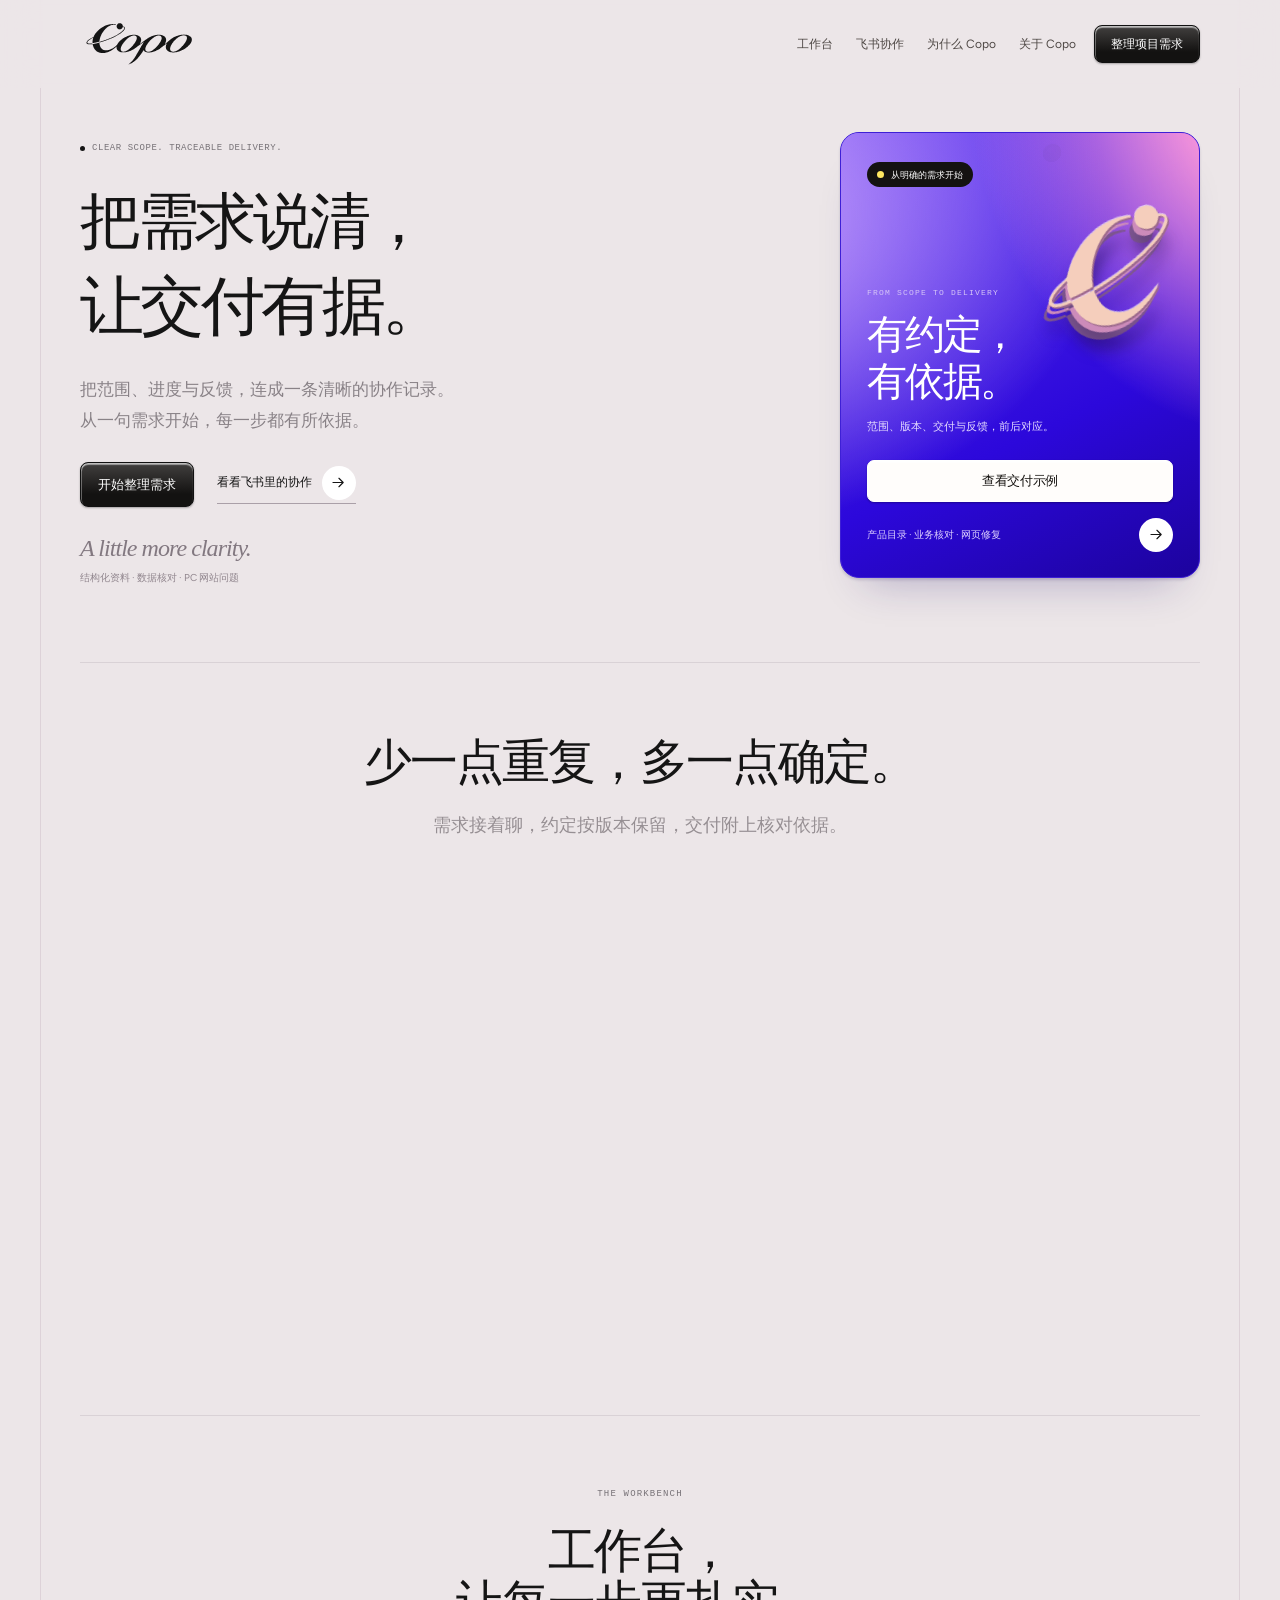
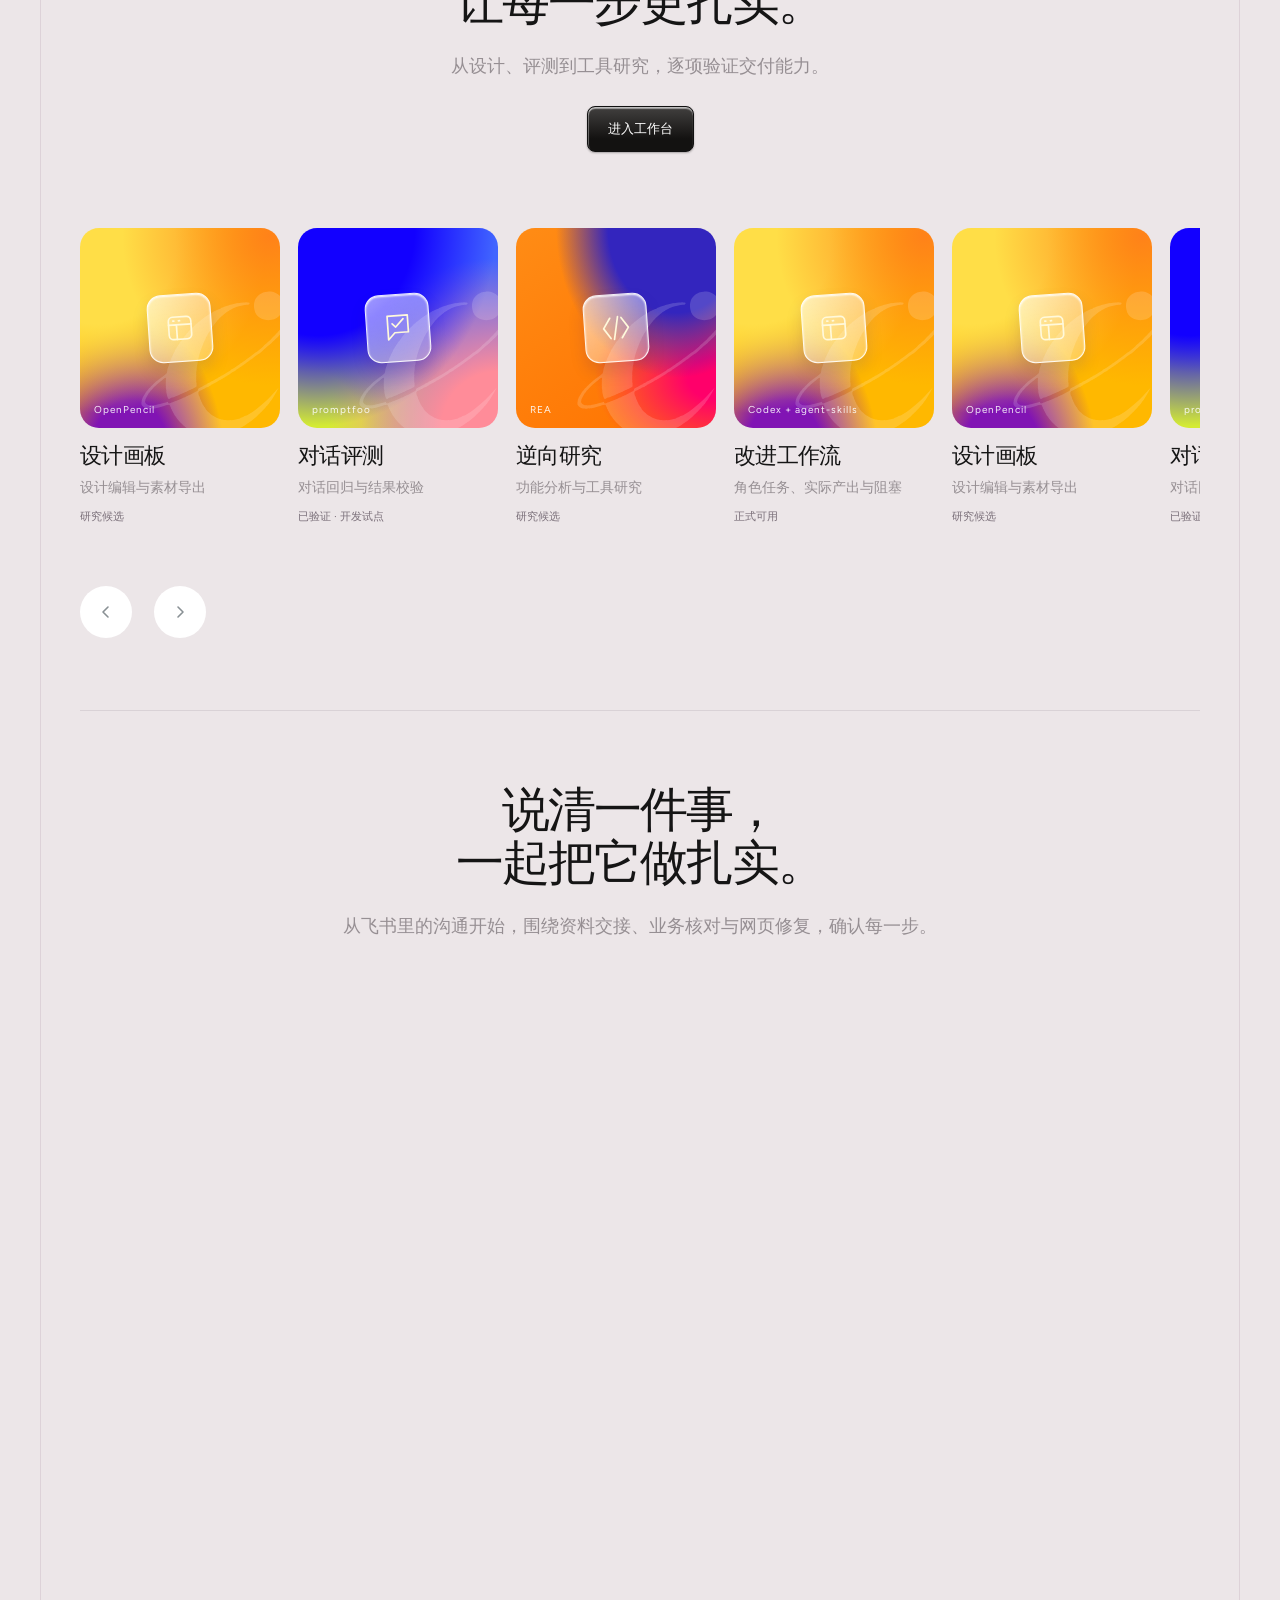
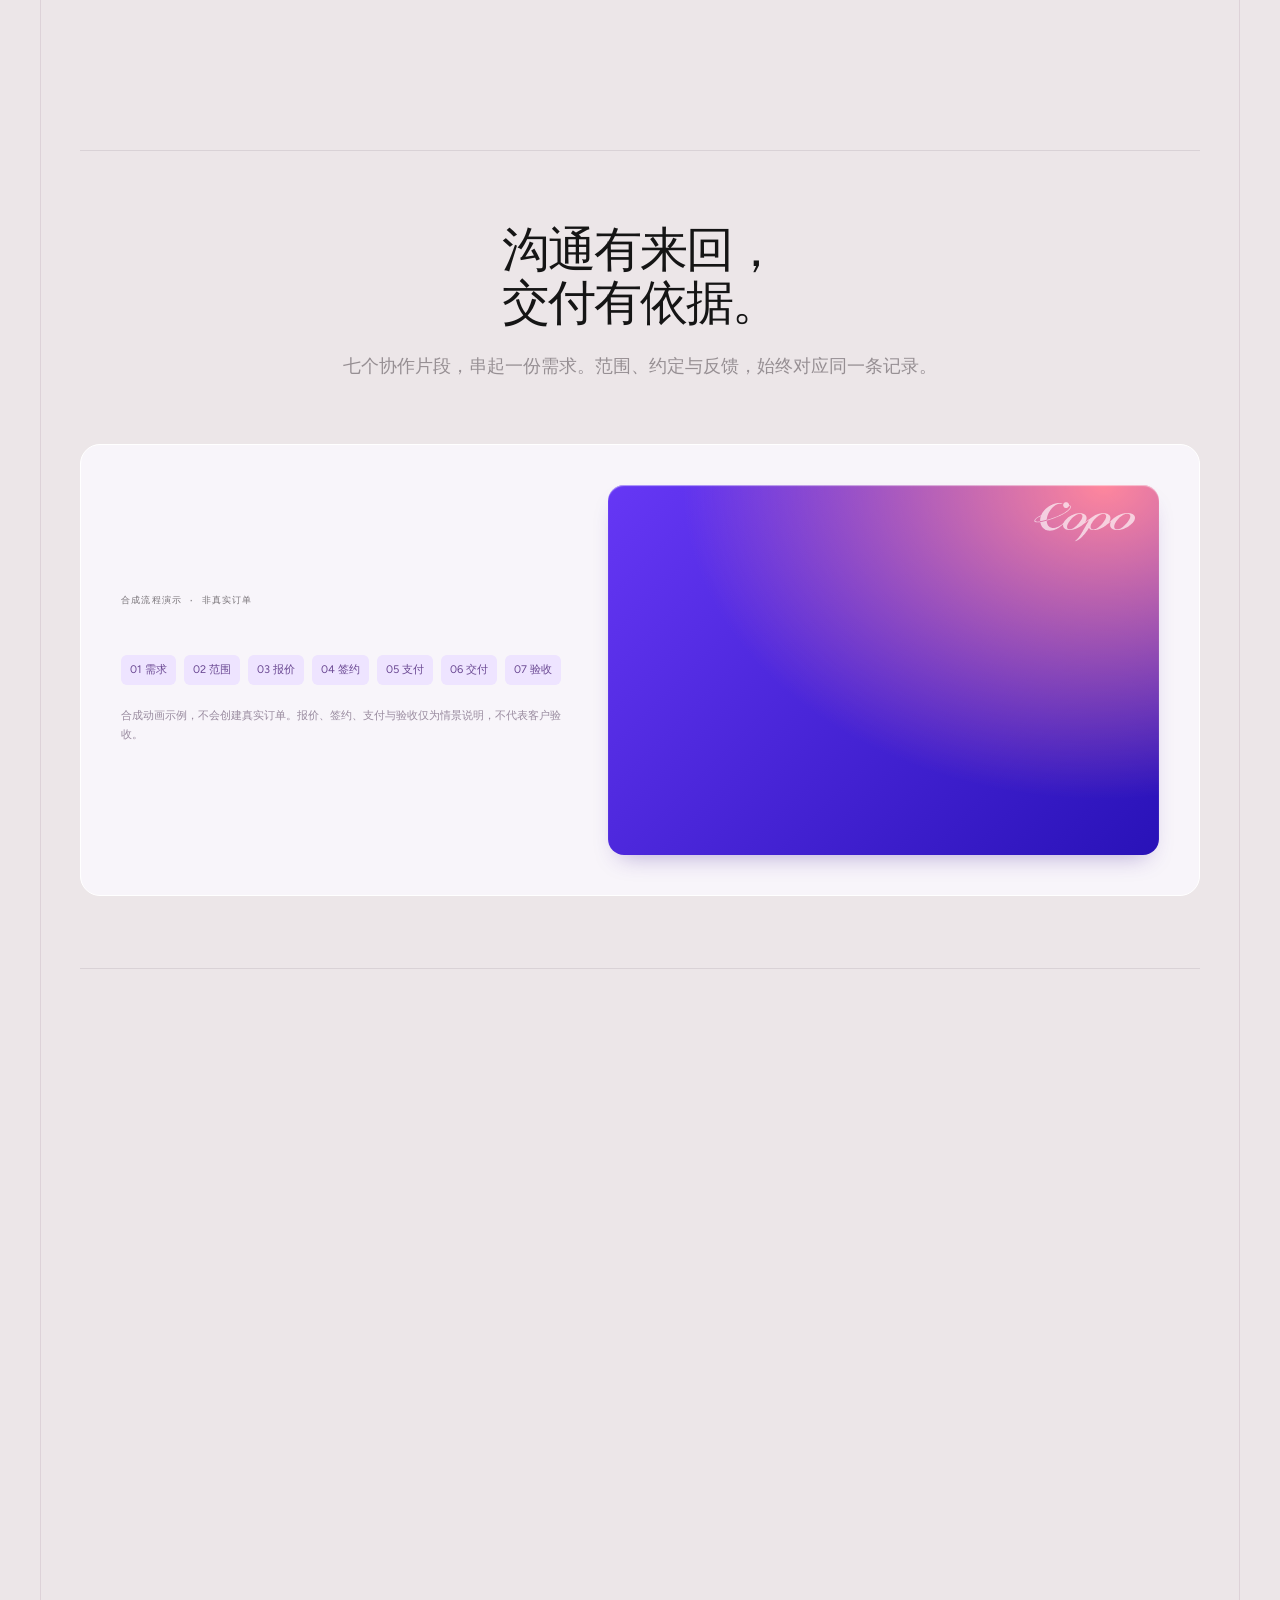
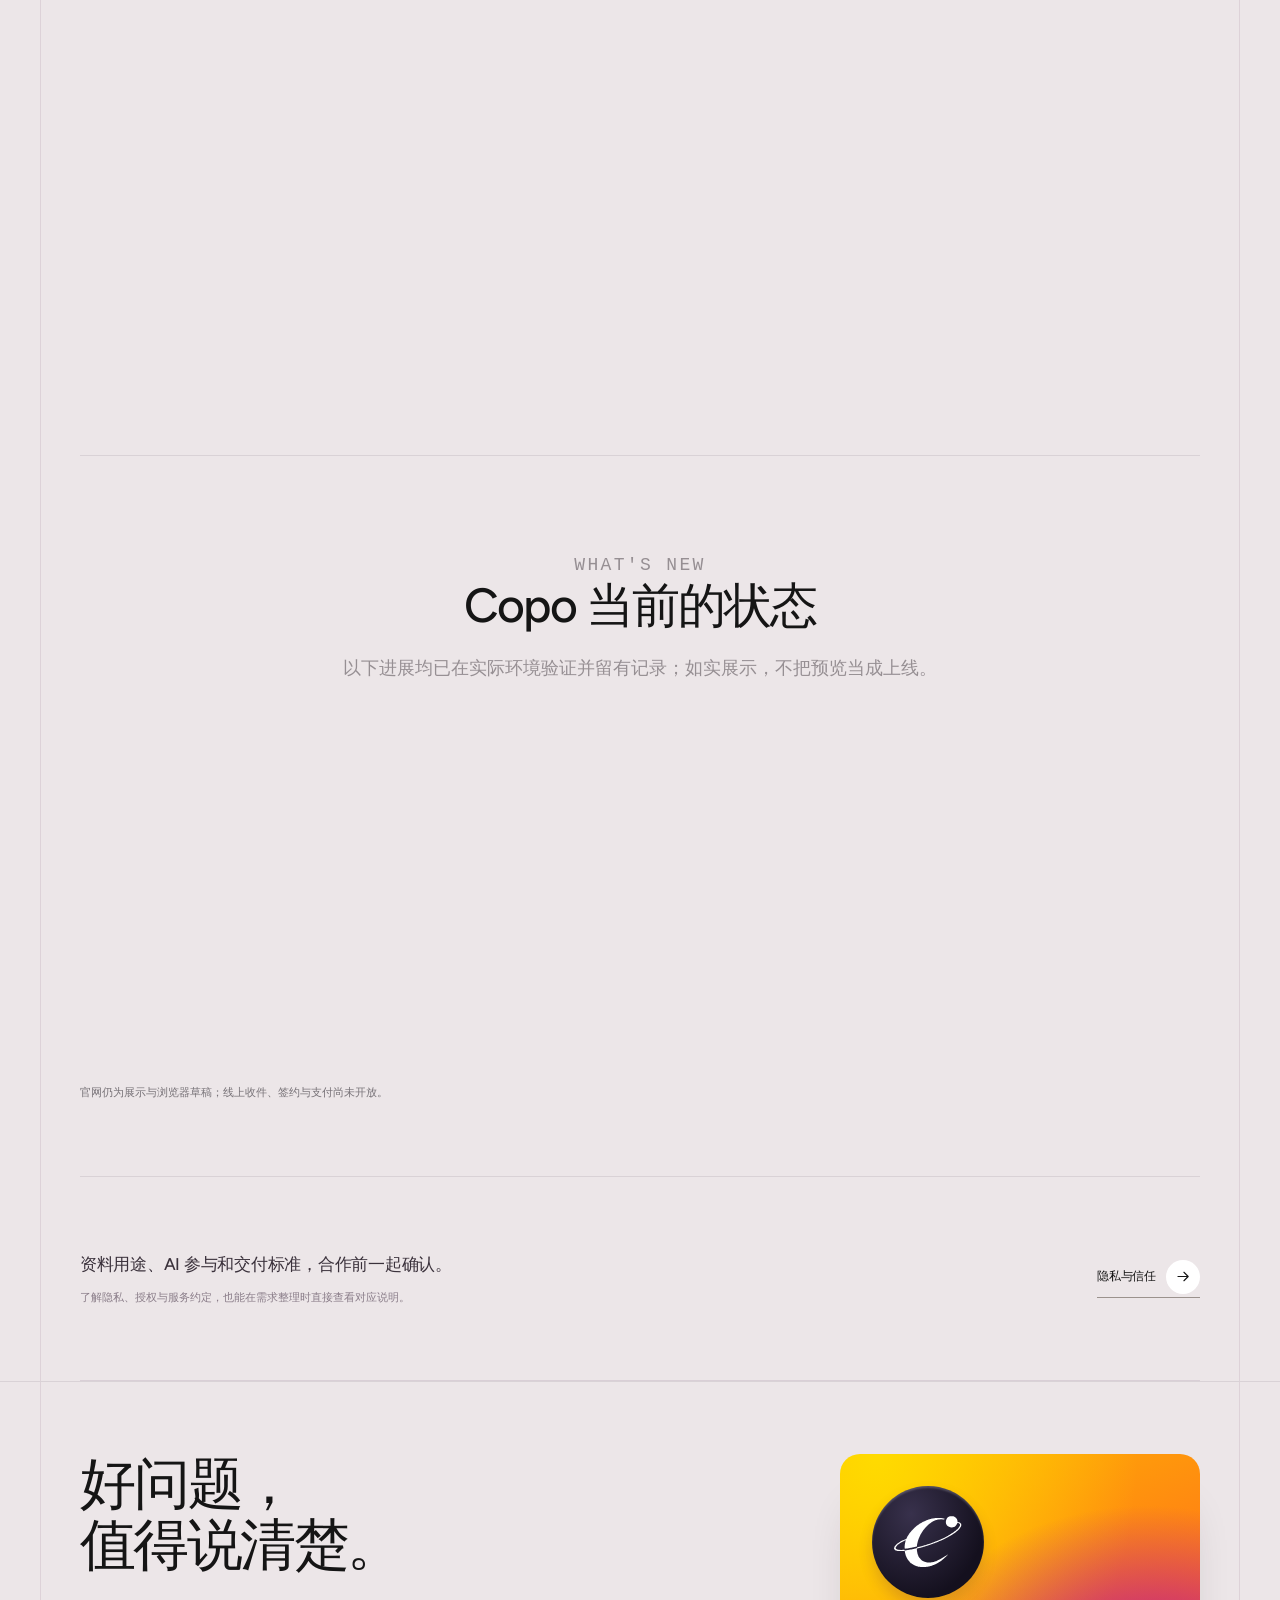
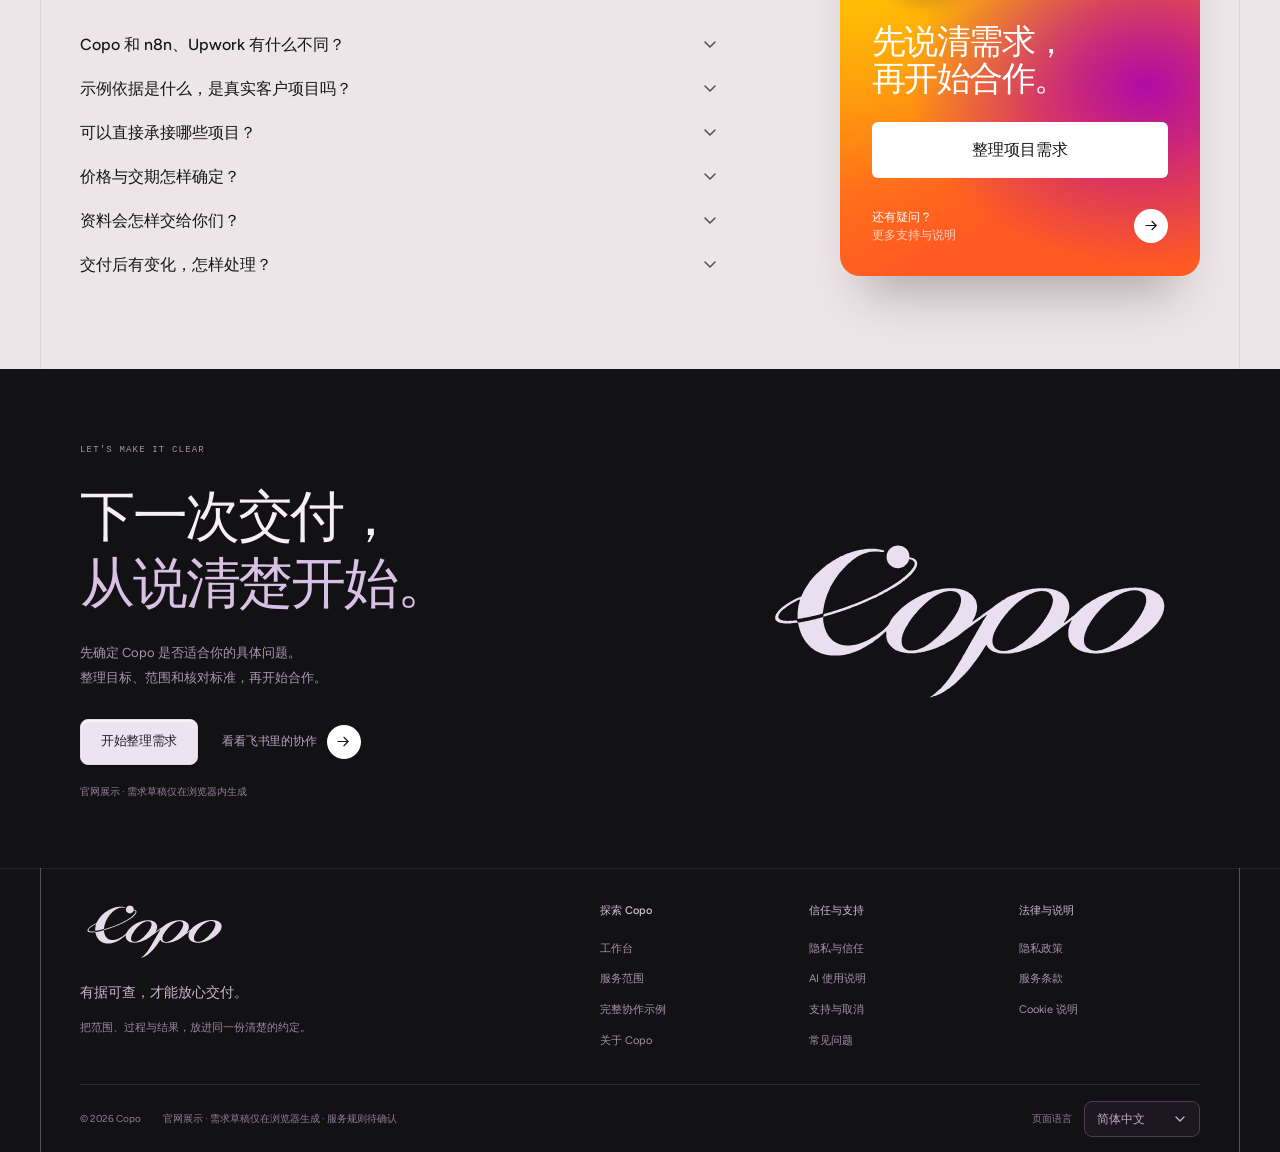
<file: index.html>
<!doctype html>
<html lang="zh-CN">
<head>
  <meta charset="utf-8">
  <meta name="viewport" content="width=device-width, initial-scale=1">
  <meta name="description" content="在飞书里澄清需求、确认范围、跟进交付与反馈。了解 Copo 的基本功能、协作优势与专业交接示例。">
  <meta name="referrer" content="no-referrer">
  <meta name="robots" content="noindex, nofollow">
  <meta name="theme-color" content="#ece6e8">
  <meta http-equiv="Content-Security-Policy" content="default-src 'none'; script-src 'self'; style-src 'self'; font-src data:; img-src 'self'; connect-src 'self'; form-action 'none'; base-uri 'none'; object-src 'none'">
  <title>Copo · 从需求，到可核对的交付</title>
  <link rel="icon" href="favicon.svg?v=lunar-20261014" type="image/svg+xml">
  <link rel="stylesheet" href="tokens.css">
  <link rel="stylesheet" href="website.css">
  <script src="website-copy.js" defer></script>
  <script src="workbench-catalog.js" defer></script>
  <script src="website.js" defer></script>
  <script src="robot.js" defer></script>
  <link rel="stylesheet" href="robot-motion.css">
  <script src="robot-motion.js?v=journey60-8" defer></script>
  <script src="website-robot.js?v=journey60-8" defer></script>
</head>
<body data-surface="public" data-page="home">
  <a class="skip-link" href="#main">跳到主要内容</a>
  <header id="site-header"></header>
  <main id="main" tabindex="-1"></main>
  <footer id="site-footer"></footer>
  <noscript><p>请启用 JavaScript 查看交互预览。此页面不会上传资料。</p></noscript>
</body>
</html>
</file>
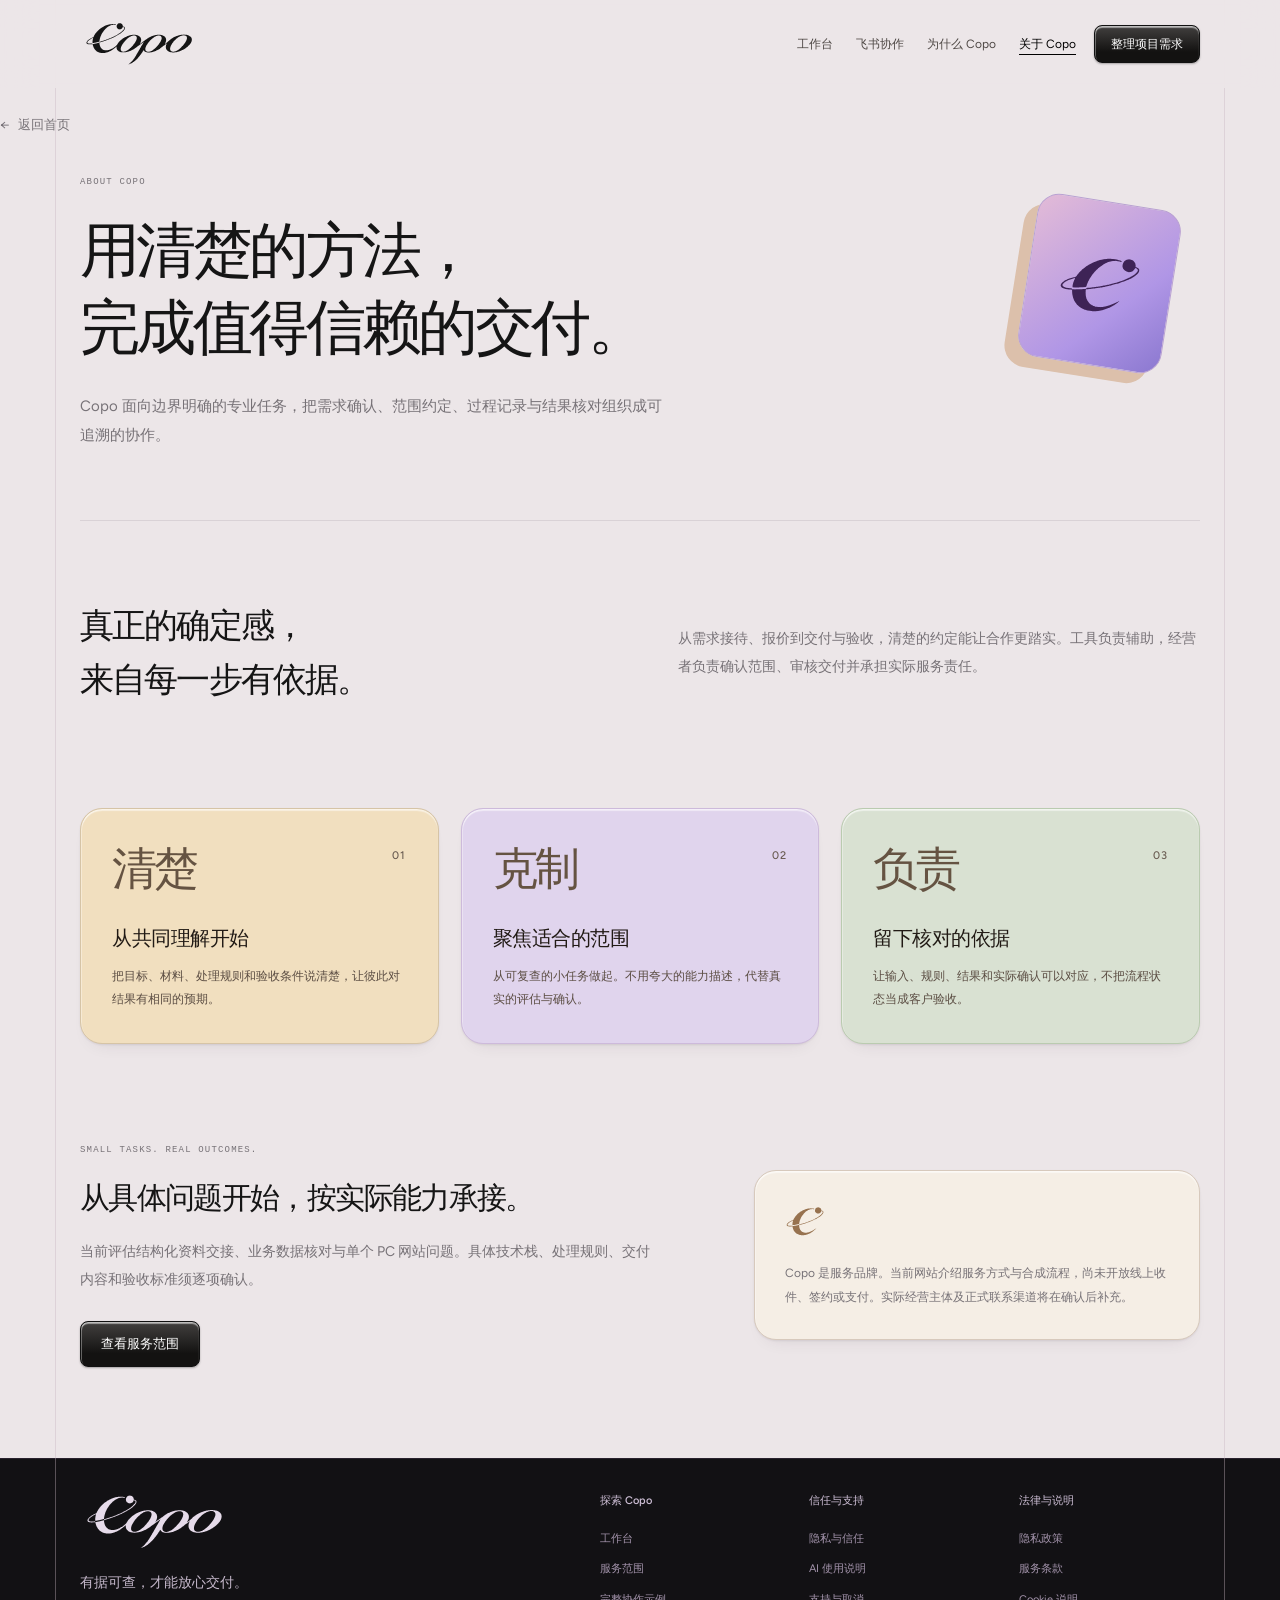
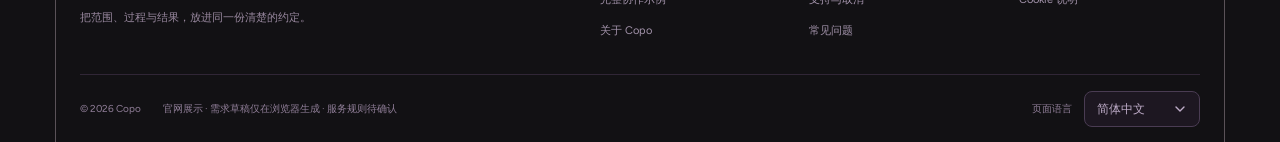
<file: about.html>
<!doctype html>
<html lang="zh-CN">
<head>
  <meta charset="utf-8">
  <meta name="viewport" content="width=device-width, initial-scale=1">
  <meta name="description" content="了解 Copo 的服务理念、当前服务范围与工作方式。">
  <meta name="referrer" content="no-referrer">
  <meta name="robots" content="noindex, nofollow">
  <meta name="theme-color" content="#ece6e8">
  <meta http-equiv="Content-Security-Policy" content="default-src 'none'; script-src 'self'; style-src 'self'; font-src data:; img-src 'self'; connect-src 'self'; form-action 'none'; base-uri 'none'; object-src 'none'">
  <title>关于 Copo · 让专业交付有据可查</title>
  <link rel="icon" href="favicon.svg?v=lunar-20261014" type="image/svg+xml">
  <link rel="stylesheet" href="tokens.css">
  <link rel="stylesheet" href="website.css">
  <script src="website-copy.js" defer></script>
  <script src="website.js" defer></script>
</head>
<body data-surface="public" data-page="about">
  <a class="skip-link" href="#main">跳到主要内容</a>
  <header id="site-header"></header>
  <main id="main" tabindex="-1"></main>
  <footer id="site-footer"></footer>
  <noscript><p>请启用 JavaScript 查看交互预览。此页面不会上传资料。</p></noscript>
</body>
</html>
</file>
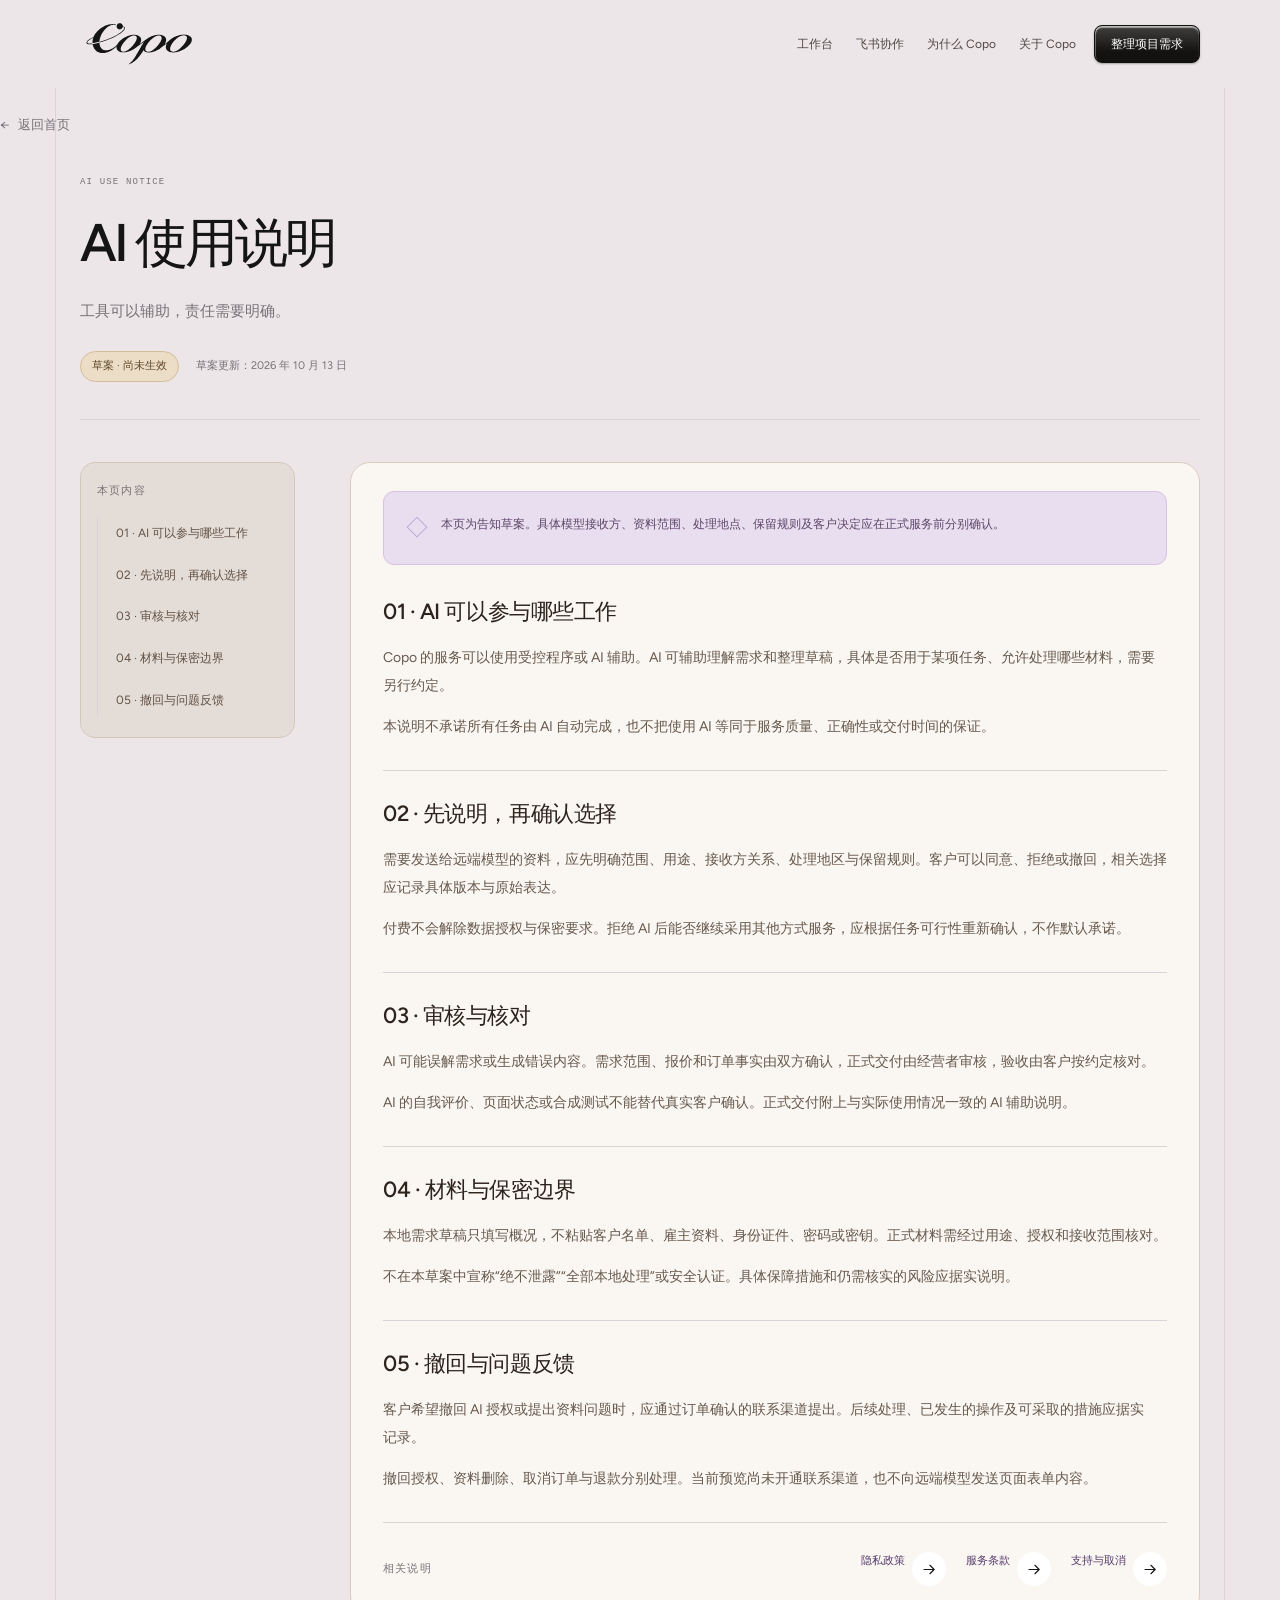
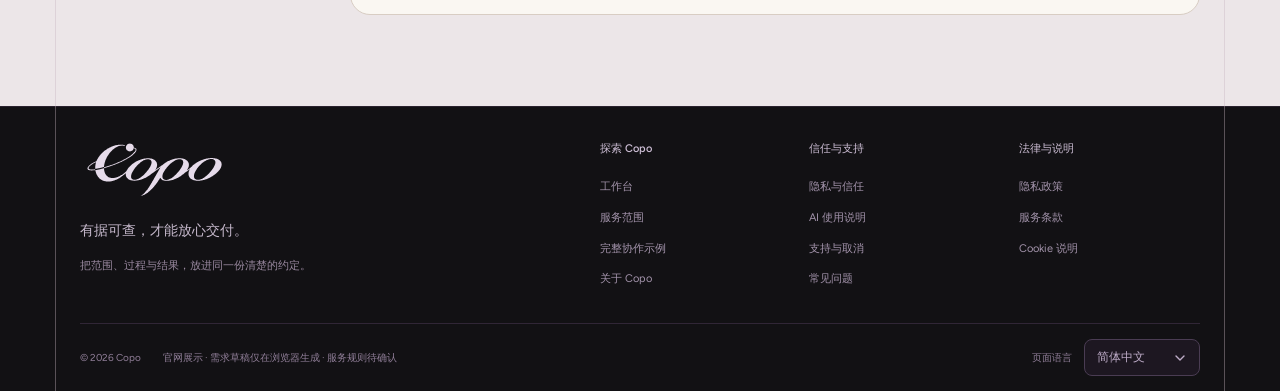
<file: ai.html>
<!doctype html>
<html lang="zh-CN">
<head>
  <meta charset="utf-8">
  <meta name="viewport" content="width=device-width, initial-scale=1">
  <meta name="description" content="了解 AI 辅助的适用范围、授权与审核方式。">
  <meta name="referrer" content="no-referrer">
  <meta name="robots" content="noindex, nofollow">
  <meta name="theme-color" content="#ece6e8">
  <meta http-equiv="Content-Security-Policy" content="default-src 'none'; script-src 'self'; style-src 'self'; font-src data:; img-src 'self'; connect-src 'self'; form-action 'none'; base-uri 'none'; object-src 'none'">
  <title>AI 使用说明草案 · Copo</title>
  <link rel="icon" href="favicon.svg?v=lunar-20261014" type="image/svg+xml">
  <link rel="stylesheet" href="tokens.css">
  <link rel="stylesheet" href="website.css">
  <script src="website-copy.js" defer></script>
  <script src="website.js" defer></script>
</head>
<body data-surface="public" data-page="ai">
  <a class="skip-link" href="#main">跳到主要内容</a>
  <header id="site-header"></header>
  <main id="main" tabindex="-1"></main>
  <footer id="site-footer"></footer>
  <noscript><p>请启用 JavaScript 查看交互预览。此页面不会上传资料。</p></noscript>
</body>
</html>
</file>
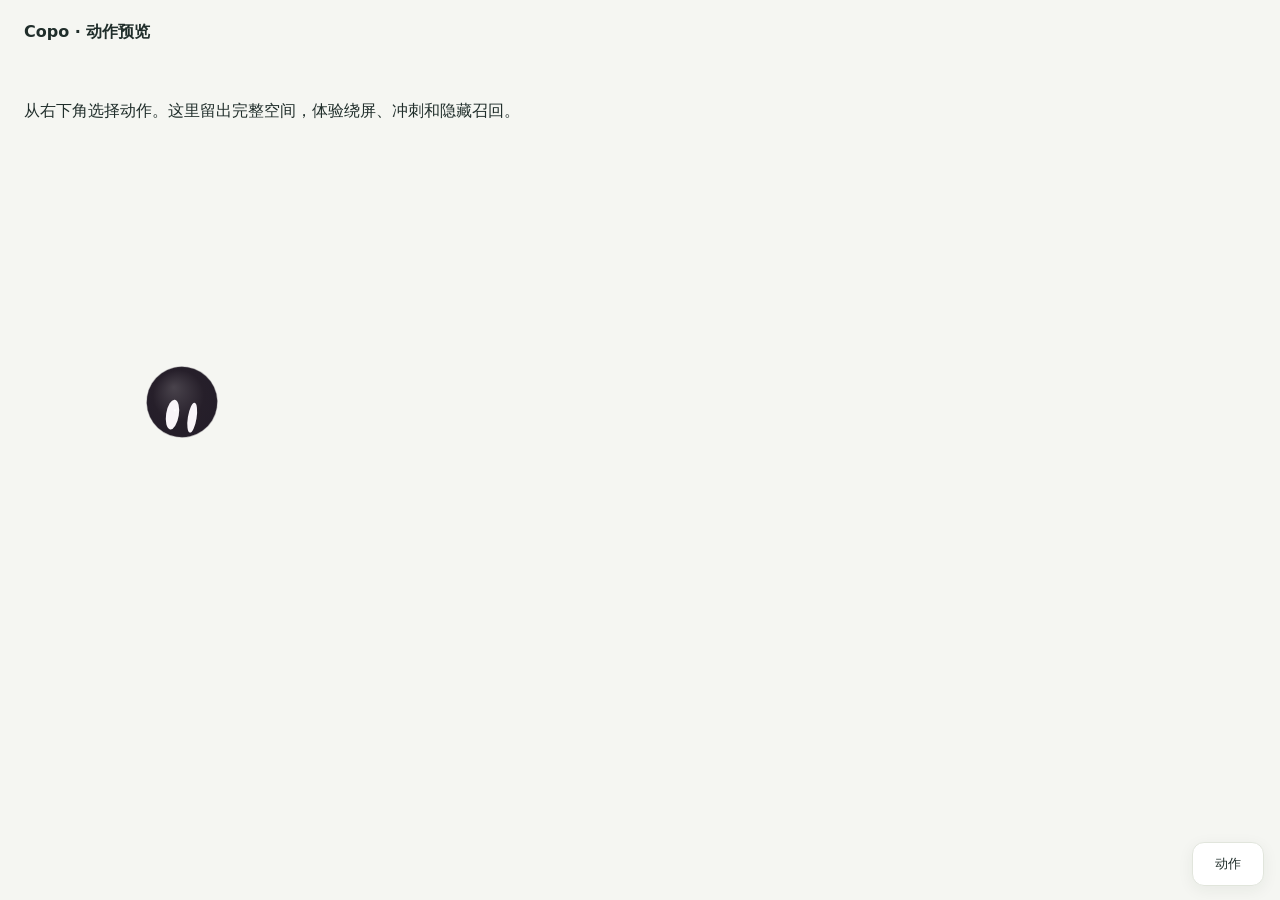
<file: motion-preview.html>
<!doctype html><html lang="zh-CN"><head><meta charset="utf-8"><meta name="viewport" content="width=device-width,initial-scale=1"><title>Copo · 机器人动作预览</title><link rel="stylesheet" href="tokens.css"><link rel="stylesheet" href="robot-motion.css"><script src="robot.js" defer></script><script src="robot-motion.js" defer></script><script src="motion-preview.js" defer></script></head><body class="copo-motion-preview"><header><strong>Copo · 动作预览</strong></header><main><p id="preview-copy"></p></main><div id="preview-robot"><div id="preview-body"></div></div></body></html>
</file>
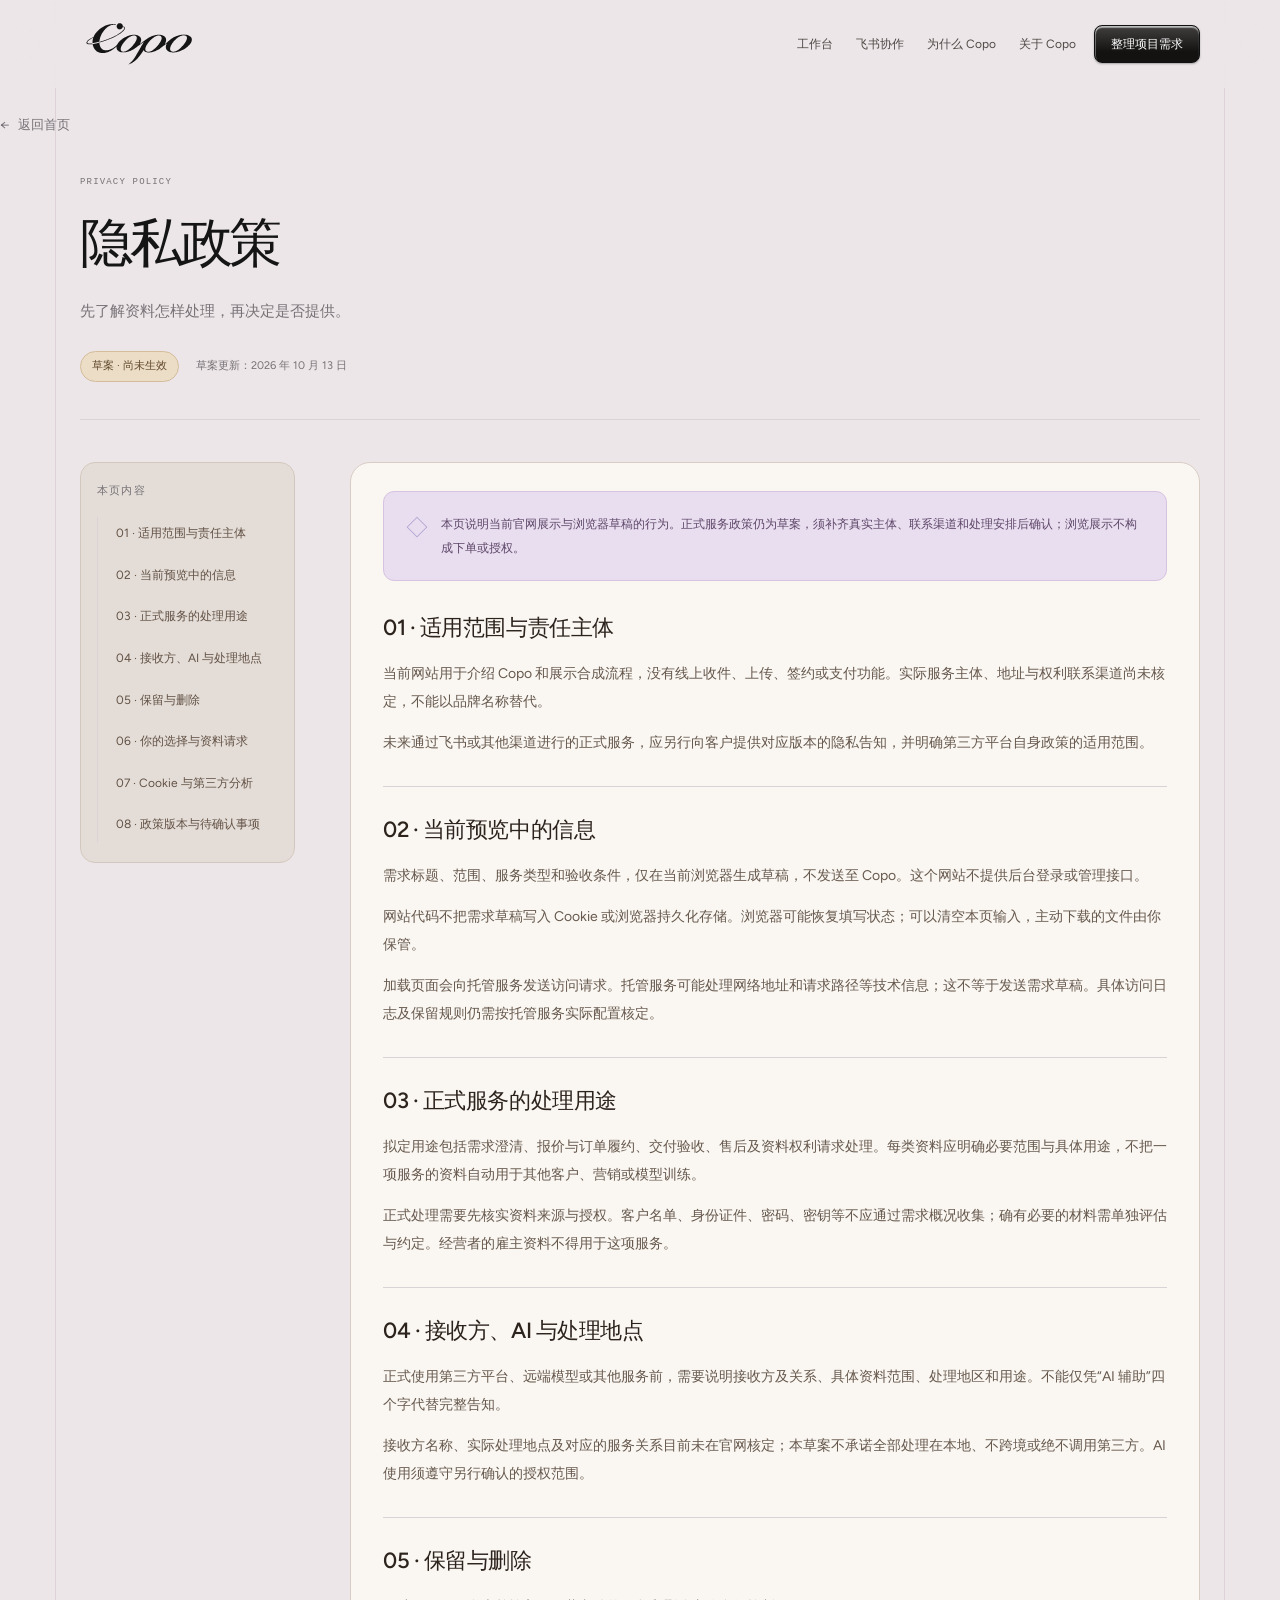
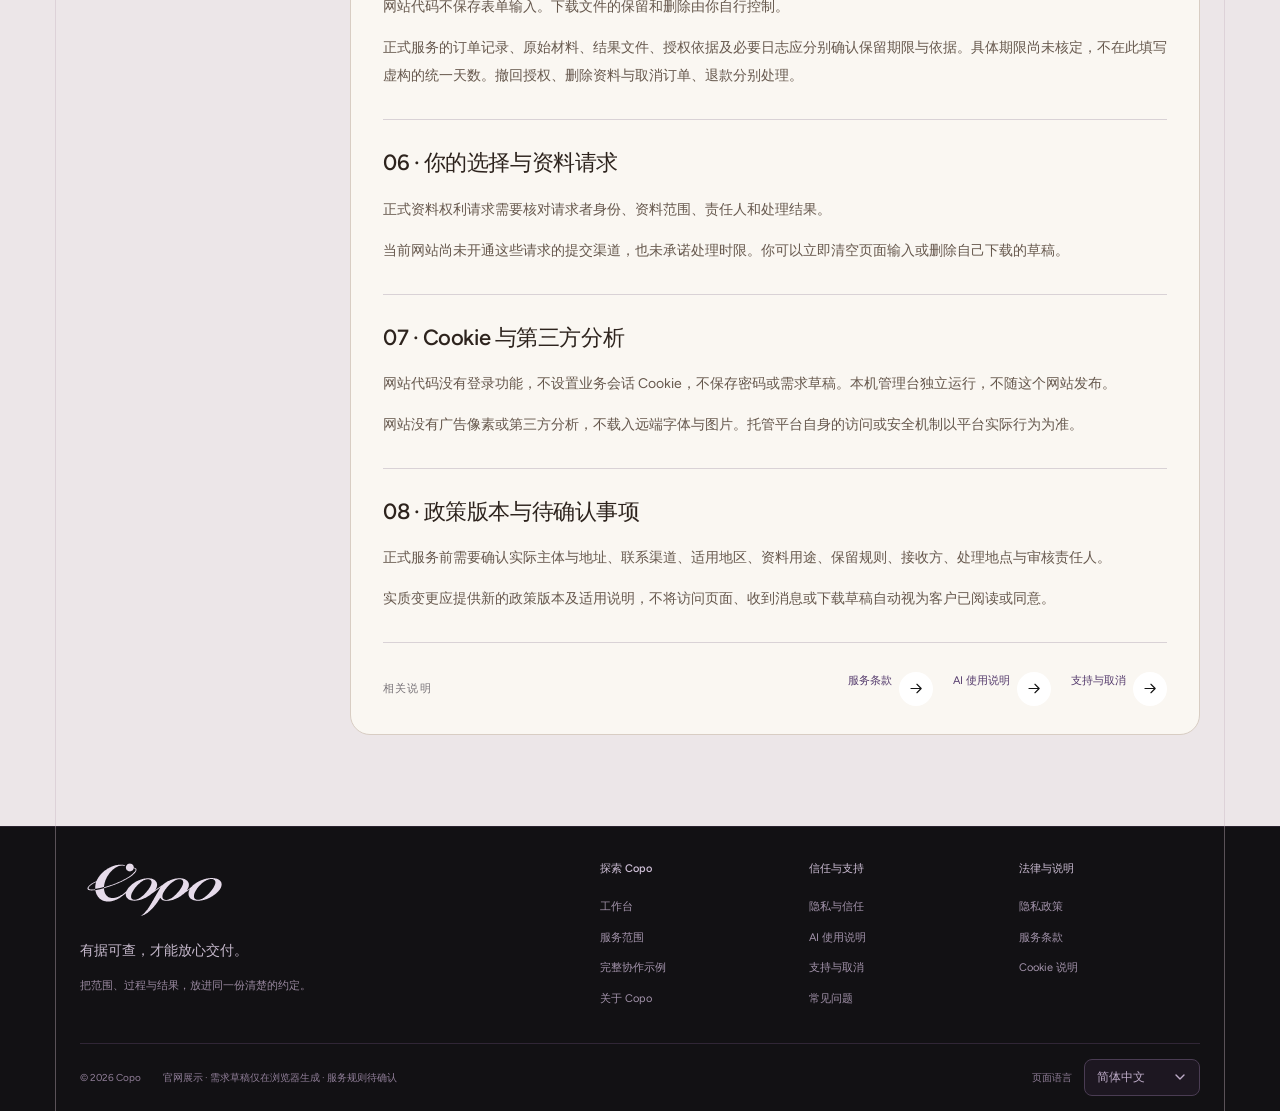
<file: privacy.html>
<!doctype html>
<html lang="zh-CN">
<head>
  <meta charset="utf-8">
  <meta name="viewport" content="width=device-width, initial-scale=1">
  <meta name="description" content="Copo 官网本地预览的隐私说明及正式服务政策待确认事项。">
  <meta name="referrer" content="no-referrer">
  <meta name="robots" content="noindex, nofollow">
  <meta name="theme-color" content="#ece6e8">
  <meta http-equiv="Content-Security-Policy" content="default-src 'none'; script-src 'self'; style-src 'self'; font-src data:; img-src 'self'; connect-src 'self'; form-action 'none'; base-uri 'none'; object-src 'none'">
  <title>隐私政策草案 · Copo</title>
  <link rel="icon" href="favicon.svg?v=lunar-20261014" type="image/svg+xml">
  <link rel="stylesheet" href="tokens.css">
  <link rel="stylesheet" href="website.css">
  <script src="website-copy.js" defer></script>
  <script src="website.js" defer></script>
</head>
<body data-surface="public" data-page="privacy">
  <a class="skip-link" href="#main">跳到主要内容</a>
  <header id="site-header"></header>
  <main id="main" tabindex="-1"></main>
  <footer id="site-footer"></footer>
  <noscript><p>请启用 JavaScript 查看交互预览。此页面不会上传资料。</p></noscript>
</body>
</html>
</file>
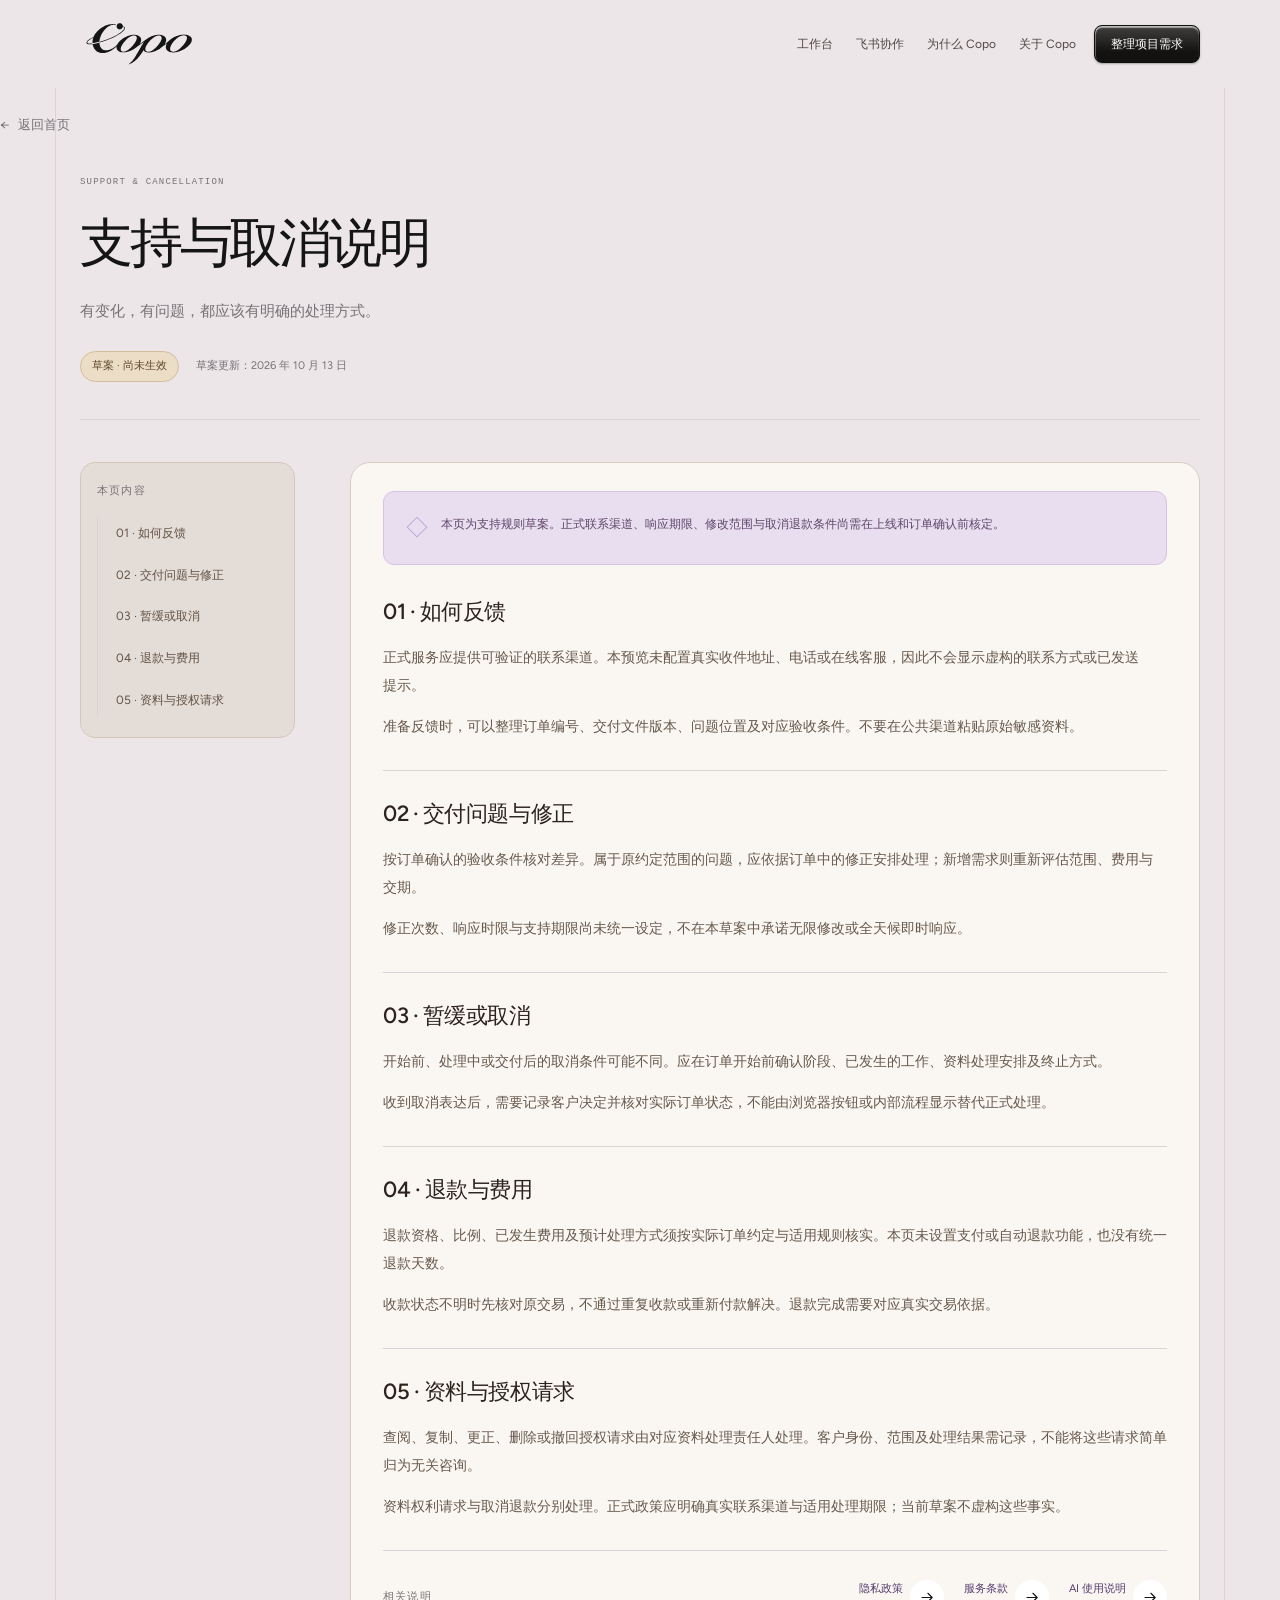
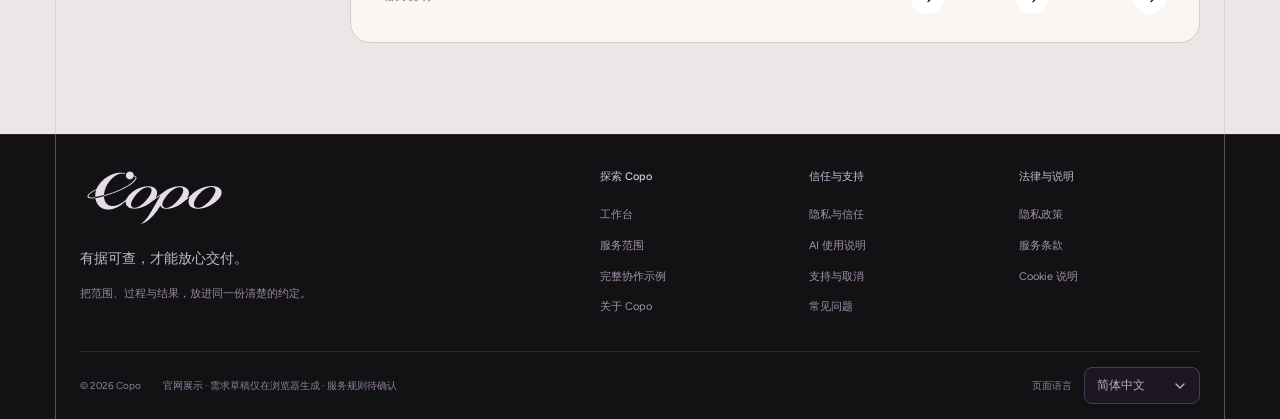
<file: support.html>
<!doctype html>
<html lang="zh-CN">
<head>
  <meta charset="utf-8">
  <meta name="viewport" content="width=device-width, initial-scale=1">
  <meta name="description" content="了解需求变更、交付问题反馈、取消和退款的拟定处理方式。">
  <meta name="referrer" content="no-referrer">
  <meta name="robots" content="noindex, nofollow">
  <meta name="theme-color" content="#ece6e8">
  <meta http-equiv="Content-Security-Policy" content="default-src 'none'; script-src 'self'; style-src 'self'; font-src data:; img-src 'self'; connect-src 'self'; form-action 'none'; base-uri 'none'; object-src 'none'">
  <title>支持与取消说明草案 · Copo</title>
  <link rel="icon" href="favicon.svg?v=lunar-20261014" type="image/svg+xml">
  <link rel="stylesheet" href="tokens.css">
  <link rel="stylesheet" href="website.css">
  <script src="website-copy.js" defer></script>
  <script src="website.js" defer></script>
</head>
<body data-surface="public" data-page="support">
  <a class="skip-link" href="#main">跳到主要内容</a>
  <header id="site-header"></header>
  <main id="main" tabindex="-1"></main>
  <footer id="site-footer"></footer>
  <noscript><p>请启用 JavaScript 查看交互预览。此页面不会上传资料。</p></noscript>
</body>
</html>
</file>
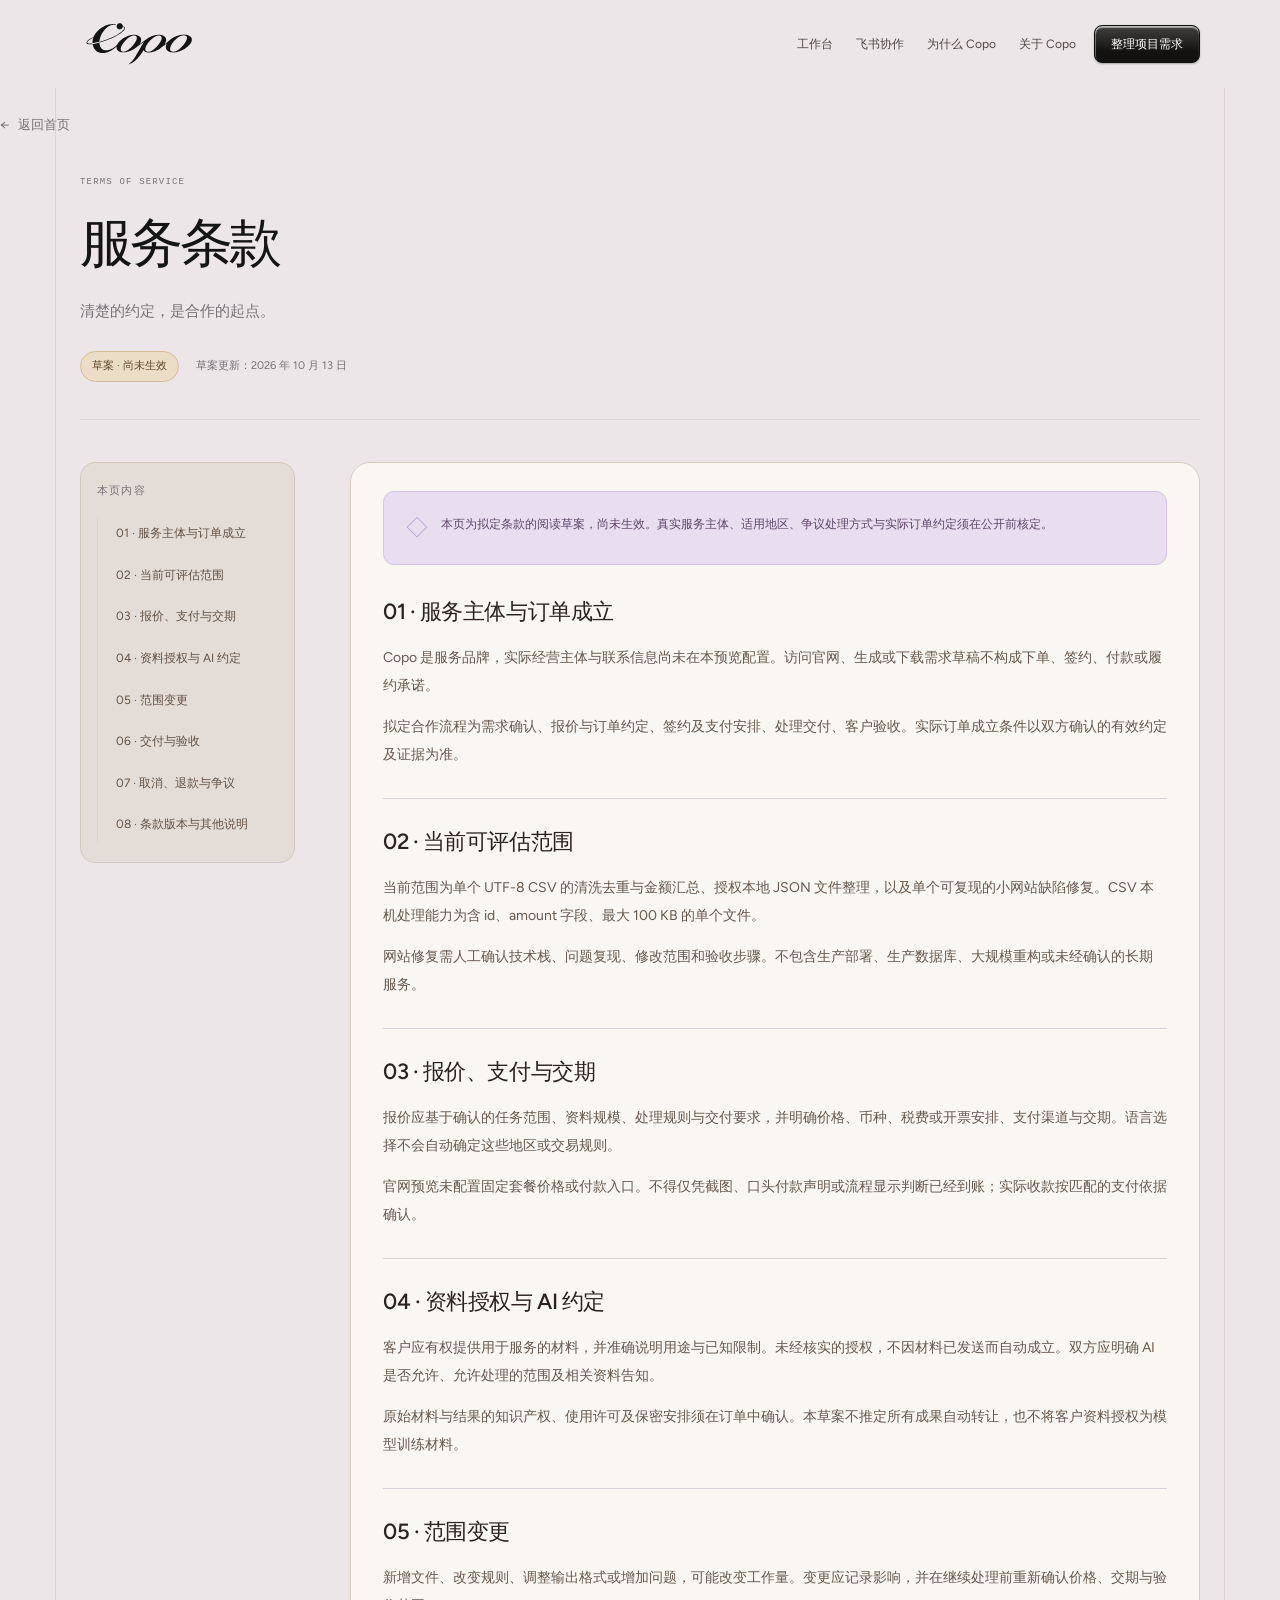
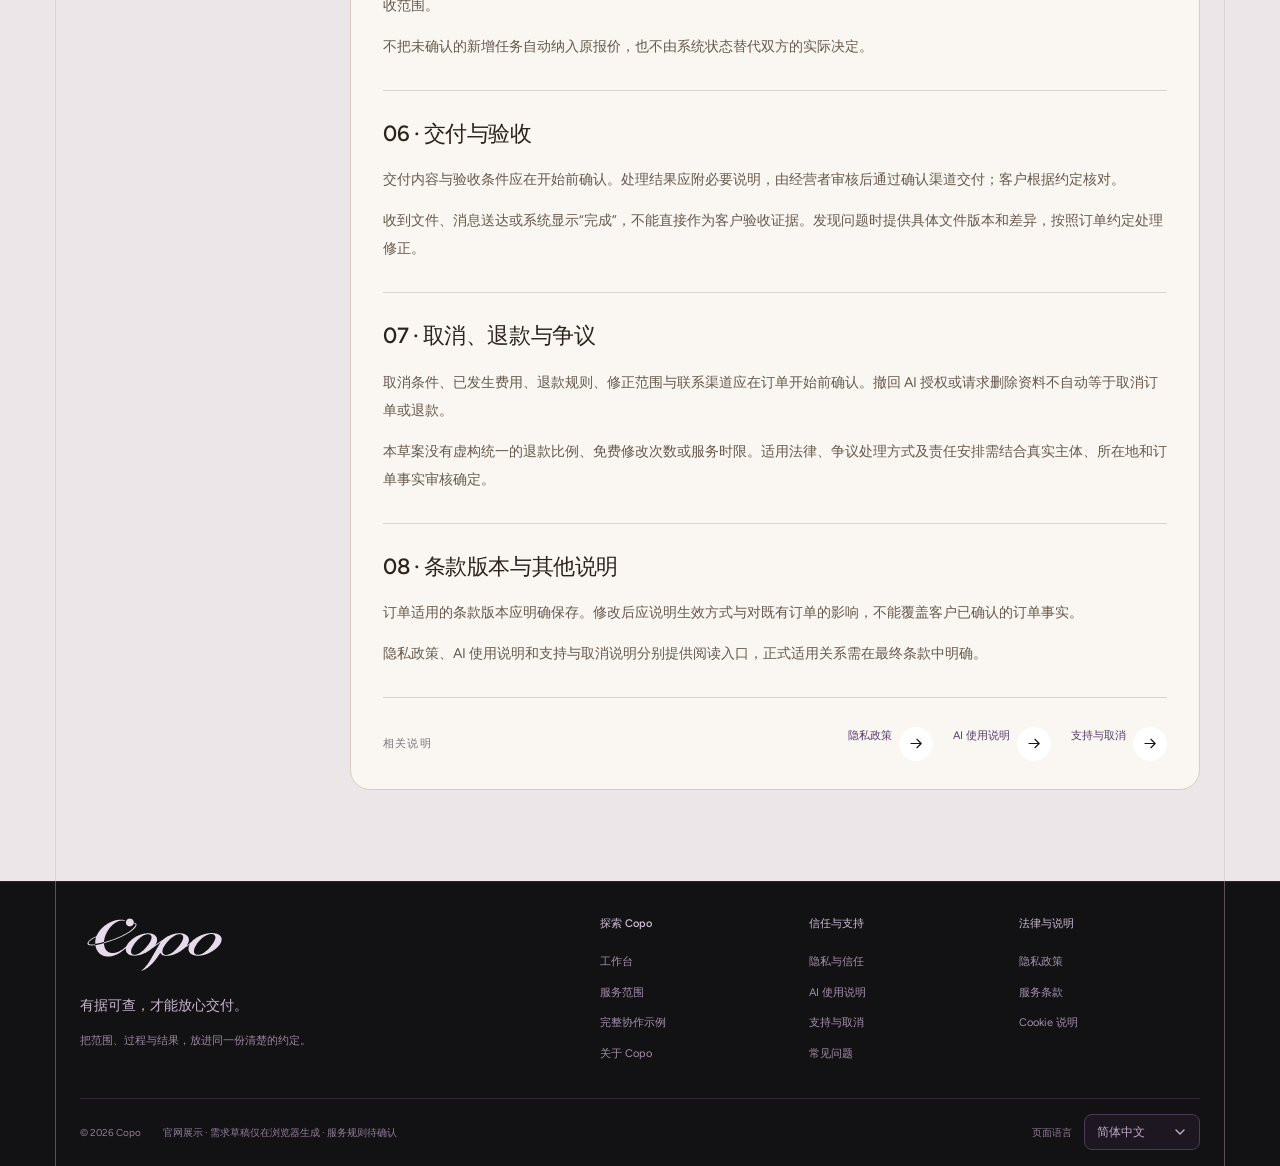
<file: terms.html>
<!doctype html>
<html lang="zh-CN">
<head>
  <meta charset="utf-8">
  <meta name="viewport" content="width=device-width, initial-scale=1">
  <meta name="description" content="了解需求、报价、范围变更、交付与验收的拟定约定。">
  <meta name="referrer" content="no-referrer">
  <meta name="robots" content="noindex, nofollow">
  <meta name="theme-color" content="#ece6e8">
  <meta http-equiv="Content-Security-Policy" content="default-src 'none'; script-src 'self'; style-src 'self'; font-src data:; img-src 'self'; connect-src 'self'; form-action 'none'; base-uri 'none'; object-src 'none'">
  <title>服务条款草案 · Copo</title>
  <link rel="icon" href="favicon.svg?v=lunar-20261014" type="image/svg+xml">
  <link rel="stylesheet" href="tokens.css">
  <link rel="stylesheet" href="website.css">
  <script src="website-copy.js" defer></script>
  <script src="website.js" defer></script>
</head>
<body data-surface="public" data-page="terms">
  <a class="skip-link" href="#main">跳到主要内容</a>
  <header id="site-header"></header>
  <main id="main" tabindex="-1"></main>
  <footer id="site-footer"></footer>
  <noscript><p>请启用 JavaScript 查看交互预览。此页面不会上传资料。</p></noscript>
</body>
</html>
</file>
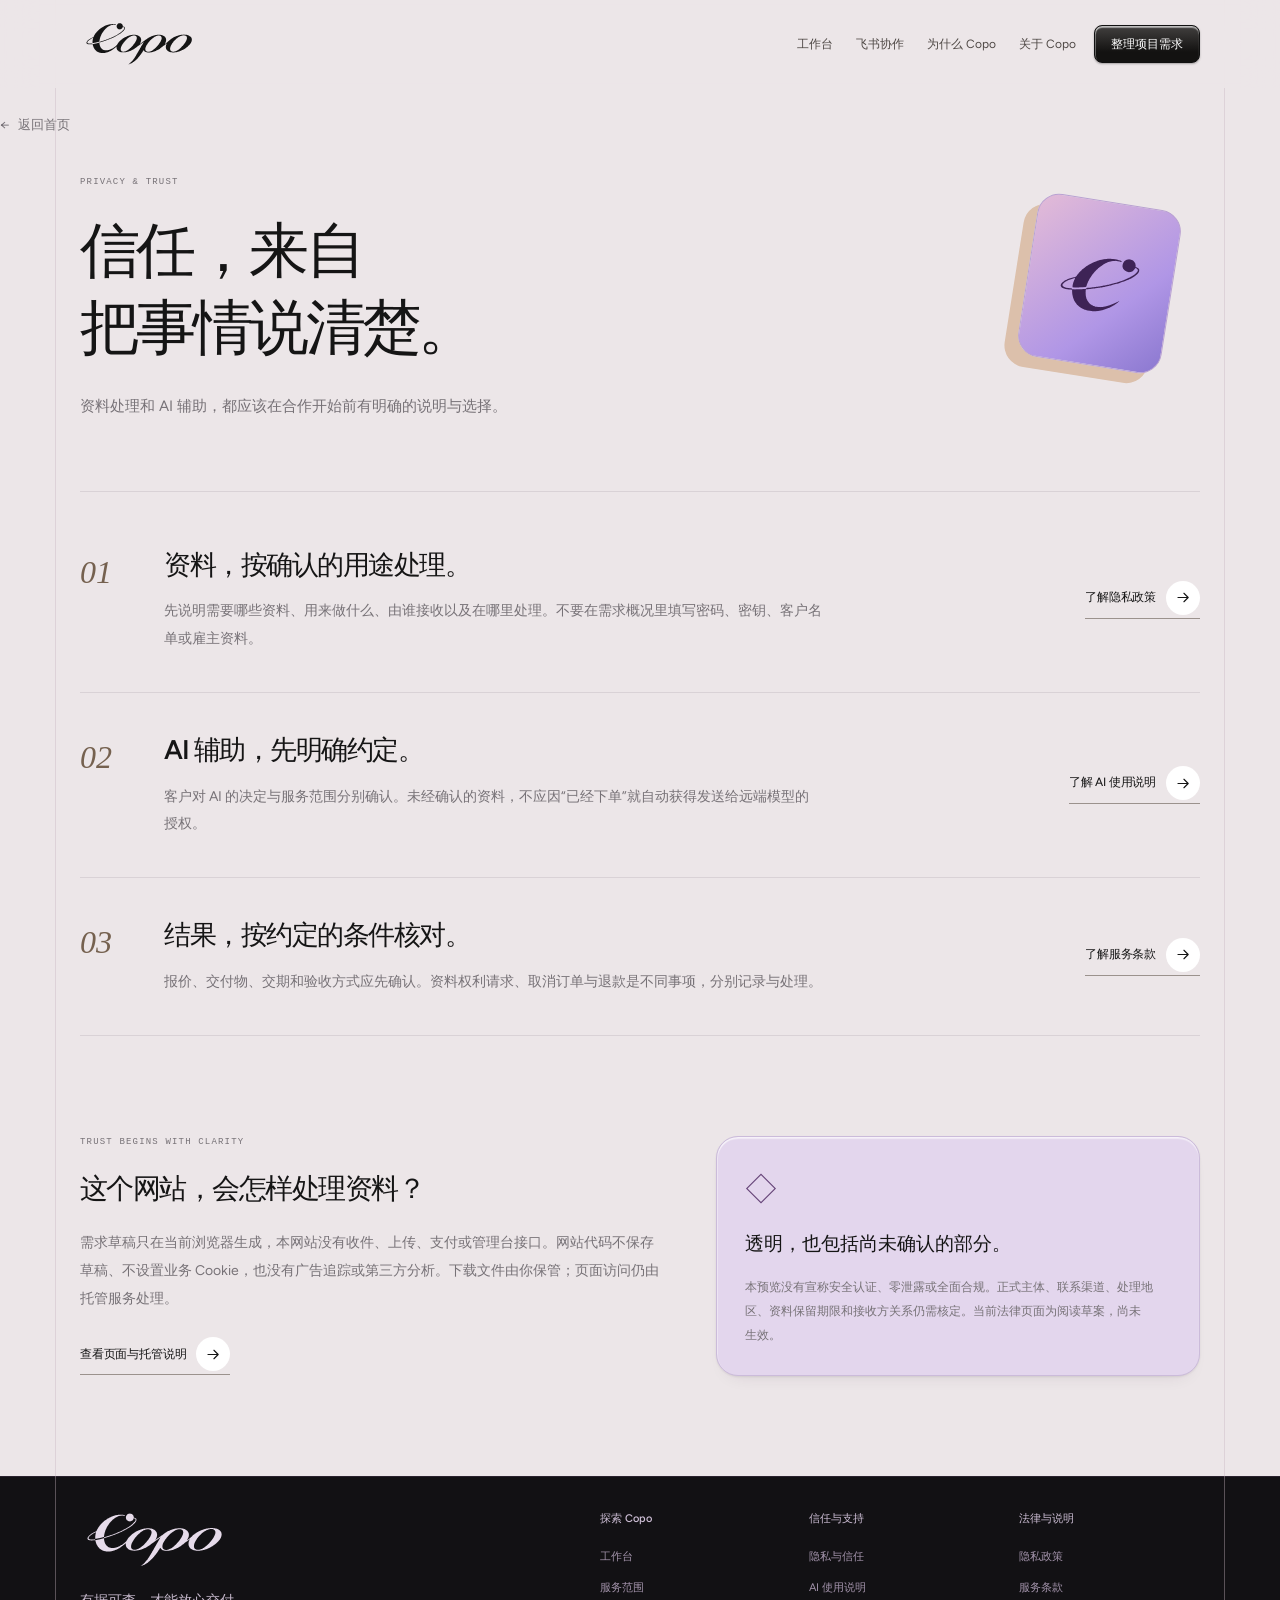
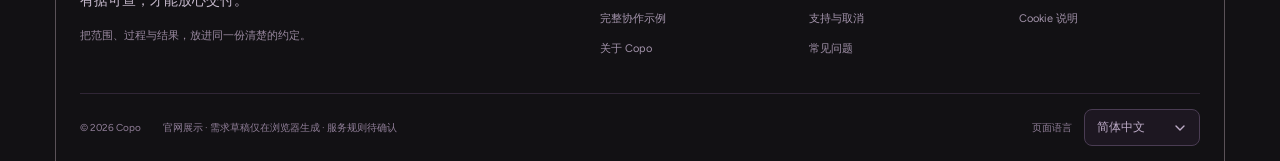
<file: trust.html>
<!doctype html>
<html lang="zh-CN">
<head>
  <meta charset="utf-8">
  <meta name="viewport" content="width=device-width, initial-scale=1">
  <meta name="description" content="了解 Copo 的资料处理、AI 辅助使用与交付核对方式。">
  <meta name="referrer" content="no-referrer">
  <meta name="robots" content="noindex, nofollow">
  <meta name="theme-color" content="#ece6e8">
  <meta http-equiv="Content-Security-Policy" content="default-src 'none'; script-src 'self'; style-src 'self'; font-src data:; img-src 'self'; connect-src 'self'; form-action 'none'; base-uri 'none'; object-src 'none'">
  <title>隐私与信任 · Copo</title>
  <link rel="icon" href="favicon.svg?v=lunar-20261014" type="image/svg+xml">
  <link rel="stylesheet" href="tokens.css">
  <link rel="stylesheet" href="website.css">
  <script src="website-copy.js" defer></script>
  <script src="website.js" defer></script>
</head>
<body data-surface="public" data-page="trust">
  <a class="skip-link" href="#main">跳到主要内容</a>
  <header id="site-header"></header>
  <main id="main" tabindex="-1"></main>
  <footer id="site-footer"></footer>
  <noscript><p>请启用 JavaScript 查看交互预览。此页面不会上传资料。</p></noscript>
</body>
</html>
</file>
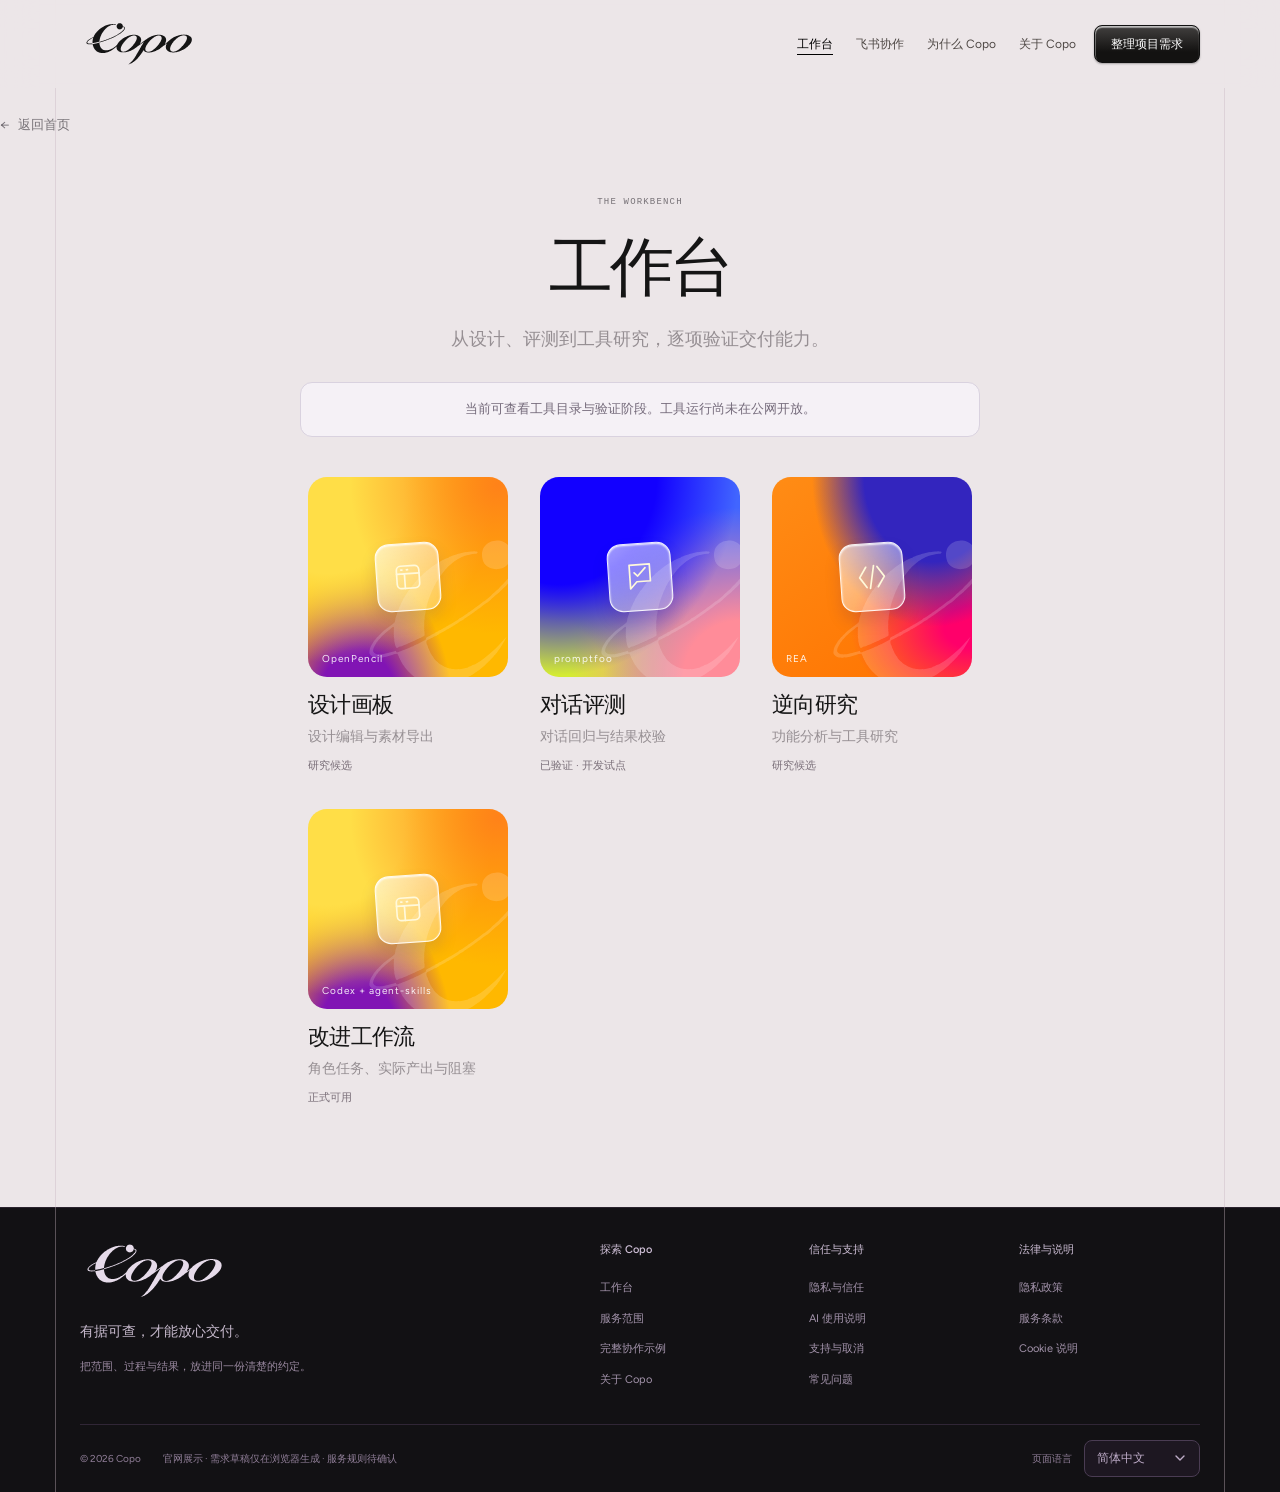
<file: workbench.html>
<!doctype html>
<html lang="zh-CN">
<head>
  <meta charset="utf-8">
  <meta name="viewport" content="width=device-width, initial-scale=1">
  <meta name="description" content="在飞书里澄清需求、确认范围、跟进交付与反馈。了解 Copo 的基本功能、协作优势与专业交接示例。">
  <meta name="referrer" content="no-referrer">
  <meta name="robots" content="noindex, nofollow">
  <meta name="theme-color" content="#ece6e8">
  <meta http-equiv="Content-Security-Policy" content="default-src 'none'; script-src 'self'; style-src 'self'; font-src data:; img-src 'self'; connect-src 'self'; form-action 'none'; base-uri 'none'; object-src 'none'">
  <title>工作台 · Copo</title>
  <link rel="icon" href="favicon.svg?v=lunar-20261014" type="image/svg+xml">
  <link rel="stylesheet" href="website.css">
  <script src="website-copy.js" defer></script>
  <script src="workbench-catalog.js" defer></script>
  <script src="website.js" defer></script>
</head>
<body data-surface="public" data-page="workbench">
  <a class="skip-link" href="#main">跳到主要内容</a>
  <header id="site-header"></header>
  <main id="main" tabindex="-1"></main>
  <footer id="site-footer"></footer>
  <noscript><p>请启用 JavaScript 查看交互预览。此页面不会上传资料。</p></noscript>
</body>
</html>
</file>
<file: tokens.css>
/* Copo 共享设计令牌 · 唯一源文件（界面重设计方案 §5.1）
 *
 * 语义变量只定义名称与回退值；站点主题赋值由各站点主题文件完成：
 *   - 管理台：life/web/console.css（绿色工具风，值迁移自 style.css）
 *   - 官网：life/website/website.css（paper/ink 编辑风）
 *   - 工作台：life/workbench/web/workbench.css（阶段 6 改引本文件）
 * 路由暴露：管理台 /assets/tokens.css、官网 /tokens.css（白名单）、工作台复用 /assets/tokens.css。
 * 旧变量名别名仅为兼容期保留；全部页面切换到新层后删除别名块（打磨计划阶段 6）。 */

:root {
  /* 形状与层次 */
  --copo-radius: 10px;
  --copo-radius-lg: 16px;
  --copo-shadow: 0 10px 32px rgba(32, 46, 43, 0.026);

  /* 字与间距（4/8/12/16/24/32） */
  --copo-font:
    -apple-system, BlinkMacSystemFont, "PingFang SC", "Segoe UI",
    "Microsoft YaHei", sans-serif;
  --copo-space-1: 4px;
  --copo-space-2: 8px;
  --copo-space-3: 12px;
  --copo-space-4: 16px;
  --copo-space-5: 24px;
  --copo-space-6: 32px;

  /* 语义色（回退值=管理台当前值；站点主题文件显式赋值覆盖） */
  --copo-bg: #f5f6f2;
  --copo-surface: #ffffff;
  --copo-ink: #202e2b;
  --copo-muted: #77807a;
  --copo-line: #e1e5dc;
  --copo-accent: #246b54;
  --copo-accent-soft: #e7f2e9;
  --copo-ok: #246b54;
  --copo-warn: #956b27;
  --copo-danger: #a34d41;

  /* 断点参考（CSS 变量不可用于媒体查询，仅供文档说明）：
     主断点 900px；管理台次级 560px、宽屏 1600px；官网保留 900/380。 */
}

/* 兼容别名：旧变量名 → 语义令牌。
 * 本文件先于旧样式层加载，旧层内同名声明会按原值生效；别名服务于
 * 只加载新层的改造页（打磨计划阶段 4 起逐页切换）。 */
:root {
  --bg: var(--copo-bg);
  --paper: var(--copo-surface);
  --ink: var(--copo-ink);
  --muted: var(--copo-muted);
  --line: var(--copo-line);
  --green: var(--copo-accent);
  --mint: var(--copo-accent-soft);
  --amber: var(--copo-warn);
  --red: var(--copo-danger);
  --shadow: var(--copo-shadow);
}
</file>
<file: website.css>
:root {
  --paper: #ece8e7;
  --ink: #131211;
  --muted: #65605e;
  --line: #d8d2cf;
  --surface: #e5e0de;
  --accent: #4821be;
  --accent-soft: #e9e0fb;
  --button: #141313;
  --radius: 22px;
  --display-serif: "Iowan Old Style", "Baskerville", "Songti SC", "STSong", Georgia, serif;
  font-family: "PingFang SC", "Microsoft YaHei", -apple-system, BlinkMacSystemFont, "Segoe UI", sans-serif;
  color: var(--ink);
  background: var(--paper);
  font-synthesis: none;
  line-height: 1.7;
  -webkit-font-smoothing: antialiased;
  scroll-behavior: smooth;
  scroll-padding-top: 104px;
}
* { box-sizing: border-box; }
body { margin: 0; min-width: 900px; }
button, input, textarea, select { font: inherit; }
button, a, input, textarea, select, summary { -webkit-tap-highlight-color: transparent; }
a { color: inherit; text-decoration: none; }
button, summary { cursor: pointer; }
button { color: inherit; }
button:disabled { cursor: default; }
p, h1, h2, h3, h4 { margin: 0; }
h1, h2, h3, h4 { font-weight: 600; }
p { text-wrap: pretty; }
svg { display: block; }
::selection { background: #e6e1ff; color: var(--ink); }
:focus-visible { outline: 3px solid #a99cff; outline-offset: 4px; }
[hidden] { display: none !important; }
.sr-only { position: absolute; width: 1px; height: 1px; padding: 0; margin: -1px; overflow: hidden; clip: rect(0, 0, 0, 0); white-space: nowrap; border: 0; }
.skip-link { position: fixed; left: 24px; top: -100px; z-index: 20; padding: 12px 20px; background: var(--button); color: white; }
.skip-link:focus { top: 10px; }
.container { width: calc(100% - 112px); max-width: 1240px; margin-inline: auto; }
.section-space { padding-block: 88px; }
.eyebrow, .small-label { font-size: 11px; font-weight: 500; letter-spacing: .11em; line-height: 1.5; }
.eyebrow { margin-bottom: 22px; color: var(--muted); }
h2 { font-size: clamp(31px, 2.8vw, 39px); line-height: 1.45; letter-spacing: -.035em; }
.fine { color: var(--muted); font-size: 12px; line-height: 1.8; }
.button { display: inline-flex; align-items: center; justify-content: center; gap: 24px; min-height: 46px; padding: 11px 20px; border: 1px solid var(--button); border-radius: 7px; color: white; background: var(--button); font-size: 14px; font-weight: 500; white-space: nowrap; transition: background .18s, border-color .18s; }
.button:hover { background: #11121a; border-color: #11121a; }
.button-outline { color: #464955; border-color: #dddfe7; background: #fff; }
.button-outline:hover { background: var(--surface); border-color: #c7c9d4; }
.button span[aria-hidden] { font-size: 18px; font-weight: 400; }
.text-link { display: inline-flex; align-items: center; gap: 16px; font-size: 14px; font-weight: 500; padding-bottom: 3px; border-bottom: 1px solid #d2d3de; transition: color .18s; }
.text-link:hover { color: var(--accent); border-color: var(--accent); }
.text-link span { font-size: 19px; }
.brand { display: inline-flex; align-items: center; gap: 8px; font-family: -apple-system, BlinkMacSystemFont, "Segoe UI", sans-serif; font-size: 28px; line-height: 1; font-weight: 650; letter-spacing: -1.2px; }
.brand svg { width: 33px; height: 33px; }
.site-console-link { display: inline-flex; align-items: center; gap: 6px; font-size: 13px; white-space: nowrap; }
.site-console-link:hover { color: var(--accent); }
.site-console-link[aria-current="page"] { color: var(--accent); }
.site-login-link { padding: 8px 4px; font-size: 12px; white-space: nowrap; }
.site-login-link:hover, .site-login-link[aria-current="page"] { color: var(--accent); text-decoration: underline; text-underline-offset: 5px; }
.site-login { display: grid; grid-template-columns: minmax(0, 1fr) 420px; gap: 64px; align-items: start; padding-block: 26px 88px; min-height: calc(100vh - 88px); }
/* 统一的二级页返回条：内容页由 website.js 注入，登录页写在静态标记里，样式一致。 */
.page-back { margin: 0; padding-top: 26px; font-size: 13px; }
.page-back a { display: inline-flex; align-items: center; gap: 8px; color: var(--muted); }
.page-back a::before { content: "←"; }
.page-back a:hover { color: var(--ink); }
.page-back + .inner-hero, .page-back + .legal-hero { padding-top: 40px; }
.site-login > .page-back { padding-top: 0; margin-bottom: 34px; }
.site-login-intro h1 { font-size: clamp(36px, 3.6vw, 52px); line-height: 1.4; letter-spacing: -.04em; white-space: pre-line; }
.site-login-description { max-width: 390px; margin-block: 24px 32px; color: var(--muted); font-size: 15px; line-height: 1.9; }
.site-login-card { padding: 32px; border: 1px solid var(--line); border-radius: var(--radius); background: #fff; box-shadow: 0 16px 48px #23242f06; }
.site-login-badge { display: inline-block; padding: 3px 8px; border-radius: 4px; background: var(--accent-soft); color: var(--accent); font-size: 12px; }
.site-login-card h2 { margin-block: 18px 8px; font-size: 24px; line-height: 1.5; }
.site-login-card .login-intro, .site-login-card .login-status { margin-bottom: 24px; color: var(--muted); font-size: 13px; line-height: 1.8; }
.site-login-card label { display: block; margin-bottom: 8px; font-size: 13px; font-weight: 500; }
.site-login-card input { display: block; width: 100%; min-height: 44px; margin-bottom: 20px; padding: 10px 12px; border: 1px solid #d9d9e2; border-radius: 7px; color: var(--ink); background: #fff; font: inherit; font-size: 14px; }
.site-login-card input:disabled { background: var(--surface); }
.site-login-card .login-button { width: 100%; min-height: 44px; padding: 10px 16px; border: 1px solid var(--button); border-radius: 7px; color: #fff; background: var(--button); font: inherit; font-size: 14px; cursor: pointer; }
.site-login-card .login-button:hover:not(:disabled) { background: #11121a; }
.site-login-card .login-button:disabled { opacity: .65; cursor: not-allowed; }
.site-login-card .login-button.secondary { color: var(--ink); background: #fff; border-color: var(--line); }
.site-login-card .login-button.secondary:hover:not(:disabled) { background: var(--surface); }
.site-login-card .login-setup { margin-top: 20px; }
.site-login-card .login-setup p { margin: 0; font-size: 12px; line-height: 1.8; color: #70666e; overflow-wrap: anywhere; }
.site-login-card .login-recheck { margin-top: 6px; padding: 0; border: 0; background: transparent; color: #4e4058; font: inherit; font-size: 12px; text-decoration: underline; text-underline-offset: 4px; cursor: pointer; }
.site-login-card .login-recheck:hover { color: #171219; }
.site-login-card .login-recheck:disabled { opacity: .6; cursor: wait; }
.site-login-card .login-error, .site-login-card .login-status.is-error { color: #a43e38; font-size: 13px; line-height: 1.8; margin-bottom: 16px; }
.site-login-card .login-footnote { margin-top: 24px; padding-top: 20px; border-top: 1px solid var(--line); font-size: 12px; color: var(--muted); }
#site-header { position: sticky; top: 0; z-index: 10; background: rgba(255, 255, 255, .95); backdrop-filter: blur(16px); border-bottom: 1px solid var(--line); }
.header-inner { height: 80px; display: flex; align-items: center; justify-content: space-between; gap: 24px; }
.header-inner nav { display: flex; align-items: center; gap: 27px; font-size: 13px; margin-left: 30px; }
.header-inner nav a { padding-block: 12px; color: var(--muted); }
.header-inner nav a:hover, .header-inner nav a[aria-current] { color: var(--ink); }
.header-actions { display: flex; gap: 21px; align-items: center; }
.header-actions .button { min-height: 39px; padding: 8px 15px; font-size: 12px; gap: 22px; }
.preview-pill { display: flex; align-items: center; gap: 6px; color: var(--muted); font-size: 11px; white-space: nowrap; }
.preview-pill i, .art-dot { display: inline-block; width: 5px; height: 5px; border-radius: 50%; background: var(--accent); }
.hero { display: grid; grid-template-columns: 1.18fr 1fr; gap: 56px; align-items: center; padding-block: 81px 68px; min-height: 586px; }
.hero .eyebrow { margin-bottom: 26px; }
.hero h1 { font-size: clamp(49px, 4.25vw, 63px); line-height: 1.4; letter-spacing: -.052em; font-weight: 610; white-space: nowrap; }
.hero h1 span { color: #5d6070; }
.hero-intro { margin-top: 25px; max-width: 450px; font-size: 15px; line-height: 1.95; color: var(--muted); }
.hero-actions { display: flex; gap: 12px; margin-top: 31px; }
.hero-foot { font-size: 11px; margin-top: 21px; color: var(--muted); }
.hero-preview { margin: 0; position: relative; min-width: 0; height: 410px; }
.hero-preview::before { content: ""; position: absolute; inset: 26px -12px 31px -20px; background: radial-gradient(ellipse at 70% 70%, #eeecfc, #f7f8fb 70%, #ffffff00); border-radius: 28px; }
.hero-window { position: absolute; top: 34px; left: 0; width: calc(100% - 26px); border: 1px solid #dedfe8; background: #fff; border-radius: var(--radius); box-shadow: 0 16px 45px -20px #29223c30, 0 2px 5px #20233106; overflow: hidden; }
.hero-window-bar { display: flex; align-items: center; gap: 15px; height: 47px; padding: 0 17px; border-bottom: 1px solid var(--line); background: #fcfcfe; font-size: 10px; color: var(--muted); }
.mini-brand { display: flex; align-items: center; gap: 4px; font: 600 16px/1 -apple-system, BlinkMacSystemFont, sans-serif; color: #525361; }
.mini-brand svg { width: 21px; height: 21px; }
.hero-window-bar > i { margin-left: auto; font-size: 19px; font-style: normal; letter-spacing: 2px; }
.hero-window-layout { display: grid; grid-template-columns: 48px 1fr; }
.hero-dock { padding: 17px 7px; border-right: 1px solid var(--line); background: #fafbfc; display: flex; flex-direction: column; gap: 12px; }
.hero-dock > span { display: grid; place-items: center; height: 32px; color: #a3a5b3; border-radius: 6px; }
.hero-dock > .active { background: var(--accent-soft); color: var(--accent); }
.hero-dock svg { width: 20px; height: 20px; }
.hero-window-main { padding: 23px 22px 42px; min-width: 0; }
.hero-task-heading { display: flex; align-items: center; gap: 10px; justify-content: space-between; }
.hero-task-heading .small-label { font-size: 8px; color: var(--muted); letter-spacing: .05em; }
.hero-status { background: var(--accent-soft); color: var(--muted); border: 1px solid #e7e2fb; font-size: 8px; padding: 3px 7px; border-radius: 4px; white-space: nowrap; }
.hero-window-main h2 { font-size: 20px; font-weight: 600; letter-spacing: -.035em; margin: 15px 0 20px; }
.hero-field-list { border: 1px solid var(--line); border-radius: 7px; overflow: hidden; }
.hero-field-list > div { display: grid; grid-template-columns: 69px 1fr; gap: 9px; padding: 10px 12px; border-bottom: 1px solid var(--line); font-size: 9px; line-height: 1.7; }
.hero-field-list > div:last-child { border: 0; }
.hero-field-list span { color: var(--muted); }
.hero-field-list strong { color: #696b7a; font-weight: 400; }
.hero-mini-progress { display: flex; gap: 0; margin-top: 22px; max-width: 160px; }
.hero-mini-progress > span { flex: 1; font-size: 8px; color: #c2c3cc; padding-bottom: 5px; border-bottom: 2px solid #eeeff3; }
.hero-mini-progress > .active { color: var(--accent); border-color: var(--accent); }
.hero-confirm-card { position: absolute; width: 223px; right: -9px; top: 227px; border: 1px solid #dadce7; border-radius: 9px; overflow: hidden; background: white; box-shadow: 0 14px 30px -13px #29223c30; }
.hero-confirm-bar { display: flex; align-items: center; gap: 6px; min-height: 35px; padding: 7px 12px; border-bottom: 1px solid #e4dffa; background: #efebfd; color: var(--muted); font-size: 9px; }
.app-icon { display: grid; place-items: center; width: 17px; height: 17px; padding: 2px; color: #fff; background: var(--accent); border-radius: 4px; }
.app-icon svg { width: 13px; height: 13px; }
.hero-confirm-bar > span:last-child { margin-left: auto; font-size: 13px; }
.hero-confirm-body { padding: 16px; }
.hero-confirm-body h3 { font-size: 13px; font-weight: 550; margin-bottom: 12px; }
.hero-confirm-body p { display: flex; gap: 7px; align-items: center; font-size: 9px; color: var(--muted); padding-block: 6px; }
.confirm-checkbox { width: 10px; height: 10px; border: 1px solid #dddce8; border-radius: 3px; }
.confirm-index { margin-left: auto; color: #c4c5ce; font-size: 8px; }
.hero-preview figcaption { position: absolute; left: 12px; bottom: 0; font-size: 9px; color: var(--muted); letter-spacing: .025em; }
.principle-ribbon { display: flex; align-items: center; gap: 45px; padding-block: 21px; border-block: 1px solid var(--line); font-size: 12px; color: var(--muted); }
.principle-ribbon > span { display: inline-flex; align-items: center; gap: 9px; }
.ribbon-icon { font-size: 20px; color: #999ba9; line-height: 1; }
.principle-ribbon .ribbon-last { margin-left: auto; font-size: 10px; color: var(--muted); }
.section-top { display: flex; justify-content: space-between; gap: 40px; align-items: flex-end; margin-bottom: 38px; }
.section-top > p { width: 370px; max-width: 37%; font-size: 14px; line-height: 1.95; color: var(--muted); padding-bottom: 4px; }
.showcase { padding-top: 81px; }
.showcase-board { display: flex; border: 1px solid #e1e3eb; border-radius: var(--radius); overflow: hidden; background: #fff; box-shadow: 0 18px 50px -30px #36334322; min-height: 411px; }
.board-rail { width: 182px; flex-shrink: 0; padding: 26px 18px; background: #fafbfc; border-right: 1px solid var(--line); display: flex; flex-direction: column; }
.board-wordmark { display: flex; align-items: center; gap: 5px; font: 600 21px/1 -apple-system, BlinkMacSystemFont, sans-serif; letter-spacing: -.8px; }
.board-wordmark svg { width: 26px; height: 26px; }
.board-rail-caption { font-size: 10px; color: var(--muted); margin: 22px 10px 14px; }
.board-navigation { display: grid; gap: 5px; }
.board-navigation > span { display: flex; align-items: center; gap: 12px; border-radius: 6px; font-size: 11px; padding: 9px 10px; color: var(--muted); }
.board-navigation .selected { background: var(--accent-soft); color: var(--accent); }
.board-navigation i { font-style: normal; font-size: 9px; opacity: .7; }
.rail-bottom { margin-top: auto; display: flex; gap: 7px; align-items: center; font-size: 10px; color: var(--muted); padding-left: 10px; }
.board-main { flex: 1; padding: 29px 32px 21px; min-width: 0; }
.board-heading { display: flex; justify-content: space-between; align-items: center; gap: 16px; margin-bottom: 25px; }
.board-heading small { font-size: 10px; color: var(--muted); }
.board-heading h3 { margin-top: 6px; font-size: 18px; font-weight: 550; letter-spacing: -.025em; }
.board-status { font-size: 9px; color: var(--muted); white-space: nowrap; }
.board-content { display: grid; grid-template-columns: 1.55fr 1fr; gap: 24px; align-items: start; }
.sample-document { border: 1px solid var(--line); border-radius: 8px; overflow: hidden; background: #fff; }
.document-header { padding: 15px 17px; display: flex; gap: 9px; align-items: center; }
.file-icon { background: #f5f4fc; color: #9485ce; padding: 6px; border-radius: 5px; }
.file-icon svg { width: 20px; height: 20px; }
.document-header strong { font-size: 12px; font-weight: 500; color: var(--muted); }
.sample-document table { width: 100%; border-collapse: collapse; font-size: 11px; }
.sample-document th { text-align: left; background: #fafbfc; color: var(--muted); font-size: 10px; font-weight: 400; }
.sample-document th, .sample-document td { padding: 10px 17px; border-top: 1px solid #edeef3; }
.sample-document td:first-child, .sample-document td:nth-child(2) { font-variant-numeric: tabular-nums; }
.sample-document td { color: var(--muted); }
.duplicate-row { background: #faf9ff; }
.sample-document .duplicate-row td { color: var(--muted); }
.document-summary { display: flex; justify-content: space-between; gap: 16px; padding: 15px 17px; border-top: 1px solid var(--line); }
.document-summary span { display: block; font-size: 10px; color: var(--muted); }
.document-summary strong { font-size: 13px; font-weight: 550; line-height: 1.7; }
.document-summary strong small { font-size: 10px; font-weight: 400; }
.checklist { padding: 6px 0; }
.checklist > p { color: var(--muted); margin-bottom: 15px; }
.checklist > div:not(.rule-note) { font-size: 12px; color: var(--muted); display: flex; align-items: center; gap: 9px; padding-block: 8px; }
.checklist > div span { color: #a398d1; font-size: 16px; }
.rule-note { border-top: 1px solid var(--line); margin-top: 14px; padding-top: 15px; font-size: 11px; line-height: 1.9; color: var(--muted); }
.board-bottom { display: flex; justify-content: space-between; border-top: 1px solid var(--line); padding-top: 14px; margin-top: 25px; font-size: 10px; color: var(--muted); }
.services-section, .faq-section { background: var(--surface); border-block: 1px solid var(--line); }
.service-grid { display: grid; grid-template-columns: repeat(3, 1fr); gap: 20px; }
.service-card { display: flex; flex-direction: column; background: white; padding: 28px; border: 1px solid var(--line); border-radius: var(--radius); }
.service-card-top { display: flex; justify-content: space-between; align-items: center; color: var(--muted); margin-bottom: 24px; }
.service-icon { display: grid; place-items: center; width: 42px; height: 42px; border: 1px solid #e9e6f8; background: #f8f7fe; border-radius: 9px; color: #9c8dd3; }
.service-icon svg { width: 24px; height: 24px; }
.service-card h3 { font-size: 22px; font-weight: 550; letter-spacing: -.035em; margin-bottom: 15px; }
.service-card > p { font-size: 13px; line-height: 1.95; color: var(--muted); min-height: 76px; }
.deliver { padding-block: 20px; margin-top: 18px; border-top: 1px solid var(--line); }
.deliver > span { color: var(--muted); font-size: 11px; }
.deliver p { color: var(--muted); font-size: 12px; line-height: 1.95; margin-top: 7px; }
.scope-details { font-size: 11px; border-top: 1px solid var(--line); margin-bottom: 21px; }
summary { list-style: none; }
summary::-webkit-details-marker { display: none; }
.scope-details summary, .faq-list summary { display: flex; justify-content: space-between; align-items: center; gap: 20px; }
.scope-details summary { padding-block: 12px; color: var(--muted); }
.scope-details summary > span { font-size: 17px; }
.scope-details p { line-height: 1.95; padding-bottom: 12px; color: var(--muted); }
.scope-details[open] > summary > span, .faq-list details[open] > summary > span { transform: rotate(45deg); }
.service-card .text-link { margin-top: auto; align-self: flex-start; font-size: 12px; }
.process-tabs { display: grid; grid-template-columns: repeat(4, 1fr); gap: 0; border: 1px solid var(--line); border-radius: 9px; overflow: hidden; background: #fafbfc; }
.process-tabs button { display: flex; align-items: center; gap: 12px; border: 0; border-right: 1px solid var(--line); background: transparent; padding: 18px 22px; font-size: 14px; color: var(--muted); }
.process-tabs button:last-child { border-right: 0; }
.process-tabs button[aria-selected="true"] { background: var(--accent-soft); color: var(--accent); }
.process-tabs button > span { font-size: 10px; opacity: .65; }
.process-tabs button > i { margin-left: auto; font-size: 17px; font-style: normal; }
.process-panel { display: grid; grid-template-columns: 1.12fr 1fr; gap: 60px; padding: 40px 0 0; }
.step-copy { padding: 24px 28px; }
.step-number { display: block; color: #b1b3bf; font-size: 11px; letter-spacing: .1em; margin-bottom: 15px; }
.step-copy h3 { font-size: 25px; line-height: 1.55; font-weight: 550; letter-spacing: -.035em; margin-bottom: 17px; }
.step-copy p { font-size: 14px; color: var(--muted); line-height: 1.95; }
.step-copy ul { margin: 19px 0 0; padding: 0; list-style: none; font-size: 12px; color: var(--muted); display: flex; flex-wrap: wrap; gap: 9px 21px; }
.step-copy li::before { content: "✓"; margin-right: 7px; color: #a096cb; }
.step-example { padding: 28px; border: 1px solid var(--line); border-radius: var(--radius); background: #fafbfc; }
.step-example-top { display: flex; justify-content: space-between; align-items: center; color: #a0a2ae; }
.step-example-top .small-label { font-size: 10px; letter-spacing: .02em; }
.step-example h4 { font-size: 19px; font-weight: 550; margin: 20px 0 13px; }
.step-example > p { font-size: 12px; line-height: 1.95; color: var(--muted); }
.step-track { display: flex; margin: 26px 0 13px; align-items: center; }
.step-track span { flex: 1; border-bottom: 1px solid #e4e5ec; padding-bottom: 10px; font-size: 10px; color: #b2b4bf; }
.step-track .current { color: var(--accent); border-color: var(--accent); font-weight: 600; }
.step-example > p.fine { font-size: 10px; }
.trust-section { background: #f8f9fb; border-block: 1px solid var(--line); }
.trust-inner { display: grid; grid-template-columns: 1.35fr 1fr; gap: 85px; padding-block: 70px; align-items: center; }
.trust-inner h2 { font-size: clamp(29px, 2.45vw, 35px); line-height: 1.6; font-weight: 550; }
.trust-inner > div:first-child > p:not(.eyebrow) { color: var(--muted); font-size: 13px; max-width: 460px; margin-top: 23px; line-height: 1.95; }
.trust-inner .text-link { margin-top: 27px; }
.trust-art { border: 1px solid var(--line); border-radius: var(--radius); background: white; padding: 25px 30px; }
.trust-symbol { width: 42px; height: 42px; border: 1px solid #e8e5f6; border-radius: 9px; background: #f7f5ff; color: #9b8bd7; display: grid; place-items: center; }
.trust-symbol svg { width: 28px; height: 28px; }
.trust-points { margin-top: 13px; }
.trust-points p { display: flex; align-items: center; gap: 12px; font-size: 12px; color: var(--muted); padding-block: 13px; border-bottom: 1px solid #eff0f4; }
.trust-points p:last-child { border: 0; padding-bottom: 0; }
.trust-points p > span { color: #a69cd1; }
.quote { display: grid; grid-template-columns: 1fr 1fr; gap: 90px; align-items: center; }
.quote > div:last-child > p { color: var(--muted); font-size: 14px; line-height: 2; }
.quote > div:last-child > p.fine { margin: 17px 0 25px; font-size: 11px; }
.faq-inner { display: grid; grid-template-columns: 1fr 1.36fr; gap: 85px; }
.faq-inner h2 { font-size: 32px; max-width: 320px; }
.faq-list details { border-bottom: 1px solid #e0e2e9; }
.faq-list details:first-child { border-top: 1px solid #e0e2e9; }
.faq-list summary { padding: 23px 0; font-size: 14px; color: #606473; }
.faq-list summary span { color: #a2a5b1; font-size: 22px; font-weight: 300; transition: transform .18s; }
.faq-list details p { padding: 0 30px 24px 0; color: var(--muted); font-size: 13px; line-height: 1.95; }
.inquiry-section { display: grid; grid-template-columns: 1fr 1.28fr; gap: 90px; padding-block: 96px; }
.inquiry-lead { font-size: 15px; line-height: 2; color: var(--muted); margin: 22px 0 38px; }
.inquiry-intro h3 { font-size: 16px; margin-bottom: 12px; }
.inquiry-intro > p:not(.inquiry-lead) { font-size: 12px; color: var(--muted); line-height: 1.95; }
.inquiry-state { display: flex; align-items: flex-start; gap: 8px; padding: 18px 0; margin-block: 16px 12px; border-block: 1px solid var(--line); }
.inquiry-state .art-dot { margin-top: 8px; flex-shrink: 0; }
.inquiry-intro > .text-link { font-size: 12px; }
#inquiry-form { padding: 31px; border: 1px solid var(--line); border-radius: var(--radius); background: white; box-shadow: 0 15px 40px -30px #25283820; }
#inquiry-form > label { display: block; font-size: 12px; color: var(--muted); margin-bottom: 19px; }
input:not([type="checkbox"]), textarea, select { display: block; width: 100%; color: var(--ink); background: #fcfcfd; border: 1px solid #e2e3eb; border-radius: 6px; padding: 10px 12px; margin-top: 8px; font-size: 12px; line-height: 1.8; }
input::placeholder, textarea::placeholder { color: #b0b2be; opacity: 1; }
textarea { resize: vertical; }
.field-required { float: right; color: var(--muted); font-size: 9px; }
#inquiry-form > label.consent { display: flex; gap: 10px; color: var(--muted); font-size: 11px; align-items: flex-start; }
.consent input { width: 13px; height: 13px; margin: 3px 0 0; accent-color: var(--accent); flex-shrink: 0; }
.form-actions { display: flex; gap: 9px; align-items: center; flex-wrap: wrap; }
.form-actions .button { padding: 10px 14px; min-height: 42px; font-size: 11px; gap: 15px; }
.reset-button { border: 0; background: transparent; margin-left: auto; font-size: 10px; color: var(--muted); padding: 8px; }
#inquiry-form > p.fine { font-size: 10px; margin-top: 16px; }
.form-result { color: var(--accent); font-size: 11px; line-height: 1.9; margin-top: 12px; }
#copy-area { margin-top: 20px; }
#inquiry-json { font-family: ui-monospace, "SFMono-Regular", Menlo, monospace; font-size: 11px; }
#site-footer { border-top: 1px solid var(--line); background: #fafbfc; padding-top: 51px; }
.footer-main { display: grid; grid-template-columns: 1.1fr 1.45fr; gap: 100px; padding-bottom: 47px; }
.footer-brand .brand { font-size: 27px; }
.footer-brand .brand svg { width: 31px; height: 31px; }
.footer-brand .footer-tagline { font-size: 15px; color: #767a89; margin-top: 22px; }
.footer-brand > p:last-child { font-size: 11px; line-height: 1.95; color: var(--muted); max-width: 270px; margin-top: 12px; }
.footer-nav { display: grid; grid-template-columns: repeat(3, 1fr); gap: 28px; }
.footer-nav h2 { font-size: 11px; font-weight: 550; color: #747887; letter-spacing: 0; margin-bottom: 16px; }
.footer-nav a { display: block; font-size: 11px; color: var(--muted); padding-block: 5px; }
.footer-nav a:hover { color: var(--accent); }
.footer-bottom { display: flex; gap: 22px; align-items: center; border-top: 1px solid var(--line); min-height: 68px; color: var(--muted); font-size: 9px; }
.locale-label { margin-left: auto; display: flex; align-items: center; gap: 12px; }
.locale-label select { width: auto; margin: 0; padding: 5px 22px 5px 8px; background: transparent; color: var(--muted); font-size: 10px; }
.inner-hero { position: relative; padding-block: 80px 71px; border-bottom: 1px solid var(--line); }
.inner-hero h1 { font-size: 61px; line-height: 1.4; letter-spacing: -.05em; font-weight: 550; }
.inner-hero > p:last-of-type { max-width: 520px; color: var(--muted); font-size: 15px; line-height: 1.95; margin-top: 26px; }
.inner-mark { position: absolute; right: 70px; top: 91px; width: 172px; height: 172px; border: 1px solid #e6e3f1; border-radius: 28px; display: grid; place-items: center; background: #faf9ff; color: #c9c2e7; }
.inner-mark svg { width: 110px; height: 110px; }
.about-statement { display: grid; grid-template-columns: 1fr 1fr; gap: 110px; padding-top: 78px; align-items: center; }
.about-statement h2 { font-size: 32px; line-height: 1.6; }
.about-statement p { color: var(--muted); font-size: 14px; line-height: 2; }
.values-grid { display: grid; grid-template-columns: repeat(3, 1fr); gap: 22px; }
.values-grid article { padding: 31px; border: 1px solid var(--line); background: #fafbfc; border-radius: var(--radius); position: relative; }
.value-word { display: block; font-size: 43px; color: #b9b4d2; margin-bottom: 28px; letter-spacing: -.06em; }
.values-grid .small-label { position: absolute; right: 31px; top: 39px; color: #b0b3bf; }
.values-grid h2 { font-size: 20px; letter-spacing: -.025em; margin-bottom: 13px; }
.values-grid p { font-size: 12px; line-height: 1.95; color: var(--muted); }
.about-scope { display: grid; grid-template-columns: 1.3fr 1fr; gap: 95px; padding-bottom: 91px; align-items: center; }
.about-scope h2 { font-size: 30px; }
.about-scope > div:first-child p:not(.eyebrow) { color: var(--muted); font-size: 14px; line-height: 2; margin-top: 20px; }
.about-scope .button { margin-top: 27px; }
.scope-note { padding: 30px; border: 1px solid var(--line); border-radius: var(--radius); background: #fafbfc; }
.scope-note svg { width: 41px; height: 41px; color: #b3a9d8; margin-bottom: 19px; }
.scope-note p { color: var(--muted); font-size: 12px; line-height: 2; }
.trust-rows { margin-top: 16px; }
.trust-rows article { display: grid; grid-template-columns: 80px 1fr 205px; gap: 22px; align-items: start; border-bottom: 1px solid var(--line); padding-block: 42px; }
.trust-number { font-size: 28px; color: #b5b0cc; font-weight: 300; line-height: 1.5; }
.trust-rows h2 { font-size: 26px; margin-bottom: 15px; }
.trust-rows article p { font-size: 14px; line-height: 1.95; color: var(--muted); max-width: 660px; }
.trust-rows .text-link { align-self: center; justify-self: end; font-size: 12px; }
.trust-local { display: grid; grid-template-columns: 1.2fr 1fr; gap: 85px; }
.trust-local h2 { font-size: 28px; }
.trust-local > div p:not(.eyebrow) { color: var(--muted); font-size: 14px; line-height: 2; margin: 22px 0 24px; }
.trust-local .text-link { font-size: 12px; }
.trust-local aside { background: #fafbfc; border-radius: var(--radius); border: 1px solid var(--line); padding: 28px; }
.trust-local aside > span { color: #b1a9d2; font-size: 32px; line-height: 1.5; }
.trust-local h3 { font-size: 19px; margin: 15px 0; }
.trust-local aside p { font-size: 12px; color: var(--muted); line-height: 2; }
.legal-hero { padding-block: 67px 36px; border-bottom: 1px solid var(--line); }
.legal-hero .eyebrow { margin-bottom: 15px; }
.legal-hero h1 { font-size: 45px; line-height: 1.45; letter-spacing: -.04em; font-weight: 550; }
.legal-summary { font-size: 15px; color: var(--muted); margin-top: 18px; }
.legal-meta { display: flex; align-items: center; gap: 17px; color: var(--muted); font-size: 10px; margin-top: 26px; }
.draft-pill { padding: 4px 9px; border: 1px solid #e5e1f4; background: #f6f4fd; border-radius: 5px; color: var(--muted); }
.legal-layout { display: grid; grid-template-columns: 240px 1fr; gap: 76px; align-items: start; padding-block: 42px 91px; }
.legal-sidebar { position: sticky; top: 116px; padding-bottom: 24px; }
.legal-sidebar > p { color: var(--muted); margin-bottom: 18px; }
.legal-sidebar nav { display: grid; gap: 8px; border-left: 1px solid var(--line); padding-left: 18px; }
.legal-sidebar nav a { color: var(--muted); font-size: 11px; padding-block: 6px; line-height: 1.8; }
.legal-sidebar nav a:hover { color: var(--accent); }
.legal-sidebar > a { margin-top: 30px; font-size: 11px; }
.legal-notice { display: flex; gap: 13px; align-items: flex-start; padding: 20px 22px; border: 1px solid var(--line); background: #fafbfc; border-radius: var(--radius); margin-bottom: 33px; }
.legal-notice > span { color: #aaa2cd; font-size: 22px; line-height: 1.45; }
.legal-notice p { color: var(--muted); font-size: 12px; line-height: 2; }
.legal-content > section { padding-bottom: 29px; margin-bottom: 29px; border-bottom: 1px solid var(--line); }
.legal-content h2 { font-size: 20px; letter-spacing: -.02em; margin-bottom: 18px; font-weight: 550; }
.legal-content section p { font-size: 13px; line-height: 2.1; color: var(--muted); margin-top: 13px; }
.legal-related { display: flex; gap: 20px; flex-wrap: wrap; align-items: center; }
.legal-related .small-label { color: var(--muted); margin-right: auto; }
.legal-related a { font-size: 11px; color: var(--muted); display: flex; gap: 7px; }
.legal-related a:hover { color: var(--accent); }
@media (prefers-reduced-motion: reduce) {
  :root { scroll-behavior: auto; }
  *, *::before, *::after { transition: none !important; animation: none !important; }
}

/* Homepage: one complete sample task and four connected capability modules. */
.hero-rich { grid-template-columns: 1.04fr 1fr; gap: 52px; padding-block: 70px 60px; min-height: 668px; }
.hero-rich h1 { font-size: clamp(36px, 3.8vw, 55px); line-height: 1.48; white-space: nowrap; }
.hero-rich h1 .hero-title-accent { color: var(--ink); background: linear-gradient(transparent 86%, #e6e1fd 86%); }
.hero-badge { display: inline-flex; align-items: center; gap: 7px; margin-bottom: 22px; padding: 5px 10px; border: 1px solid #e9e5f6; border-radius: 6px; color: #8374bd; background: #fbfaff; font-size: 11px; }
.hero-badge > span { width: 5px; height: 5px; border-radius: 50%; background: var(--accent); }
.hero-rich .hero-intro { max-width: 510px; margin-top: 21px; font-size: 14px; line-height: 2; }
.hero-rich .hero-actions { margin-top: 25px; }
.hero-values { display: grid; grid-template-columns: repeat(3, 1fr); gap: 15px; padding-top: 23px; margin-top: 27px; border-top: 1px solid var(--line); }
.hero-values > div { display: flex; gap: 9px; min-width: 0; }
.hero-values > div > span { font-size: 9px; color: #b4aec8; margin-top: 3px; }
.hero-values strong { display: block; font-size: 12px; font-weight: 550; color: #515564; }
.hero-values small { display: block; margin-top: 6px; font-size: 10px; line-height: 1.9; color: var(--muted); }
.hero-scope { margin-top: 21px; font-size: 11px; color: var(--muted); }
.hero-case-preview { min-width: 0; position: relative; }
.case-preview-heading { display: flex; justify-content: space-between; gap: 18px; padding: 0 8px 14px; font-size: 10px; color: #8b889b; }
.case-preview-heading > span:last-child { letter-spacing: .04em; font-size: 9px; }
.case-preview-shell { position: relative; background: white; border: 1px solid #e1deeb; border-radius: 13px; box-shadow: 0 18px 65px -27px #4840603d, 0 2px 5px #40345705; overflow: hidden; }
.case-preview-shell::before { content: ""; position: absolute; top: 0; left: 0; right: 0; height: 2px; background: linear-gradient(90deg, #cbbffc, #ece7fb 60%, #fff); }
.case-preview-top { display: flex; gap: 16px; align-items: center; justify-content: space-between; padding: 18px 19px; border-bottom: 1px solid var(--line); background: #fdfdff; }
.case-synthetic-label { display: inline-flex; color: var(--muted); font-size: 9px; line-height: 1.6; }
.case-mini-tabs { display: grid; grid-template-columns: repeat(7, 1fr); border-bottom: 1px solid var(--line); padding: 0 13px; background: #fbfbfd; }
.case-mini-tabs button { background: transparent; border: 0; padding: 13px 2px 11px; font-size: 11px; color: var(--muted); position: relative; }
.case-mini-tabs button[aria-selected="true"] { color: var(--accent); }
.case-mini-tabs button[aria-selected="true"]::after { content: ""; position: absolute; inset: auto 10px 0; height: 2px; background: var(--accent); }
.hero-case-panel { min-height: 306px; padding: 22px; }
.compact-stage { display: flex; gap: 15px; justify-content: space-between; color: #9a93af; font-size: 9px; line-height: 1.8; }
.compact-stage > span:last-child { color: var(--muted); }
.compact-demo-view h3 { font-size: 21px; font-weight: 550; line-height: 1.6; letter-spacing: -.025em; margin: 14px 0 15px; }
.demo-message { border: 1px solid #e9e7f0; border-radius: 8px; background: #faf9ff; padding: 16px; }
.demo-message small { display: block; font-size: 9px; color: #8c81b8; margin-bottom: 8px; }
.demo-message p { color: var(--muted); font-size: 12px; line-height: 1.9; }
.compact-next { margin-top: 19px; font-size: 10px; color: var(--muted); line-height: 1.9; }
.compact-next > span { display: block; font-size: 9px; color: #9a92ab; margin-bottom: 4px; }
.case-preview-bottom { display: flex; gap: 15px; justify-content: space-between; align-items: center; border-top: 1px solid var(--line); padding: 12px 19px; background: #fdfdff; font-size: 9px; color: var(--muted); }
.demo-play-link { display: inline-flex; align-items: center; gap: 9px; border: 0; padding: 4px 0; background: transparent; color: var(--accent); font-size: 11px; }
.modules-section { padding-bottom: 88px; }
.module-jump-nav { display: grid; grid-template-columns: repeat(4, minmax(0, 1fr)); margin: 40px 0 24px; border-block: 1px solid var(--line); }
.module-jump-nav > a { display: flex; gap: 12px; align-items: center; padding: 18px 20px; color: #545866; font-size: 13px; transition: background .18s, color .18s; }
.module-jump-nav > a + a { border-left: 1px solid var(--line); }
.module-jump-nav > a > span:first-child { color: #80828f; font: 11px ui-monospace, monospace; }
.module-jump-nav > a > span:last-child { margin-left: auto; color: #8c8e9a; }
.module-jump-nav > a:hover { color: var(--accent); background: var(--accent-soft); }
.feature-grid { display: grid; grid-template-columns: repeat(2, minmax(0, 1fr)); gap: 22px; }
.feature-module { min-width: 0; overflow: hidden; border: 1px solid #e3e5eb; border-radius: 16px; background: #fafbfc; scroll-margin-top: 105px; }
.feature-intake, .feature-acceptance { grid-column: 1 / -1; display: grid; grid-template-columns: minmax(260px, .8fr) minmax(0, 1.2fr); align-items: center; }
.module-copy { padding: 38px 36px 30px; min-width: 0; }
.module-kicker { display: flex; align-items: center; gap: 10px; margin-bottom: 20px; font-size: 12px; font-weight: 500; color: #535865; }
.module-kicker > span { display: grid; place-items: center; width: 25px; height: 25px; border: 1px solid #dcdfea; border-radius: 7px; background: white; color: #6a5bc1; font: 11px ui-monospace, monospace; }
.module-copy h3 { font-size: clamp(25px, 2.3vw, 32px); line-height: 1.48; letter-spacing: -.035em; font-weight: 600; text-wrap: balance; }
.module-copy > p:not(.module-kicker) { max-width: 440px; margin-top: 16px; font-size: 13px; line-height: 1.95; color: #606574; }
.module-copy ul { list-style: none; margin: 19px 0 21px; padding: 0; display: flex; flex-wrap: wrap; gap: 7px 15px; font-size: 11px; line-height: 1.8; color: #606574; }
.module-copy li::before { content: "✓"; margin-right: 6px; color: #7469a6; }
.module-copy .text-link { font-size: 12px; gap: 13px; border: 0; padding: 0; }
.module-copy .text-link:hover { text-decoration: underline; text-underline-offset: 5px; }
.module-preview { min-width: 0; margin: 0 22px 22px; border: 1px solid #e1e4ec; border-radius: 11px; background: #f1f3f7; overflow: hidden; }
.feature-intake .module-preview, .feature-acceptance .module-preview { margin: 24px 24px 24px 0; }
.module-preview-bar { display: flex; align-items: center; gap: 8px; padding: 13px 17px; border-bottom: 1px solid #e3e6ed; background: #f9fafc; }
.module-preview-bar > strong { font-size: 11px; color: #606574; font-weight: 500; }
.module-dot { width: 5px; height: 5px; flex: 0 0 auto; border-radius: 50%; background: #897aca; }
.module-sample { margin-left: auto; color: #707483; font-size: 10px; white-space: nowrap; }
.module-preview-body { padding: 22px 20px 14px; }
.module-preview-caption { margin-top: 14px; font-size: 10px; line-height: 1.7; color: #666b7a; text-align: center; }
.intake-composition { display: grid; grid-template-columns: minmax(0, 1.05fr) 24px minmax(0, 1fr); align-items: center; }
.module-chat { display: grid; gap: 12px; min-width: 0; }
.chat-bubble { border: 1px solid #e0e3eb; border-radius: 9px; padding: 13px; background: white; }
.chat-bubble.customer { margin-left: 12px; }
.chat-bubble.copo { border-color: #dfdaf1; background: #f9f7ff; margin-right: 3px; }
.chat-bubble small { display: flex; align-items: center; gap: 5px; font-size: 10px; color: #6d638d; margin-bottom: 8px; }
.chat-bubble p { font-size: 11px; color: #565b6b; line-height: 1.9; }
.chat-brand { display: grid; place-items: center; width: 18px; height: 18px; background: #7361bd; color: white; border-radius: 5px; font: 600 11px -apple-system, sans-serif; }
.intake-connector { text-align: center; color: #8c81ab; font-size: 19px; }
.intake-summary { min-width: 0; padding: 16px 14px; border: 1px solid #dcdfea; border-radius: 9px; background: white; box-shadow: 0 8px 18px #27335107; }
.summary-heading { display: flex; gap: 6px; align-items: center; color: #454956; font-size: 11px; font-weight: 500; }
.summary-heading > small { margin-left: auto; font-size: 9px; font-weight: 400; color: #767b87; }
.summary-icon { color: #7e72aa; flex-shrink: 0; }
.summary-icon svg { width: 17px; height: 17px; }
.intake-summary dl { margin: 11px 0 14px; }
.intake-summary dl > div { padding: 10px 0; border-bottom: 1px solid #eef0f4; }
.intake-summary dt { color: #767b89; font-size: 9px; margin-bottom: 3px; }
.intake-summary dd { margin: 0; font-size: 11px; color: #4a5061; line-height: 1.7; }
.summary-state { display: flex; align-items: center; gap: 6px; color: #7a6947; font-size: 10px; }
.summary-state > span, .delivery-state > span { width: 5px; height: 5px; background: currentColor; border-radius: 50%; }
.feature-quote, .feature-delivery { display: flex; flex-direction: column; }
.feature-quote .module-copy, .feature-delivery .module-copy { flex: 0 0 auto; }
.feature-quote .module-preview, .feature-delivery .module-preview { flex: 1; }
.quote-sheet, .delivery-board, .acceptance-sheet { background: white; border: 1px solid #e2e5ed; border-radius: 9px; padding: 20px; box-shadow: 0 8px 18px #27335105; }
.quote-sheet-heading, .acceptance-sheet-heading { display: flex; justify-content: space-between; align-items: center; flex-wrap: wrap; gap: 8px; font-size: 10px; color: #6b7182; }
.quote-sheet-heading > span:last-child, .acceptance-sheet-heading > span:last-child { padding: 2px 7px; background: #f2f0fb; border-radius: 4px; color: #706297; }
.quote-sheet h4 { font-size: 15px; font-weight: 550; margin-top: 22px; color: #383d4b; }
.quote-sheet-amount { display: flex; justify-content: space-between; gap: 12px; align-items: baseline; padding: 16px 0 19px; border-bottom: 1px solid #e9ebf0; }
.quote-sheet-amount > span { color: #737888; font-size: 11px; }
.quote-sheet-amount strong { font-size: clamp(22px, 2.2vw, 29px); font-weight: 550; letter-spacing: -.035em; line-height: 1.5; font-variant-numeric: tabular-nums; }
.module-quote { margin: 5px 0 0; }
.module-quote > div { display: grid; grid-template-columns: 64px minmax(0, 1fr); gap: 14px; padding: 11px 0; }
.module-quote dt { color: #737888; font-size: 11px; }
.module-quote dd { margin: 0; color: #505769; font-size: 11px; line-height: 1.8; }
.quote-sheet-footer { display: flex; flex-wrap: wrap; justify-content: space-between; gap: 8px; margin-top: 14px; padding-top: 15px; border-top: 1px dashed #dfe2e9; color: #6c7181; font-size: 10px; }
.delivery-board-heading { display: flex; align-items: center; justify-content: space-between; gap: 8px; color: #6e7383; }
.delivery-board-heading strong { font-size: 11px; font-weight: 500; }
.delivery-board-heading > span { font-size: 10px; }
.delivery-timeline { display: grid; grid-template-columns: repeat(3, minmax(0, 1fr)); padding: 0; margin: 21px 0; list-style: none; }
.delivery-timeline li { position: relative; display: grid; gap: 4px; justify-items: start; font-size: 10px; color: #777c88; }
.delivery-timeline li:not(:last-child)::after { content: ""; position: absolute; inset-inline: 25px 6px; top: 10px; height: 1px; background: #dfe1e9; }
.timeline-marker { display: grid; place-items: center; width: 21px; height: 21px; margin-bottom: 4px; border: 1px solid #dfe1e9; border-radius: 50%; font: 9px ui-monospace, monospace; }
.delivery-timeline strong { font-size: 11px; font-weight: 500; }
.delivery-timeline small { font-size: 9px; }
.delivery-timeline .current { color: #6c5d9a; }
.current .timeline-marker { background: #eeeaf9; border-color: #d6cdef; }
.module-files { display: grid; gap: 8px; }
.module-files > div { display: flex; gap: 10px; align-items: center; border: 1px solid #e8ebf1; border-radius: 6px; padding: 9px 11px; }
.module-file-icon { padding: 5px; color: #8475b0; background: #f3f1fa; border-radius: 5px; flex-shrink: 0; }
.module-file-icon svg { width: 18px; height: 18px; }
.module-files strong { display: block; color: #545b6b; font-size: 11px; font-weight: 500; overflow-wrap: anywhere; }
.module-files small { display: block; color: #7c8290; font-size: 9px; margin-top: 1px; }
.file-version { margin-left: auto; color: #767c8c; font-size: 9px; }
.delivery-state { display: flex; align-items: center; gap: 6px; font-size: 10px; color: #6e6391; margin-top: 15px; }
.feature-acceptance { grid-template-columns: minmax(0, 1.1fr) minmax(270px, .9fr); }
.feature-acceptance > .module-copy { grid-column: 2; grid-row: 1; }
.feature-acceptance > .module-preview { grid-column: 1; grid-row: 1; margin: 24px 0 24px 24px; }
.module-preview-checklist { background: #f0f3f5; }
.acceptance-equation { display: flex; justify-content: space-between; align-items: center; gap: 12px; padding: 24px 8px 20px; border-bottom: 1px solid #edf0f4; }
.acceptance-equation > div { text-align: center; }
.acceptance-equation strong { display: block; font-size: 33px; font-weight: 500; color: #434c60; line-height: 1.2; letter-spacing: -.04em; font-variant-numeric: tabular-nums; }
.acceptance-equation div > span { display: block; font-size: 10px; color: #6b7382; margin-top: 8px; }
.equation-operator { font-size: 18px; color: #939ba9; padding-bottom: 20px; }
.module-checks { display: grid; gap: 11px; margin-top: 17px; }
.module-checks > div { display: flex; align-items: center; gap: 9px; font-size: 11px; color: #596273; }
.module-checks span { flex-shrink: 0; display: grid; place-items: center; background: #edf3f1; color: #68857a; width: 17px; height: 17px; border-radius: 50%; font-size: 10px; }
.acceptance-foot { margin-top: 18px; font-size: 10px; color: #78808d; }
.complete-demo-section { background: #f7f8fb; border-block: 1px solid var(--line); }
.demo-workspace { position: relative; background: white; border: 1px solid #dfe0e9; border-radius: 13px; box-shadow: 0 15px 45px -28px #3025452e; overflow: hidden; }
.demo-workspace-top { display: flex; align-items: center; justify-content: space-between; gap: 28px; padding: 25px 29px; border-bottom: 1px solid var(--line); }
.demo-workspace-top h3 { margin-top: 8px; font-size: 21px; line-height: 1.6; font-weight: 550; }
.demo-workspace-top p { margin-top: 6px; color: var(--muted); font-size: 10px; }
.demo-controls { display: flex; gap: 10px; flex-shrink: 0; }
.demo-controls .button { min-height: 39px; padding: 9px 14px; font-size: 11px; }
.demo-main-tabs { display: grid; grid-template-columns: repeat(7, 1fr); border-bottom: 1px solid var(--line); background: #fbfbfd; }
.demo-main-tabs button { display: flex; align-items: center; gap: 12px; border: 0; border-right: 1px solid var(--line); padding: 17px 16px; background: transparent; font-size: 12px; color: var(--muted); }
.demo-main-tabs button > span { font-size: 9px; opacity: .6; }
.demo-main-tabs button:last-child { border: 0; }
.demo-main-tabs button[aria-selected="true"] { color: var(--accent); background: #f3f0fd; }
.demo-stat-row { display: grid; grid-template-columns: 1fr 1fr 1fr 1.6fr; padding: 22px 29px; border-bottom: 1px solid var(--line); background: #fdfdfe; }
.demo-stat-row > div { padding-left: 23px; border-left: 1px solid #e9e7ee; }
.demo-stat-row > div:first-child { padding: 0; border: 0; }
.demo-stat-row > div > span { font-size: 10px; color: #848090; }
.demo-stat-row strong { display: block; font-size: 26px; line-height: 1.7; font-weight: 550; color: #5b576a; letter-spacing: -.025em; }
.demo-stat-row strong small { font-size: 10px; margin-left: 7px; font-weight: 400; color: #9e96ac; }
.demo-panel { min-height: 367px; }
.demo-panel-layout { display: grid; grid-template-columns: .95fr 1.45fr; gap: 42px; padding: 34px 29px; }
.demo-stage-number { font-size: 10px; letter-spacing: .08em; color: #aca2bd; }
.demo-stage-copy h4 { font-size: 26px; line-height: 1.6; letter-spacing: -.025em; font-weight: 550; margin: 17px 0; }
.demo-stage-copy > p { color: var(--muted); font-size: 12px; line-height: 2; }
.demo-stage-next { border-top: 1px solid #eeeaf4; padding-top: 15px; margin-top: 23px; }
.demo-stage-next small { font-size: 10px; color: #a193b4; }
.demo-stage-next p { font-size: 11px; color: var(--muted); line-height: 1.95; margin-top: 7px; }
.demo-stage-detail { background: #fdfcfe; border: 1px solid #e7e3ee; border-radius: 9px; padding: 19px 22px; min-width: 0; }
.demo-detail-header { display: flex; justify-content: space-between; gap: 15px; color: var(--muted); font-size: 10px; line-height: 1.8; border-bottom: 1px solid #ece7f2; padding-bottom: 15px; margin-bottom: 17px; }
.demo-fields { margin: 0; }
.demo-fields > div { display: grid; grid-template-columns: 92px 1fr; gap: 15px; padding-block: 11px; border-bottom: 1px solid #eeeaf3; }
.demo-fields > div:last-child { border: 0; }
.demo-fields dt { color: var(--muted); font-size: 10px; }
.demo-fields dd { margin: 0; color: var(--muted); font-size: 11px; line-height: 1.9; }
.hero-case-panel .demo-fields > div { grid-template-columns: 65px 1fr; gap: 10px; padding-block: 8px; }
.hero-case-panel .demo-fields dt { font-size: 9px; }
.hero-case-panel .demo-fields dd { font-size: 10px; }
.demo-stage-detail > .demo-message { margin-bottom: 16px; }
.mock-transaction { background: #f6f1fb; border: 1px solid #e9e0f1; color: var(--muted); padding: 7px 10px; border-radius: 5px; font-size: 9px; margin-bottom: 10px; }
.demo-inline-note { font-size: 10px; color: var(--muted); line-height: 1.9; margin-top: 14px; }
.demo-result-mini { display: grid; grid-template-columns: 1fr 1.5fr; gap: 3px 17px; padding: 15px 19px; background: #faf8fd; border: 1px solid #ede7f5; border-radius: 8px; }
.demo-result-mini strong { font-size: 23px; color: #6d597a; line-height: 1.8; }
.demo-result-mini strong > small { font-size: 9px; margin-left: 5px; }
.demo-result-mini > span { font-size: 9px; color: var(--muted); grid-row: 2; }
.demo-result-mini > strong:nth-of-type(2) { grid-column: 2; grid-row: 1; }
.demo-file-chips { display: flex; gap: 8px; margin-top: 12px; }
.demo-file-chips span { border: 1px solid #e6e0ed; background: #fff; padding: 5px 7px; color: var(--muted); font-size: 9px; border-radius: 4px; }
.demo-delivery-files { display: flex; gap: 10px; margin-bottom: 17px; }
.demo-delivery-files > div { display: flex; align-items: center; gap: 7px; border: 1px solid #e6e1ec; background: white; border-radius: 5px; padding: 8px 10px; flex: 1; font-size: 9px; color: #90839a; }
.demo-delivery-files svg { width: 18px; height: 18px; }
.demo-delivery-files small { margin-left: auto; color: #afa2b8; font-size: 8px; }
.demo-data-table { width: 100%; border-collapse: collapse; font-size: 10px; }
.demo-data-table caption { text-align: left; font-size: 9px; color: var(--muted); padding-bottom: 11px; }
.demo-data-table th { text-align: left; font-weight: 400; color: var(--muted); background: #f8f4fb; }
.demo-data-table th, .demo-data-table td { padding: 8px 10px; border-block: 1px solid #ede5f2; }
.demo-data-table td { color: var(--muted); }
.demo-bottom-controls { display: flex; align-items: center; justify-content: space-between; padding: 17px 29px; border-top: 1px solid var(--line); }
.demo-bottom-controls .button { min-height: 36px; padding: 8px 12px; font-size: 11px; gap: 12px; }
.demo-bottom-controls button:disabled { opacity: .35; }
.demo-bottom-controls > p { font-size: 10px; color: #9690a5; }
.demo-files-download { display: flex; align-items: center; gap: 24px; padding: 15px 29px; border-top: 1px solid var(--line); background: #fdfcfe; }
.demo-files-download > span { font-size: 10px; color: var(--muted); margin-right: auto; }
.demo-files-download button { display: inline-flex; gap: 7px; background: transparent; border: 0; color: #8c739d; padding: 3px; font-size: 10px; }
.demo-files-download button:hover { color: var(--accent); }
.demo-disclaimer { padding: 13px 29px; border-top: 1px solid var(--line); font-size: 10px; line-height: 1.8; color: var(--muted); }
.homepage-trust-note { display: flex; justify-content: space-between; align-items: center; gap: 45px; padding-block: 30px; margin-bottom: 75px; border-top: 1px solid var(--line); }
.homepage-trust-note h2 { font-size: 17px; font-weight: 500; line-height: 1.8; letter-spacing: -.015em; }
.homepage-trust-note p { font-size: 11px; color: var(--muted); line-height: 1.9; margin-top: 8px; }
.homepage-trust-note .text-link { font-size: 12px; flex-shrink: 0; }
.compact-demo-view, .demo-panel-layout { animation: demo-panel-enter .35s ease-out both; }
.hero-rich > .hero-copy { animation: demo-panel-enter .65s ease-out both; }
.hero-case-preview { animation: demo-panel-enter .8s .08s ease-out both; }
.motion-ready .reveal { opacity: 0; transform: translateY(16px); transition: opacity .55s ease, transform .55s ease; }
.motion-ready .reveal.is-visible { opacity: 1; transform: none; }
.case-preview-shell.is-playing::after, .demo-workspace.is-playing::after { content: ""; position: absolute; bottom: 0; left: 0; height: 2px; background: #baabed; animation: demo-timer 5s linear infinite; pointer-events: none; }
@keyframes demo-panel-enter { from { opacity: 0; transform: translateY(9px); } to { opacity: 1; transform: translateY(0); } }
@keyframes demo-timer { from { width: 0; } to { width: 100%; } }
@media (prefers-reduced-motion: reduce) {
  .motion-ready .reveal { opacity: 1; transform: none; }
  .compact-demo-view, .demo-panel-layout, .hero-rich > .hero-copy, .hero-case-preview { animation: none; }
}

/* PC website: warm editorial canvas, tactile controls and colorful service cards.
   Shared by every public page; the console keeps its own application stylesheet. */
body { background: var(--paper); }
#main { max-width: 1280px; margin-inline: auto; border-inline: 1px solid var(--line); }
.container { width: calc(100% - 80px); max-width: 1120px; }
.section-space { padding-block: 100px; }
h2 { font-size: clamp(34px, 3.4vw, 48px); line-height: 1.28; letter-spacing: -.055em; font-weight: 600; text-wrap: balance; }
.eyebrow { color: var(--muted); font-size: 10px; letter-spacing: .15em; }
.button, .site-login-card .login-button { border-radius: 9px; border-color: #111; background: linear-gradient(#42403f, #131211 72%); box-shadow: inset 0 1px 0 #ffffff70, 0 2px 2px #17110b22; transition: transform .18s, box-shadow .18s, background .18s; }
.button:hover, .site-login-card .login-button:hover:not(:disabled) { background: linear-gradient(#242221, #050505); transform: translateY(-2px); box-shadow: inset 0 1px 0 #ffffff70, 0 5px 12px #17110b22; }
.button:active, .site-login-card .login-button:active:not(:disabled) { transform: translateY(0); }
.button-outline, .site-login-card .login-button.secondary { background: var(--paper); color: var(--ink); border-color: var(--line); box-shadow: inset 0 1px 0 #ffffff70, 0 2px 2px #17110b08; }
.button-outline:hover, .site-login-card .login-button.secondary:hover:not(:disabled) { background: #f7f4f2; border-color: #b9b1ad; color: var(--ink); }
.text-link { border-color: #9b928d; color: var(--ink); }
.text-link:hover { color: var(--accent); }
:focus-visible { outline: 3px solid #7040d9; outline-offset: 4px; }
#site-header { background: #ece8e7f5; backdrop-filter: blur(16px); border: 0; }
.header-inner { height: 94px; gap: 18px; }
.brand { font-size: 27px; letter-spacing: -1.5px; color: var(--ink); }
.brand svg { width: 29px; height: 29px; }
.header-inner nav { gap: clamp(12px, 1.8vw, 24px); margin-left: auto; font-size: 12px; }
.header-inner nav a { color: #4e4845; }
.header-inner nav a:hover, .header-inner nav a[aria-current] { color: #000; text-decoration: underline; text-underline-offset: 6px; }
.header-actions { gap: 10px; }
.site-console-link { border: 1px solid var(--line); border-radius: 9px; padding: 8px 12px; font-size: 12px; background: #ffffff15; box-shadow: 0 2px 2px #17110b08; }
.header-actions .button { min-height: 38px; gap: 10px; }
.hero-rich { grid-template-columns: minmax(0, 1.28fr) minmax(0, 1fr); gap: clamp(32px, 5vw, 76px); padding-block: 30px 72px; min-height: 650px; }
.hero-rich h1 { font-size: clamp(48px, 5.5vw, 76px); letter-spacing: -.075em; line-height: 1.22; font-weight: 650; white-space: normal; }
.hero-rich h1 .hero-title-accent { display: inline-block; font-family: var(--display-serif); font-weight: 500; font-style: italic; color: #050505; background: none; letter-spacing: -.07em; margin-top: 9px; }
.hero-badge { margin-bottom: 30px; border: 0; border-radius: 0; padding: 0; background: none; color: var(--muted); font-size: 9px; letter-spacing: .13em; }
.hero-badge > span { background: var(--ink); }
.hero-rich .hero-intro { font-size: 15px; max-width: 400px; margin-top: 27px; color: #68615d; }
.hero-rich .hero-actions { flex-wrap: wrap; margin-top: 28px; gap: 10px; }
.hero-rich .hero-actions .button { gap: 12px; padding-inline: 17px; font-size: 13px; }
.hero-signature { margin-top: 33px; font: italic 25px/1.3 var(--display-serif); letter-spacing: -.04em; color: #746962; }
.hero-scope { margin-top: 11px; font-size: 11px; }
.hero-case-preview { padding: 24px; border: 1px solid #3e20d6; border-radius: 24px; background: radial-gradient(ellipse at 0 0, #eec4ee 0, transparent 44%), radial-gradient(ellipse at 110% 20%, #fd80c8 0, transparent 45%), linear-gradient(145deg, #9d83ed, #5630de 50%, #2509b9 100%); box-shadow: inset 0 1px 1px #ffffffb0, 0 8px 0 -4px #d5cddd; }
.offer-heading { position: relative; color: white; padding-bottom: 20px; isolation: isolate; }
.offer-badge { display: inline-flex; align-items: center; gap: 7px; padding: 6px 11px; border-radius: 30px; color: white; background: #141211; font-size: 10px; }
.offer-badge i { width: 7px; height: 7px; border-radius: 50%; background: #ffe761; }
.offer-heading h2 { margin-top: 23px; font-size: 32px; line-height: 1.23; font-weight: 500; letter-spacing: -.04em; }
.offer-heading > p { margin-top: 10px; font-size: 11px; color: #fff; }
.offer-symbol { position: absolute; right: 1px; top: 24px; width: 91px; height: 106px; border-radius: 15px; transform: rotate(13deg); display: grid; place-items: center; color: #211832; background: #f5cd70; border: 1px solid #32230c50; box-shadow: -10px 10px 0 #ef86b8, 0 15px 25px #23075d40; z-index: -1; }
.offer-symbol svg { width: 50px; height: 50px; }
.case-preview-heading { color: #fff; padding: 0 1px 9px; font-size: 9px; }
.case-preview-shell { border: 1px solid #ffffffaa; border-radius: 13px; box-shadow: 0 8px 20px #17055525; }
.case-preview-shell::before { display: none; }
.case-preview-top { padding: 10px 13px; background: #faf8f6; }
.case-preview-top .mini-brand { font-size: 13px; color: #26211f; }
.case-preview-top .mini-brand svg { width: 17px; height: 17px; }
.case-synthetic-label { color: #625a55; }
.case-mini-tabs { background: #f4f0ed; padding-inline: 8px; }
.case-mini-tabs button { padding-block: 9px; font-size: 10px; }
.case-mini-tabs button[aria-selected="true"] { color: #141211; font-weight: 600; }
.case-mini-tabs button[aria-selected="true"]::after { background: #141211; }
.hero-case-panel { min-height: 234px; padding: 15px; background: #fffdfb; }
.compact-stage, .compact-stage > span:last-child { color: #736a66; font-size: 9px; }
.compact-demo-view h3 { font-size: 17px; margin-block: 11px; color: #171411; }
.demo-message { background: #f0e9fb; border-color: #e0d5ee; border-radius: 9px; padding: 12px; }
.demo-message small { color: #594473; }
.demo-message p { color: #4a4054; font-size: 11px; }
.compact-next { margin-top: 12px; font-size: 10px; }
.compact-next > span { color: #756460; }
.case-preview-bottom { background: #f4f0ed; padding: 9px 13px; gap: 8px; }
.demo-play-link { color: #44248b; font-size: 10px; }
.offer-action { margin-top: 17px; }
.offer-action .button { width: 100%; background: #fffdfb; color: #171411; border-color: #fff; box-shadow: 0 2px 3px #1d064530; font-size: 13px; }
.offer-action .button:hover { background: #f1e7ff; }
.collaboration-intro { padding-block: 20px 32px; }
.collaboration-intro h2 { font-size: 40px; text-align: center; }
.hero-values { gap: 24px; border: 0; margin-top: 28px; padding-top: 0; }
.hero-values > div { padding: 26px 23px; gap: 15px; border-radius: 18px; border: 1px solid #d7d0c9; background: #f2e6d0; }
.hero-values > div:nth-child(2) { background: #e4dbf1; }
.hero-values > div:nth-child(3) { background: #dce4d7; }
.hero-values > div > span { color: #554c47; font: italic 28px/1.2 var(--display-serif); }
.hero-values strong { color: #151311; font-size: 19px; }
.hero-values small { color: #5e554e; font-size: 11px; }
.section-top { display: block; text-align: center; max-width: 760px; margin: 0 auto 42px; }
.section-top h2 { font-weight: 550; }
.section-top > p { width: auto; max-width: 560px; margin: 22px auto 0; font-size: 13px; }
.section-top .eyebrow { margin-bottom: 18px; }
.module-jump-nav { margin-top: 35px; background: #e4dfdb; border: 1px solid #d5cdc8; border-radius: 12px; overflow: hidden; }
.module-jump-nav > a { font-size: 12px; color: #332b27; }
.module-jump-nav > a > span:first-child, .module-jump-nav > a > span:last-child { color: #73655d; }
.module-jump-nav > a:hover { background: #f6f1ed; color: #111; }
.feature-grid { gap: 25px; }
.feature-module { border: 1px solid #d7cbbb; border-radius: 24px; background: #f0dfbd; box-shadow: inset 0 1px 0 #ffffff80; }
.feature-quote { background: #e1d4f0; border-color: #cfc0de; }
.feature-delivery { background: #d8e2d3; border-color: #c0ceba; }
.feature-acceptance { background: #eacfd3; border-color: #d6b6bc; }
.module-copy { padding: 34px 30px 28px; }
.module-copy h3 { font-size: clamp(24px, 2.4vw, 31px); line-height: 1.42; color: #16110e; }
.module-kicker { color: #4a3d32; font-size: 10px; margin-bottom: 22px; }
.module-kicker > span { background: #181412; color: white; border: 0; border-radius: 50%; width: 26px; height: 26px; }
.module-copy > p:not(.module-kicker), .module-copy ul { color: #5b4e46; }
.module-copy .text-link { color: #241b16; font-weight: 600; }
.module-copy li::before { color: #554238; }
.module-preview { background: #ffffff40; border: 1px solid #ffffff95; border-radius: 15px; box-shadow: 0 12px 22px #3521130a; }
.module-preview-bar { background: #fffaf0a8; border-color: #c6b6a338; }
.module-preview-bar > strong, .module-sample, .module-preview-caption { color: #5e514b; }
.module-preview-checklist { background: #ffffff35; }
.quote-sheet, .delivery-board, .acceptance-sheet, .intake-summary { border-color: #ded7d1; border-radius: 11px; background: #fffdf9; }
.module-preview-body { padding: 18px 15px 14px; }
.quote-sheet-amount strong { color: #21151b; }
.chat-bubble { border-color: #d9cdb9; background: #fffdf7; }
.chat-bubble.copo { background: #f9f1e4; border-color: #ddceba; }
.chat-bubble small { color: #705334; }
.chat-brand { background: #6b5131; }
.chat-bubble p { color: #5b4d3e; }
.intake-connector { color: #785b36; }
.complete-demo-section { background: #e2ddd9; border-color: #d6cfca; }
.demo-workspace { border-color: #cfc5bd; border-radius: 22px; box-shadow: 0 12px 0 -6px #cbc2ba; }
.demo-workspace-top { background: #f9f6f2; padding: 26px 30px; }
.demo-main-tabs { background: #ede7e2; }
.demo-main-tabs button { color: #5f5147; }
.demo-main-tabs button[aria-selected="true"] { color: white; background: #24201e; }
.demo-stat-row { background: #f4ede2; }
.demo-stat-row > div > span, .demo-stat-row strong small { color: #706255; }
.demo-stat-row strong { color: #211a15; }
.demo-stat-row > div { border-color: #ddd0bf; }
.demo-panel { background: #fffdf9; }
.demo-stage-number, .demo-stage-next small { color: #766652; }
.demo-stage-detail { background: #f5f1eb; border-color: #dfd6cc; border-radius: 13px; }
.demo-detail-header, .demo-fields > div, .demo-stage-next { border-color: #dfd6cb; }
.demo-fields dt { color: #756656; }
.demo-fields dd { color: #493d34; }
.demo-delivery-files { flex-wrap: wrap; }
.demo-delivery-files > div { min-width: 130px; color: #514334; border-color: #dbd0c5; }
.demo-files-download { background: #ece5df; flex-wrap: wrap; gap: 14px 20px; }
.demo-files-download button { color: #543b78; }
.demo-bottom-controls { background: #fffdf9; }
.demo-bottom-controls > p { color: #6b5e55; }
.demo-disclaimer { color: #6e6157; background: #f8f3ec; }
.demo-data-table th { background: #eae0d2; color: #52412f; }
.demo-data-table th, .demo-data-table td { border-color: #ddd0bf; }
.demo-data-table td { color: #5b4a3b; }
.services-section { background: transparent; border: 0; }
.service-grid { gap: 22px; }
.service-card { padding: 26px; border-color: #d5cdc7; background: #f8f4ef; box-shadow: 0 5px 0 -2px #dcd3cb; }
.service-card:nth-child(2) { background: #f1eaf9; }
.service-card:nth-child(3) { background: #eaf0e5; }
.service-card-top { min-height: 94px; border-bottom: 1px solid #00000012; }
.service-card-top .small-label { color: #574a40; }
.service-icon { width: 66px; height: 72px; border-radius: 13px; background: #ead29f; border-color: #c7af7c; color: #483921; transform: rotate(8deg); box-shadow: -5px 5px 0 #d9c09a; }
.service-card:nth-child(2) .service-icon { background: #d0b5ef; border-color: #b196d0; color: #3e265e; box-shadow: -5px 5px 0 #bf9edc; transform: rotate(-8deg); }
.service-card:nth-child(3) .service-icon { background: #bbd1aa; border-color: #9bb586; color: #344728; box-shadow: -5px 5px 0 #aac398; }
.service-icon svg { width: 31px; height: 31px; }
.service-card h3 { font-size: 25px; color: #201a15; }
.service-card > p { min-height: 92px; }
.service-card .text-link { color: #31251b; }
.quote { background: #191716; color: #fff9f2; border: 1px solid #080706; border-radius: 24px; padding: 55px 46px; gap: 65px; margin-bottom: 60px; box-shadow: inset 0 1px 0 #ffffff30; }
.quote .eyebrow { color: #bdb1a6; }
.quote h2 { font-size: 38px; font-weight: 500; }
.quote > div:last-child > p { color: #e3d7cb; }
.quote > div:last-child > p.fine { color: #c0b2a5; }
.quote .text-link { display: flex; justify-content: space-between; border: 0; border-radius: 9px; padding: 13px 17px; background: #f4e8ce; color: #1b1711; }
.quote .text-link:hover { background: white; }
.homepage-trust-note { margin-bottom: 30px; border: 0; padding-block: 0 45px; }
.homepage-trust-note h2 { font-size: 20px; }
.faq-section { background: transparent; border-top: 1px solid var(--line); border-bottom: 1px solid var(--line); }
.faq-inner { grid-template-columns: .78fr 1.22fr; gap: 65px; }
.faq-inner h2 { font-size: 40px; max-width: 310px; line-height: 1.3; }
.faq-list details { border-color: #d1c7bf; }
.faq-list details:first-child { border-top: 0; }
.faq-list summary { color: #24201c; padding-block: 23px; font-size: 14px; }
.faq-list summary span { display: grid; place-items: center; width: 27px; height: 27px; border: 1px solid #c5b9af; border-radius: 50%; flex-shrink: 0; font-size: 18px; color: #42342b; }
.inquiry-section { gap: 65px; grid-template-columns: .95fr 1.25fr; }
.inquiry-intro h2 { font-size: clamp(30px, 3.3vw, 43px); }
.inquiry-intro { padding-top: 20px; }
.inquiry-intro h3 { color: #2b2017; }
#inquiry-form { border-color: #d2c7be; background: #faf6f1; border-radius: 22px; padding: 30px; box-shadow: 0 10px 0 -5px #dbd0c5; }
#inquiry-form > label { color: #514137; font-size: 12px; }
input:not([type="checkbox"]), textarea, select { background: #fffdfa; border-color: #d5c9be; border-radius: 8px; font-size: 13px; }
input::placeholder, textarea::placeholder { color: #8b7b70; }
.field-required { color: #78685e; }
.form-actions .button { font-size: 11px; gap: 9px; padding-inline: 12px; }
.form-result { color: #4d2b83; }
.inner-hero { padding-block: 60px 70px; }
.inner-hero h1 { font-size: clamp(44px, 4.7vw, 64px); letter-spacing: -.06em; line-height: 1.28; max-width: 720px; }
.inner-hero > p:last-of-type { max-width: 590px; }
.inner-mark { right: 28px; top: 65px; width: 145px; height: 165px; border-radius: 22px; border: 1px solid #b9a1d2; background: linear-gradient(135deg, #e3bbd7, #b096e6 65%, #8b78d0); color: #3e2356; transform: rotate(9deg); box-shadow: -12px 12px 0 #dcc0ab; }
.inner-mark svg { width: 84px; height: 84px; }
.about-statement { gap: 75px; }
.about-statement h2 { font-family: var(--display-serif); font-size: 34px; font-weight: 500; }
.values-grid article { background: #f1dfbf; border-color: #d6c4a6; }
.values-grid article:nth-child(2) { background: #e0d4ed; border-color: #cdbadb; }
.values-grid article:nth-child(3) { background: #d9e1d2; border-color: #bacbb0; }
.value-word { color: #655342; font: italic 45px/1.3 var(--display-serif); }
.values-grid .small-label { color: #695b51; }
.values-grid h2 { color: #211a15; }
.values-grid p { color: #5b4d43; }
.scope-note { background: #f5eee5; border-color: #d7c9bc; }
.scope-note svg { color: #97724f; }
.trust-rows article { grid-template-columns: 60px minmax(0, 1fr) 160px; gap: 24px; padding-block: 40px; }
.trust-number { color: #75614f; font: italic 32px/1.5 var(--display-serif); }
.trust-rows h2 { font-size: 27px; }
.trust-local { gap: 55px; }
.trust-local aside { background: #e3d6ed; border-color: #cbbbda; }
.trust-local aside > span { color: #654377; }
.legal-hero { padding-block: 55px 37px; }
.legal-hero h1 { font-size: 53px; letter-spacing: -.06em; }
.legal-summary { max-width: 780px; }
.legal-meta { font-size: 11px; }
.draft-pill { background: #ecddc7; border-color: #d4bd9b; color: #624a2d; border-radius: 30px; padding: 5px 11px; }
.legal-layout { grid-template-columns: 215px minmax(0, 1fr); gap: 55px; }
.legal-sidebar { padding: 20px 16px; background: #e4ddd7; border: 1px solid #d3c8be; border-radius: 15px; }
.legal-sidebar nav a { color: #625145; font-size: 12px; }
.legal-sidebar nav a:hover { color: #2e184f; }
.legal-content { padding: 28px 32px; background: #faf7f2; border: 1px solid #d8cdc3; border-radius: 20px; min-width: 0; }
.legal-notice { background: #e9ddf0; border-color: #d6c3e1; color: #59376c; border-radius: 11px; }
.legal-notice p { color: #5e4768; }
.legal-content h2 { color: #2d231d; font-size: 22px; }
.legal-content section p { color: #66584d; font-size: 14px; line-height: 2; }
.legal-related { flex-wrap: wrap; }
.legal-related a { color: #543a6c; border-color: #d6c7df; }
.site-login { max-width: 1120px; border-inline: 0 !important; gap: 60px; grid-template-columns: minmax(0, 1fr) minmax(360px, 420px); }
.site-login-intro { padding-top: 10px; }
.site-login-intro .eyebrow { margin-bottom: 30px; color: #746b74; }
.site-login-intro h1 { font-size: clamp(42px, 4.4vw, 58px); font-weight: 500; line-height: 1.26; letter-spacing: -.055em; }
.site-login-intro h1 > span, .site-login-intro h1 > em { display: block; }
.site-login-intro h1 > em { margin-top: 5px; font-family: var(--display-serif); font-weight: 400; }
.site-login-description { margin-block: 27px 30px; color: #746b74; line-height: 1.9; white-space: pre-line; }
.site-login-intro .text-link { font-size: 12px; color: #4f454f; }
.site-login-card { padding: 34px; border: 1px solid #d9d1d7; border-radius: 20px; background: #faf8f9; box-shadow: 0 4px 0 -2px #d5cbd4, 0 16px 40px #49364c06; }
.site-login-badge { display: inline-flex; align-items: center; gap: 7px; background: #eae3ed; color: #514358; border-radius: 30px; padding: 5px 10px; font-size: 10px; }
.site-login-badge::before { content: ""; width: 5px; height: 5px; border-radius: 50%; background: currentColor; }
.site-login-card h2 { margin-block: 21px 8px; font-size: 30px; font-weight: 500; letter-spacing: -.04em; }
.site-login-card .login-intro { margin-bottom: 29px; color: #716971; }
.site-login-card label { margin-bottom: 9px; color: #514952; font-size: 12px; }
.site-login-card input { min-height: 49px; padding: 13px 14px; margin-bottom: 21px; border-color: #d8d0d7; border-radius: 9px; background: #fffdfd; transition: border-color .15s, box-shadow .15s; }
.site-login-card input::placeholder { color: #928794; }
.site-login-card input:hover:not(:disabled) { border-color: #a99daa; }
.site-login-card input:focus-visible { outline: none; border-color: #795b88; box-shadow: 0 0 0 3px #795b881c; }
.site-login-card .login-remember { display: flex; align-items: center; gap: 9px; width: fit-content; margin: 0; cursor: pointer; }
.site-login-card .login-remember input { width: 16px; height: 16px; min-height: 16px; margin: 0; padding: 0; accent-color: #795b88; cursor: pointer; }
.site-login-card .login-remember-hint { margin: 6px 0 22px; color: #837984; font-size: 11px; line-height: 1.7; }
.site-login-card #login-submit { display: flex; align-items: center; justify-content: space-between; min-height: 49px; margin-top: 7px; padding-inline: 16px; font-size: 13px; }
.site-login-card #login-submit::after { content: "↗"; font-size: 18px; }
.site-login-card .login-footnote { margin-top: 24px; padding-top: 0; border: 0; color: #837984; font-size: 11px; }
#site-footer { background: #191715; color: #f9f2e9; border-top: 1px solid #0c0a08; padding-top: 60px; }
.footer-main { gap: 75px; padding-bottom: 45px; }
.footer-brand .brand { color: #fff7ed; font-size: 34px; }
.footer-brand .footer-tagline { color: #f4e6d5; font-size: 19px; }
.footer-brand > p:last-child { color: #c7b8a7; font-size: 12px; }
.footer-nav h2 { color: #f0e3d2; font-size: 12px; }
.footer-nav a { color: #c7b8a7; font-size: 12px; padding-block: 6px; }
.footer-nav a:hover { color: #f5d880; }
.footer-bottom { border-color: #3b322b; color: #c6b8aa; font-size: 10px; flex-wrap: wrap; }
.locale-label select { color: #e6d7c5; border-color: #574839; background: #211c17; }
@media (prefers-reduced-motion: reduce) {
  .button, .site-login-card .login-button { transition: none; }
  .button:hover, .site-login-card .login-button:hover:not(:disabled) { transform: none; }
}

/* Card motion: native graphics, restrained depth, stable text and controls. */
:root { --motion-ease: cubic-bezier(.22, 1, .36, 1); }
.hero-case-preview { position: relative; isolation: isolate; overflow: hidden; background: #3716d9; }
.hero-case-preview::before { content: ""; position: absolute; inset: -14%; z-index: -1; pointer-events: none; background: radial-gradient(ellipse at 88% 4%, #f5a9e2 0 11%, transparent 38%), radial-gradient(ellipse at 108% 43%, #f679d8 0 12%, transparent 35%), radial-gradient(ellipse at 12% 85%, #9581ff 0 8%, transparent 30%), linear-gradient(135deg, #6b32d7, #3010cd 50%, #1600b9); animation: color-drift 18s ease-in-out infinite alternate paused; }
.offer-symbol { animation: offer-float 8s ease-in-out infinite paused; }
.offer-symbol::before { content: ""; position: absolute; inset: 0; z-index: -1; border: 1px solid #f3d6ffb3; border-radius: inherit; background: #ceabf5; transform: translate(-13px, 7px) rotate(-14deg); }
.offer-symbol svg { filter: drop-shadow(0 2px 0 #fff5); }
.collaboration-heading { text-align: center; margin-bottom: 30px; }
.collaboration-heading h2 { margin-bottom: 14px; }
.hero-values { margin-top: 0; gap: 24px; align-items: stretch; }
.hero-values > .value-card { display: block; position: relative; isolation: isolate; overflow: hidden; padding: 0; min-height: 356px; border: 1px solid #dec172; border-radius: 22px; background: #f7d756; box-shadow: inset 0 1px 0 #fff7; }
.value-card::before { content: ""; position: absolute; inset: -12%; z-index: -1; pointer-events: none; background: radial-gradient(ellipse at 90% 25%, #8765bd 0 15%, transparent 43%), radial-gradient(ellipse at 10% 5%, #fff2c0 0 18%, transparent 48%), linear-gradient(155deg, #ffa453, #f9de59 65%); animation: color-drift 16s ease-in-out infinite alternate paused; }
.hero-values > .value-card:nth-child(2) { background: #3515cd; border-color: #6f54cc; color: #fff; }
.value-card:nth-child(2)::before { background: radial-gradient(ellipse at 78% 0, #f4b0e3 0 13%, transparent 45%), radial-gradient(ellipse at 0 25%, #a099fb 0 16%, transparent 44%), linear-gradient(155deg, #9291f3, #441cdd 57%, #2d0ebb); animation-delay: -5s; }
.hero-values > .value-card:nth-child(3) { background: #ef764e; border-color: #d77454; }
.value-card:nth-child(3)::before { background: radial-gradient(ellipse at 84% 22%, #345ade 0 10%, transparent 37%), radial-gradient(ellipse at 0 0, #ffc9a9 0 12%, transparent 45%), linear-gradient(155deg, #e992c0, #f08357 65%, #f49c63); animation-delay: -9s; }
.value-art { height: 224px; position: relative; pointer-events: none; }
.value-card-copy { position: relative; padding: 0 27px 28px; color: #221a10; }
.value-card-copy > span { position: absolute; right: 25px; top: 5px; opacity: .6; font: italic 18px var(--display-serif); }
.value-card-copy h3 { margin: 0 0 10px; font-size: 25px; font-weight: 550; letter-spacing: -.04em; }
.value-card-copy p { max-width: 235px; font-size: 12px; line-height: 1.8; margin: 0; }
.value-card:nth-child(2) .value-card-copy { color: #fff; }
.art-paper { position: absolute; width: 58%; height: 164px; left: 27%; top: 34px; padding: 17px; background: #211e1b; color: #fff7e8; border: 1px solid #ffffff69; border-radius: 12px; box-shadow: -10px 10px 0 #fdf4db77, 0 18px 22px #48351432; transform: rotate(-8deg); animation: paper-float 7s ease-in-out infinite paused; }
.art-paper-brand { display: flex; gap: 5px; align-items: center; font-size: 13px; font-weight: 600; }
.art-paper-brand svg { width: 16px; height: 16px; }
.art-paper > i, .art-result-sheet > i { display: block; height: 5px; width: 88%; margin-top: 15px; border-radius: 9px; background: #fff5; }
.art-paper > i + i { margin-top: 7px; width: 60%; background: #fff3; }
.art-paper-grid { display: grid; grid-template-columns: 1fr 1fr; gap: 7px; margin-top: 18px; }
.art-paper-grid b { height: 16px; border: 1px solid #fff2; border-radius: 4px; background: #ffffff0c; }
.art-seal { position: absolute; width: 48px; height: 48px; left: 14%; top: 123px; display: grid; place-items: center; background: #e77842; color: #2d2014; border: 1px solid #fbc99b; border-radius: 50%; box-shadow: 0 6px 12px #44302033; transform: rotate(12deg); transition: transform .7s var(--motion-ease); }
.art-seal svg { width: 26px; height: 26px; }
.art-marquees { position: absolute; inset: 47px 0 auto; transform: rotate(-8deg); display: grid; gap: 12px; }
.art-track { display: flex; width: max-content; animation: tags-travel 24s linear infinite paused; }
.art-track:nth-child(2) { animation-direction: reverse; animation-duration: 29s; }
.art-track:nth-child(3) { animation-duration: 21s; }
.art-track > span { display: flex; flex: none; gap: 9px; padding-right: 9px; }
.art-track i { padding: 6px 14px; border-radius: 30px; background: #fff7; border: 1px solid #ffffff29; color: #24184f; font-size: 11px; font-style: normal; white-space: nowrap; }
.art-copo { position: absolute; top: 72px; left: calc(50% - 43px); width: 86px; height: 91px; display: grid; place-items: center; border: 1px solid #ffffff42; border-radius: 22px; background: linear-gradient(145deg, #3f3c46, #17151d); box-shadow: inset 0 2px 3px #ffffff38, 0 18px 24px #180e6570; transform: rotate(0deg); transition: transform .7s var(--motion-ease); }
.art-copo svg { width: 49px; height: 49px; color: #fff; filter: drop-shadow(0 3px 1px #0006); }
.art-result-sheet { position: absolute; top: 50px; left: calc(50% - 51px); width: 108px; height: 143px; border: 3px solid #fff8; border-radius: 15px; padding: 16px 12px; background: #d7e8a7; box-shadow: 0 10px 18px #441c3540; transform: translate(-48px, 5px) rotate(-20deg); transition: transform .8s var(--motion-ease); }
.art-result-sheet:nth-child(2) { background: #e2bbf4; transform: translate(4px, -15px) rotate(-4deg); }
.art-result-sheet:nth-child(3) { background: #fff7e6; transform: translate(40px, 8px) rotate(16deg); }
.art-result-sheet svg { width: 34px; height: 34px; color: #523e67; }
.art-result-sheet > i { background: #4c385336; margin-top: 10px; }
.art-result-sheet > i + i { width: 60%; margin-top: 6px; }
.art-result-sheet > span { display: block; width: 100%; height: 27px; margin-top: 12px; background: #ad88c536; border-radius: 5px; }
.motion-ready .reveal { transform: translateY(30px); transition: opacity .75s var(--motion-ease), transform .85s var(--motion-ease), translate .6s var(--motion-ease), box-shadow .6s var(--motion-ease); transition-delay: var(--reveal-delay, 0s), var(--reveal-delay, 0s), 0s, 0s; }
.motion-ready .reveal.is-visible { transform: none; }
.hero-values > :nth-child(2), .service-grid > :nth-child(2), .values-grid > :nth-child(2), .feature-delivery { --reveal-delay: .1s; }
.hero-values > :nth-child(3), .service-grid > :nth-child(3), .values-grid > :nth-child(3) { --reveal-delay: .2s; }
.feature-module, .service-card, .values-grid article { transition: translate .6s var(--motion-ease), box-shadow .6s var(--motion-ease); }
.module-preview, .service-icon, .inner-mark, .intake-summary, .chat-bubble, .module-files > div, .module-checks > div, .quote-sheet, .value-word { transition: transform .7s var(--motion-ease), box-shadow .7s var(--motion-ease); }
.module-preview { transform-origin: center; }
.text-link > span:last-child, .button > span:last-child { display: inline-block; transition: transform .35s var(--motion-ease); }
[data-motion-card].is-in-view::before, .is-in-view .offer-symbol, .is-in-view .art-paper, .is-in-view .art-track { animation-play-state: running; }
/* Pause decoration offscreen, on request and whenever the tab is hidden. */
.motion-paused [data-motion-card]::before, .motion-paused .offer-symbol, .motion-paused .art-paper, .motion-paused .art-track { animation-play-state: paused; }
@media (hover: hover) and (pointer: fine) and (prefers-reduced-motion: no-preference) {
  .value-card:hover, .service-card:hover, .values-grid article:hover { translate: 0 -6px; box-shadow: 0 16px 30px #30221920, inset 0 1px 0 #fff8; }
  .feature-module:hover { box-shadow: 0 18px 30px #3b251714, inset 0 1px 0 #fff8; }
  .feature-module:hover .module-preview, .feature-module:focus-within .module-preview { transform: translateY(-5px) rotate(-.6deg); box-shadow: 0 18px 26px #35211317; }
  .feature-quote:hover .quote-sheet { transform: rotate(1.5deg); }
  .feature-intake:hover .intake-summary { transform: translateY(-3px) rotate(1deg); }
  .feature-intake:hover .chat-bubble.copo { transform: translateX(4px); transition-delay: .08s; }
  .feature-delivery:hover .module-files > div { transform: translateX(4px); }
  .feature-delivery:hover .module-files > div:nth-child(2), .feature-acceptance:hover .module-checks > div:nth-child(2) { transition-delay: .07s; }
  .feature-delivery:hover .module-files > div:nth-child(3), .feature-acceptance:hover .module-checks > div:nth-child(3) { transition-delay: .14s; }
  .feature-acceptance:hover .module-checks > div { transform: translateX(4px); }
  .service-card:hover .service-icon, .service-card:focus-within .service-icon { transform: translateY(-5px) rotate(-5deg); box-shadow: -8px 10px 0 #00000013; }
  .service-card:nth-child(2):hover .service-icon, .service-card:nth-child(2):focus-within .service-icon { transform: translateY(-5px) rotate(5deg); }
  .value-card:hover .art-seal { transform: translate(-4px, 3px) rotate(-15deg); }
  .value-card:hover .art-copo { transform: translateY(-6px) rotate(-5deg); }
  .value-card:hover .art-result-sheet:first-child { transform: translate(-57px, 3px) rotate(-27deg); }
  .value-card:hover .art-result-sheet:nth-child(2) { transform: translate(0, -23px) rotate(-2deg); }
  .value-card:hover .art-result-sheet:nth-child(3) { transform: translate(49px, 7px) rotate(23deg); }
  .values-grid article:hover .value-word { transform: translateY(-3px) rotate(-3deg); }
  .inner-mark:hover { transform: translateY(-6px) rotate(3deg); }
  .text-link:hover > span:last-child, .button:hover > span:last-child { transform: translateX(3px); }
}
@keyframes color-drift { from { transform: translate(-2%, -1%) rotate(-4deg) scale(1); } to { transform: translate(3%, 3%) rotate(8deg) scale(1.12); } }
@keyframes offer-float { 0%, 100% { transform: translateY(0) rotate(13deg); } 50% { transform: translateY(-10px) rotate(5deg); } }
@keyframes paper-float { 0%, 100% { transform: translateY(0) rotate(-8deg); } 50% { transform: translateY(-9px) rotate(-3deg); } }
@keyframes tags-travel { from { transform: translateX(0); } to { transform: translateX(-50%); } }
@media (prefers-reduced-motion: reduce) {
  .motion-ready .reveal { opacity: 1; transform: none; }
  .value-card, .service-card, .feature-module, .values-grid article { translate: none; }
}

/* Compact editorial sections inspired by Designjoy's benefits and work grid. */
body[data-page="home"] .section-space { padding-block: 60px; }
.collaboration-heading h2 { margin-bottom: 0; }
.modules-section .section-top { margin-bottom: 30px; }
.modules-section .section-top h2 { font-size: 34px; line-height: 1.35; }
.modules-section .section-top > p { margin-top: 16px; font-size: 13px; }
.modules-section .feature-grid { grid-template-columns: repeat(4, minmax(0, 1fr)); gap: 24px; align-items: start; }
.modules-section .feature-module { display: block; grid-column: auto; border: 0; border-radius: 0; background: transparent; box-shadow: none; overflow: visible; }
.modules-section .feature-module:hover { box-shadow: none; }
.modules-section .module-copy { padding: 21px 0 0; }
.modules-section .module-copy h3 { font-size: 21px; line-height: 1.35; }
.modules-section .module-copy > p { margin-top: 12px; font-size: 12px; line-height: 1.8; min-height: 44px; color: #6a6059; }
.modules-section .module-copy .text-link { margin-top: 14px; font-size: 11px; }
.module-more { margin-top: 12px; }
.module-more summary { display: flex; align-items: center; gap: 12px; cursor: pointer; list-style: none; font-size: 10px; color: #71655c; }
.module-more summary::-webkit-details-marker { display: none; }
.module-more summary > span { font-size: 15px; transition: transform .2s ease; }
.module-more[open] summary > span { transform: rotate(45deg); }
.module-more > p { margin-top: 12px; font-size: 11px; line-height: 1.85; color: #63554a; }
.module-more ul { display: grid; gap: 6px; font-size: 10px; margin: 12px 0; }
.module-art { position: relative; overflow: hidden; isolation: isolate; display: grid; place-items: center; aspect-ratio: 1.3; border-radius: 19px; border: 1px solid #e4bf70; background: radial-gradient(ellipse at 100% 0, #ed825d 0 15%, transparent 57%), linear-gradient(145deg, #ffe9a4, #f3c735); }
.module-art-quote { border-color: #735ce6; background: radial-gradient(ellipse at 0 5%, #eab5ed 0 8%, transparent 50%), linear-gradient(150deg, #9679ee, #3610d8 72%); }
.module-art-delivery { border-color: #d67b65; background: radial-gradient(ellipse at 100% 5%, #8060bf 0 13%, transparent 53%), linear-gradient(150deg, #f5ad79, #eb6942 75%); }
.module-art-acceptance { border-color: #a4b678; background: radial-gradient(ellipse at 0 0, #dfc8ec 0 16%, transparent 54%), linear-gradient(150deg, #bcdcab, #70a175); }
.module-art-orbit { position: absolute; width: 130%; height: 95%; border: 24px solid #ffffff22; border-radius: 50%; transform: translate(19%, 46%) rotate(-25deg); transition: transform .7s var(--motion-ease); }
.module-art-tile { display: grid; place-items: center; width: 66px; height: 74px; background: #fffbebcc; color: #6b522b; border: 1px solid #fff9; border-radius: 15px; box-shadow: 0 12px 24px #32281a2b, inset 0 1px 2px #fff; transform: rotate(-9deg); transition: transform .7s var(--motion-ease); }
.module-art-tile svg { width: 34px; height: 34px; }
.module-art-quote .module-art-tile { color: #58418d; background: #efe9fff0; }
.module-art-delivery .module-art-tile { color: #8b493d; transform: rotate(9deg); }
.module-art-acceptance .module-art-tile { color: #567442; }
.module-art-detail { position: absolute; top: calc(50% + 10px); left: calc(50% + 12px); display: grid; place-items: center; width: 30px; height: 30px; border: 1px solid #ffffff91; border-radius: 50%; background: #30261f; color: white; font-size: 10px; box-shadow: 0 4px 10px #0002; transition: transform .7s var(--motion-ease); }
.showcase-grid { display: grid; grid-template-columns: minmax(0, 1.35fr) minmax(0, 1fr); gap: 24px; margin-block: 14px 28px; align-items: stretch; }
.journey-card, .service-directory { min-width: 0; border: 1px solid #dfd8d1; border-radius: 24px; background: #fffdf9; overflow: hidden; }
.journey-card { display: flex; flex-direction: column; }
.journey-gallery { position: relative; isolation: isolate; height: 312px; overflow: hidden; flex-shrink: 0; background: #eee9e8; border-bottom: 1px solid #e9e0d8; }
.journey-gallery::after { content: ""; position: absolute; inset: 0; pointer-events: none; background: linear-gradient(0deg, #fffdf9, transparent 18%, transparent 84%, #fffdf97a); }
.journey-angle { position: absolute; top: 26px; left: -65px; transform: rotate(12deg); transform-origin: left center; }
.journey-track { display: flex; width: max-content; animation: journey-travel 46s linear infinite paused; }
.journey-group { display: flex; gap: 16px; padding-right: 16px; flex: none; }
.journey-node { position: relative; width: 170px; height: 224px; padding: 14px; border: 4px solid #fff; border-radius: 15px; background: #f0ce63; color: #33281e; box-shadow: 0 9px 18px #44332029; }
.journey-node-1 { background: #dbc2ef; color: #493159; }
.journey-node-2 { background: #4030b0; color: #fff; }
.journey-node-3 { background: #d6e5b0; color: #425236; }
.journey-node-4 { background: #f5b2b0; color: #734239; }
.journey-node-5 { background: #ed8f58; color: #532c21; }
.journey-node-6 { background: #302e35; color: #f2dfb8; }
.journey-node-top { display: flex; align-items: center; justify-content: space-between; font-size: 9px; opacity: .8; }
.journey-node-icon { display: block; margin: 24px 0 13px; }
.journey-node-icon svg { width: 33px; height: 33px; }
.journey-node > strong { display: block; font-size: 25px; font-weight: 500; }
.journey-node > small { display: block; font-size: 9px; margin-top: 7px; }
.journey-node-lines { margin-top: 14px; }
.journey-node-lines i { display: block; width: 80%; height: 4px; margin-top: 5px; border-radius: 9px; background: currentColor; opacity: .15; }
.journey-node-lines i:last-child { width: 50%; }
.journey-copy { padding: 28px 32px 30px; margin-top: auto; }
.journey-copy .eyebrow { font-size: 8px; margin-bottom: 14px; }
.journey-copy h2 { font-size: clamp(27px, 2.8vw, 36px); font-weight: 500; line-height: 1.35; }
.journey-copy > p { font-size: 12px; color: #74685e; margin-top: 15px; line-height: 1.8; }
.journey-copy .button { margin-top: 22px; min-height: 39px; padding: 10px 15px; font-size: 12px; }
.journey-steps { display: flex; flex-wrap: wrap; gap: 5px; padding: 0; margin: 14px 0 0; list-style: none; font-size: 9px; color: #88786b; }
.journey-steps li:not(:last-child)::after { content: "→"; margin-left: 5px; color: #b5a496; }
.service-directory { padding: 28px; scroll-margin-top: 110px; }
.directory-heading .eyebrow { font-size: 8px; margin-bottom: 12px; }
.directory-heading h2 { font-size: clamp(22px, 2.2vw, 29px); font-weight: 500; }
.directory-heading > p { font-size: 12px; color: #786c63; line-height: 1.8; margin-top: 13px; }
.service-directory .service-grid { display: grid; grid-template-columns: 1fr; gap: 0; margin-top: 15px; }
.service-directory .service-card { padding: 21px 0 18px; background: transparent; border: 0; border-top: 1px solid #e7dfd8; border-radius: 0; box-shadow: none; }
.service-directory .service-card:hover { translate: none; box-shadow: none; }
.service-directory .service-card-top { min-height: 0; display: flex; gap: 14px; align-items: center; justify-content: flex-start; border: 0; }
.service-directory .service-icon { width: 39px; height: 43px; flex-shrink: 0; border-radius: 9px; box-shadow: -3px 3px 0 #d9c09a; }
.service-directory .service-icon svg { width: 22px; height: 22px; }
.service-directory .small-label { font-size: 8px; }
.service-directory .service-card h3 { font-size: 18px; line-height: 1.45; margin: 4px 0 0; }
.service-directory .service-card > p { min-height: 0; font-size: 11px; margin: 12px 0 9px; }
.service-directory .scope-details { margin: 0; padding: 0; border: 0; }
.service-directory .scope-details summary { padding: 0; font-size: 10px; }
.service-directory .scope-details p { font-size: 11px; line-height: 1.8; margin-top: 10px; }
.service-directory .service-card .text-link { margin-top: 10px; padding: 0; border: 0; font-size: 10px; }
.complete-demo-section { background: transparent; border: 0; margin-block: 0 56px; }
.demo-disclosure { border: 1px solid #d8cec5; border-radius: 19px; overflow: hidden; background: #e4ddd7; }
.demo-disclosure > summary { display: flex; align-items: center; justify-content: space-between; gap: 28px; padding: 25px 29px; list-style: none; cursor: pointer; }
.demo-disclosure > summary::-webkit-details-marker { display: none; }
.demo-disclosure > summary .eyebrow { display: block; margin-bottom: 9px; font-size: 8px; }
.demo-disclosure > summary strong { display: block; font-size: 22px; font-weight: 500; }
.demo-disclosure > summary small { display: block; font-size: 11px; line-height: 1.8; color: #766a61; margin-top: 9px; }
.demo-disclosure-action { display: inline-flex; align-items: center; gap: 16px; flex-shrink: 0; padding: 11px 14px; border: 1px solid #c7b9ae; border-radius: 9px; background: #f8f2ec; font-size: 11px; }
.demo-disclosure-action i { font-style: normal; font-size: 19px; transition: transform .2s; }
.demo-close-label, .demo-disclosure[open] .demo-open-label { display: none; }
.demo-disclosure[open] .demo-close-label { display: inline; }
.demo-disclosure[open] .demo-disclosure-action i { transform: rotate(45deg); }
.demo-disclosure .demo-workspace { border: 0; border-top: 1px solid #cfc5bd; border-radius: 0; box-shadow: none; }
.demo-disclosure .demo-panel { min-height: 320px; }
.demo-disclosure .demo-panel-layout { padding: 27px; gap: 28px; }
.demo-disclosure .demo-stat-row { padding-block: 15px; }
.demo-disclosure .demo-workspace-top h3 { font-size: 19px; }
body[data-page="home"] .quote { padding: 37px; margin-bottom: 32px; gap: 45px; }
body[data-page="home"] .quote h2 { font-size: 31px; }
.homepage-trust-note { margin-bottom: 15px; padding-bottom: 30px; }
.homepage-trust-note h2 { font-size: 17px; }
body[data-page="home"] .faq-inner { gap: 48px; }
body[data-page="home"] .faq-inner h2 { font-size: 31px; }
body[data-page="home"] .faq-list summary { padding-block: 18px; font-size: 13px; }
body[data-page="home"] .inquiry-section { gap: 48px; }
body[data-page="home"] .inquiry-intro h2 { font-size: 34px; }
body[data-page="home"] #inquiry-form { padding: 25px; }
.is-in-view .journey-track { animation-play-state: running; }
.motion-paused .journey-track { animation-play-state: paused; }
@media (hover: hover) and (pointer: fine) and (prefers-reduced-motion: no-preference) {
  .feature-module:hover .module-art-tile { transform: translateY(-5px) rotate(3deg); }
  .feature-module:hover .module-art-detail { transform: translate(4px, 3px); }
  .feature-module:hover .module-art-orbit { transform: translate(12%, 38%) rotate(-15deg); }
}
@keyframes journey-travel { from { transform: translateX(0); } to { transform: translateX(-50%); } }
/* Service rows stay compact; descriptions and scope expand only when needed. */
.service-directory .service-card { display: grid; grid-template-columns: minmax(0, 1fr) auto; gap: 8px 12px; padding: 19px 0; align-items: start; }
.service-directory .service-card-top { grid-column: 1 / -1; margin-bottom: 0; }
.service-directory .small-label { display: block; line-height: 1.4; }
.service-directory .service-card > p { grid-column: 1 / -1; margin: 0; line-height: 1.7; }
.service-directory .scope-details { grid-column: 1; }
.service-directory .scope-details[open] { grid-column: 1 / -1; }
.service-directory .scope-details summary { min-height: 23px; line-height: 1.7; justify-content: flex-start; gap: 10px; }
.service-directory .service-card .text-link { grid-column: 2; align-self: center; margin-top: 0; gap: 6px; }
.service-directory .service-card .text-link > span { font-size: 15px; line-height: 1; }

/* Editorial refinement: the reference's gray-pink canvas, compact type and card proportions. */
:root {
  --paper: #ece6e8;
  --ink: #151515;
  --muted: #777277;
  --line: #d9d2d6;
  --surface: #e5dfe2;
  --display-serif: "Baskerville", "Iowan Old Style", "Noto Serif CJK SC", "Noto Serif SC", "Songti SC", "STSong", Georgia, serif;
  --display-sans: "Avenir Next", "Helvetica Neue", "PingFang SC", "Microsoft YaHei", sans-serif;
  --label-font: "SFMono-Regular", Consolas, "Liberation Mono", "PingFang SC", monospace;
  font-family: var(--display-sans);
}
#main { border: 0; }
#site-header { background: #ece6e8ed; }
.header-inner { height: 88px; }
.brand { gap: 9px; font-family: "Avenir Next", "Helvetica Neue", Arial, sans-serif; font-weight: 800; font-size: 31px; letter-spacing: -1.9px; }
.brand > span { text-transform: lowercase; }
.brand .copo-mark { width: 33px; height: 33px; }
.header-inner nav { font-size: 12px; gap: 23px; }
.site-console-link { background: transparent; border: 0; box-shadow: none; padding-inline: 3px; }
.header-actions { gap: 20px; }
.eyebrow { font-family: var(--label-font); font-size: 9px; letter-spacing: .13em; }
h1, h2, h3 { font-family: var(--display-sans); }
h1 em, h2 em { display: inline-block; font-family: var(--display-serif); font-style: italic; font-weight: 500; letter-spacing: -.04em; }
.hero-rich { grid-template-columns: minmax(0, 1fr) minmax(310px, 360px); align-items: center; gap: 70px; min-height: 566px; padding-block: 36px 76px; }
.hero-rich .hero-copy { padding: 8px 0 0; }
.hero-rich h1 { font-size: clamp(56px, 5.45vw, 74px); font-weight: 500; letter-spacing: -.065em; line-height: 1.18; }
.hero-rich h1 em { margin-top: 9px; font-size: 1.04em; }
.hero-badge { margin-bottom: 28px; font-family: var(--label-font); font-size: 9px; letter-spacing: .06em; }
.hero-rich .hero-intro { margin-top: 26px; font-size: 15px; color: #827b80; line-height: 1.8; white-space: pre-line; max-width: 440px; }
.hero-rich .hero-actions { margin-top: 27px; align-items: center; gap: 23px; }
.hero-demo-link { display: inline-flex; align-items: center; gap: 8px; font-size: 12px; border-bottom: 1px solid #aaa0a8; padding-bottom: 3px; }
.hero-signature { font: italic 24px/1.25 var(--display-serif); color: #827880; margin-top: 26px; }
.hero-scope { color: #91868e; font-size: 10px; margin-top: 6px; }
.hero-case-preview { width: 100%; height: 446px; padding: 26px; border-radius: 19px; box-shadow: inset 0 2px 1px #ffffff66, 0 4px 0 -2px #c8baca; }
.hero-case-preview::before { background: radial-gradient(ellipse at 110% 0%, #ffd0c9 0 5%, #f996da 15%, transparent 46%), radial-gradient(ellipse at -30% 25%, #caa5fc 0 10%, transparent 54%), linear-gradient(155deg, #673ef3 0%, #2c08db 61%, #160185 100%); }
.hero-case-preview .offer-heading { padding: 0; }
.offer-badge { font-size: 9px; padding: 5px 10px; gap: 7px; font-family: var(--display-sans); }
.offer-orbit { position: absolute; width: 164px; height: 164px; right: -53px; top: 33px; transform: rotate(-26deg); color: #ffdda0; }
.offer-orbit > span { position: absolute; inset: 0; border: 17px solid #f8bdcc; border-radius: 50%; transform: rotateY(44deg); box-shadow: inset 4px 3px 0 #fff9, 3px 8px 8px #27057544; }
.offer-orbit > span:nth-child(2) { inset: 23px; border-width: 13px; border-color: #edbc7c; }
.offer-orbit > span:nth-child(3) { inset: 45px; border-width: 9px; border-color: #c3a4ff; }
.offer-orbit svg { position: absolute; width: 45px; height: 45px; left: 58px; top: 61px; transform: rotate(26deg); }
.offer-splash { padding-top: 100px; position: relative; }
.offer-splash .offer-kicker { font: 8px/1.4 var(--label-font); letter-spacing: .15em; color: #d6c6f7; margin: 0 0 13px; }
.offer-splash h2 { margin: 0; font-size: 40px; font-weight: 500; line-height: 1.16; letter-spacing: -.055em; }
.offer-splash > p:last-child { margin-top: 14px; font-size: 11px; color: #e4dafe; }
.offer-action { margin-top: 23px; }
.offer-action .button { min-height: 42px; border-radius: 7px; font-size: 12px; padding-block: 9px; }
.offer-foot { display: flex; align-items: center; justify-content: space-between; margin-top: 16px; color: #ded1ff; font-size: 10px; }
.collaboration-intro { padding-block: 15px 25px; }
.collaboration-intro h2 { font-size: 37px; font-weight: 500; letter-spacing: -.045em; }
body[data-page="home"] .section-space { padding-block: 76px; }
.section-top { margin-bottom: 34px; }
.section-top h2 { font-size: clamp(36px, 3.7vw, 49px); line-height: 1.24; font-weight: 500; letter-spacing: -.055em; }
.section-top > p { font-size: 13px; line-height: 1.6; margin-top: 17px; color: #847c82; }
.modules-section .section-top { max-width: 650px; }
.modules-section .feature-grid { gap: 30px; }
.module-art { height: 165px; aspect-ratio: auto; border-radius: 15px; }
.modules-section .module-copy { padding-top: 17px; }
.modules-section .module-copy h3 { font-size: 20px; font-weight: 500; line-height: 1.3; }
.modules-section .module-copy > p:not(.module-kicker) { min-height: 0; margin: 9px 0 0; color: #827880; font-size: 12px; line-height: 1.6; max-width: 220px; }
.modules-section .module-copy .text-link { margin-top: 13px; padding-bottom: 2px; font-size: 10px; font-weight: 400; color: #4f444e; border: 0; gap: 7px; }
.showcase-grid { gap: 26px; margin-top: 8px; grid-template-columns: 1.25fr 1fr; }
.journey-card, .service-directory { border: 0; border-radius: 22px; background: #fdfbfd; }
.journey-gallery { background: #e5dde4; border: 0; }
.journey-gallery::after { background: linear-gradient(0deg, #fdfbfd 0%, transparent 16%, transparent 90%, #e5dde480); }
.journey-copy { padding: 29px 30px 31px; }
.journey-copy .eyebrow { margin-bottom: 13px; }
.journey-copy h2 { font-size: clamp(28px, 2.7vw, 35px); font-weight: 500; letter-spacing: -.055em; }
.journey-copy h2::first-line { font-family: var(--display-serif); font-style: italic; }
.journey-copy > p { font-size: 12px; color: #827880; margin-top: 12px; }
.journey-steps { color: #8e8490; font-size: 9px; }
/* A pointer resting over the section while scrolling must never stop the marquee. */
.journey-track { animation-play-state: paused; animation-duration: 38s; will-change: transform; }
.journey-card.is-in-view .journey-track { animation-play-state: running; }
.motion-paused .journey-card .journey-track { animation-play-state: paused; }
.directory-heading h2 { font-family: var(--display-serif); font-size: 29px; font-weight: 600; }
.directory-heading > p, .service-directory .service-card > p { color: #847b83; }
.service-directory { padding: 30px; }
.service-directory .service-card h3 { font-weight: 500; font-size: 19px; color: #201b21; }
.service-directory .small-label { font-family: var(--label-font); color: #9a899a; font-size: 8px; letter-spacing: .04em; }
.service-directory .scope-details summary, .service-directory .service-card .text-link { color: #766675; }
.complete-demo-section { margin-top: 22px; margin-bottom: 0; }
.demo-disclosure { border: 1px solid #d7cfd5; background: transparent; border-radius: 16px; }
.demo-disclosure > summary { padding: 20px 25px; }
.demo-disclosure > summary .eyebrow { font-size: 8px; margin-bottom: 7px; }
.demo-disclosure > summary strong { font-size: 20px; font-weight: 500; }
.demo-disclosure > summary small { margin-top: 7px; color: #857b84; }
.demo-disclosure-action { background: #f5f0f4; border-color: #d4c9d2; font-size: 11px; }
.project-section .section-top { margin-bottom: 33px; }
.project-panel { display: grid; grid-template-columns: 1fr 1.08fr; border-radius: 22px; background: #151217; color: white; border: 1px solid #141015; box-shadow: 0 16px 38px #33233416, inset 0 1px 1px #ffffff38; overflow: hidden; }
.project-visual { min-width: 0; position: relative; isolation: isolate; display: flex; flex-direction: column; justify-content: space-between; align-items: flex-start; padding: 32px; background: radial-gradient(ellipse at 17% 55%, #6d43906b, transparent 65%), radial-gradient(ellipse at 88% 15%, #93557638, transparent 54%), #211924; border-right: 1px solid #ffffff0e; overflow: hidden; }
.project-visual::before { content: ""; position: absolute; z-index: -1; width: 400px; height: 400px; border: 1px solid #9c6ba92b; border-radius: 50%; top: 56px; left: -110px; box-shadow: 0 0 0 28px #926ba10a, 0 0 0 56px #926ba108; }
.project-visual .offer-badge { background: #eee3f3; color: #28212a; }
.project-visual .offer-badge i { background: #6f447d; }
.project-card { align-self: center; position: relative; width: min(100%, 350px); aspect-ratio: 1.586; padding: 24px; border-radius: 16px; transform: rotate(-11deg); background: radial-gradient(ellipse at 100% 0%, #614d64, transparent 73%), linear-gradient(115deg, #39313d, #151319 80%); border: 1px solid #9b879b; box-shadow: inset 0 1px 0 #f4d9f274, inset 0 -1px 0 #000, 1px 16px 25px #0009, -6px 7px 0 -3px #665362; margin: 52px 0; color: #e7dce9; }
.project-card::before { content: ""; position: absolute; pointer-events: none; inset: 0; border-radius: inherit; background: repeating-linear-gradient(90deg, transparent 0 2px, #fff 2px 3px); opacity: .025; }
.project-card-top, .project-card-bottom { display: flex; align-items: center; justify-content: space-between; }
.project-card-top > span:last-child { font: 7px var(--label-font); letter-spacing: .14em; color: #b6a7be; }
.project-card-brand { display: inline-flex; align-items: center; gap: 7px; font-size: 22px; font-weight: 700; letter-spacing: -1.5px; }
.project-card-brand svg { width: 23px; height: 23px; }
.card-chip { display: block; width: 34px; height: 26px; margin: 22px 0 12px; border-radius: 5px; border: 1px solid #b0a489; background: linear-gradient(120deg, #daceb1, #9b8c70, #ded4b9); position: relative; overflow: hidden; }
.card-chip::before, .card-chip::after, .card-chip i { content: ""; position: absolute; border: 1px solid #685f4899; }
.card-chip::before { inset: 6px -1px; }
.card-chip::after { inset: -1px 10px; border-radius: 7px; }
.card-chip i { inset: 11px 0 auto; }
.project-card > strong { font: italic 20px/1.05 var(--display-serif); display: block; white-space: pre-line; }
.project-card-bottom { margin-top: 14px; font: 6px var(--label-font); letter-spacing: .06em; color: #aa9fb2; }
.card-loops { display: flex; padding-right: 9px; }
.card-loops i { width: 21px; height: 21px; border: 1px solid #d1bddc; border-radius: 50%; margin-right: -9px; }
.project-visual > p { color: #b3a0ba; font-size: 11px; }
.project-copy { padding: 40px; align-self: center; }
.project-kicker { font: 8px/1.5 var(--label-font); letter-spacing: .14em; color: #a795af; }
.project-copy h3 { font-size: clamp(26px, 2.7vw, 36px); font-weight: 500; line-height: 1.3; letter-spacing: -.045em; margin-top: 22px; }
.project-copy > p:not(.project-kicker):not(.project-fine) { color: #b4a8b8; font-size: 13px; line-height: 1.9; margin-top: 17px; }
.project-copy ul { display: grid; grid-template-columns: 1fr 1fr; gap: 13px 8px; margin: 25px 0 30px; padding: 0; list-style: none; }
.project-copy li { display: flex; gap: 8px; align-items: center; font-size: 11px; color: #d2c6d8; }
.project-copy li span { color: #b593c3; font-size: 12px; }
.project-copy .button { display: flex; background: #f3eaf5; color: #19131d; border: 1px solid #fff8; border-radius: 8px; box-shadow: inset 0 1px 1px white; min-height: 46px; justify-content: space-between; font-size: 12px; }
.project-copy .project-fine { color: #9d8ea6; font-size: 10px; line-height: 1.7; margin-top: 14px; }
.homepage-trust-note { padding-block: 0 44px; margin-bottom: 0; border-bottom: 1px solid #d9cfd6; align-items: center; }
.homepage-trust-note h2 { font-weight: 500; color: #3a313b; }
.homepage-trust-note p { color: #8a7d89; }
.faq-section { border: 0; }
body[data-page="home"] .faq-inner { grid-template-columns: 1fr 1.1fr; gap: 76px; align-items: start; }
body[data-page="home"] .faq-inner h2 { max-width: none; font-size: clamp(36px, 4vw, 50px); font-weight: 500; line-height: 1.23; letter-spacing: -.055em; }
.faq-heading > p:not(.eyebrow) { font-size: 13px; color: #8b7f8a; margin-top: 21px; }
.faq-heading .text-link { font-size: 11px; margin-top: 23px; border: 0; color: #6e5e6d; }
.faq-list details { border-bottom: 1px solid #d5cad3; }
body[data-page="home"] .faq-list summary { padding-block: 19px; font-size: 16px; line-height: 1.4; font-weight: 450; color: #29222a; gap: 20px; }
.faq-list details:first-child summary { padding-top: 3px; }
.faq-list summary > span { border: 0; width: 20px; height: 24px; border-radius: 0; color: #554a56; }
.faq-list summary > span svg { width: 20px; height: 20px; }
.faq-list details[open] > summary > span { transform: rotate(180deg); }
.faq-list details > p { color: #827482; font-size: 13px; line-height: 1.9; padding: 0 24px 20px 0; margin: 0; }
.closing-section { margin-top: 10px; background: #121114; color: #f6eff8; overflow: hidden; }
.closing-inner { display: grid; grid-template-columns: 1.3fr 1fr; gap: 65px; padding-block: 75px 68px; align-items: center; }
.closing-inner .eyebrow { color: #a692af; margin-bottom: 25px; }
.closing-inner h2 { font-size: clamp(38px, 4.3vw, 56px); line-height: 1.22; font-weight: 500; letter-spacing: -.045em; }
.closing-inner h2 em { color: #d9c0e5; }
.closing-inner > div > p:not(.eyebrow):not(.closing-note) { color: #a798ae; font-size: 13px; line-height: 1.9; white-space: pre-line; margin-top: 24px; }
.closing-actions { margin-top: 28px; display: flex; align-items: center; gap: 24px; }
.closing-actions .button { background: #eee4f1; border-color: #e4d7e8; color: #241a29; box-shadow: inset 0 1px 1px #fff; font-size: 12px; }
.closing-actions > a:last-child { display: inline-flex; align-items: center; gap: 10px; font-size: 12px; color: #b7a6bf; }
.closing-inner .closing-note { color: #938198; font-size: 10px; margin-top: 18px; }
.closing-art { position: relative; isolation: isolate; display: flex; align-items: center; justify-content: center; flex-direction: column; height: 270px; }
.closing-halo { position: absolute; width: 240px; height: 240px; border: 1px solid #ae7db331; border-radius: 50%; z-index: -1; box-shadow: 0 0 0 31px #8869900a, 0 0 0 64px #88699008; }
.closing-mark { display: block; transform: rotate(-12deg); color: #c9a3d9; filter: drop-shadow(0 8px 1px #614f6a); }
.closing-mark svg { width: 87px; height: 87px; }
.closing-word { font: 750 62px/1 "Avenir Next", "Helvetica Neue", sans-serif; letter-spacing: -5px; color: #e8d7ee; margin-top: 18px; }
.closing-signature { font: italic 17px/1.3 var(--display-serif); color: #9982a4; margin-top: 15px; }
#site-footer { background: #121114; border-top: 1px solid #2a222e; padding-top: 35px; }
.footer-main { gap: 65px; padding-bottom: 28px; }
.footer-brand .brand { font-size: 29px; color: #e6dbea; }
.footer-brand .footer-tagline { color: #c6b9cc; font-size: 14px; margin-top: 13px; }
.footer-brand > p:last-child { color: #99889f; font-size: 11px; }
.footer-nav h2 { color: #cdbed5; font-size: 11px; }
.footer-nav a { color: #a494ac; font-size: 11px; }
.footer-bottom { border-color: #302636; color: #907e98; }
.locale-label select { color: #beacc8; border-color: #4a3c53; background: #1d1721; }
.inquiry-open { overflow: hidden; }
.inquiry-dialog { width: min(600px, calc(100% - 80px)); max-height: calc(100vh - 70px); padding: 28px; border: 1px solid #d8cadb; border-radius: 22px; background: #f9f5f9; color: #261f2a; box-shadow: 0 32px 100px #17071d40; }
.inquiry-dialog::backdrop { background: #17101cc4; backdrop-filter: blur(8px); }
.inquiry-dialog-heading { display: flex; gap: 24px; align-items: flex-start; justify-content: space-between; }
.inquiry-dialog-heading h2 { font-size: 26px; font-weight: 500; }
.inquiry-dialog-heading .eyebrow { font-size: 8px; margin-bottom: 10px; }
.inquiry-dialog-heading > button { border: 1px solid #d9cddb; border-radius: 50%; background: transparent; width: 31px; height: 31px; flex-shrink: 0; line-height: 1; font-size: 23px; font-weight: 300; }
.inquiry-dialog-note { font-size: 11px; color: #8c798f; margin-top: 15px; }
.inquiry-dialog #inquiry-form { border: 0; padding: 23px 0 0; border-radius: 0; box-shadow: none; background: transparent; }
.inquiry-dialog input:not([type="checkbox"]), .inquiry-dialog textarea, .inquiry-dialog select { border-color: #dacee0; background: #fffaff; }
.inquiry-dialog .fine { color: #857387; }
@media (prefers-reduced-motion: reduce) {
  .journey-track { animation: none !important; will-change: auto; }
}

/* Keep the four feature summaries and their single actions aligned. */
.modules-section .section-top h2 { font-size: clamp(36px, 3.5vw, 46px); }
.modules-section .module-copy > p:not(.module-kicker) { min-height: 42px; font-size: 13px; line-height: 1.62; max-width: 228px; }

/* A card outside its plinth: match the reference's separate white and black panels. */
.project-section { overflow: visible; }
.project-section .section-top { margin-bottom: 136px; }
.project-panel { grid-template-columns: minmax(0, .82fr) minmax(0, 1.18fr); gap: 32px; padding-inline: 40px; border: 0; border-radius: 0; background: transparent; box-shadow: none; overflow: visible; align-items: stretch; }
.project-visual { isolation: auto; min-height: clamp(476px, 40vw, 512px); padding: 34px; border: 1px solid #f9f5fa; border-radius: 19px; background: #fffafd; overflow: visible; justify-content: flex-end; }
.project-visual::before { display: none; }
.project-card { position: absolute; z-index: 2; top: auto; bottom: 275px; left: -32px; width: calc(100% + 60px); margin: 0; padding: 0; border-radius: 18px; transform: rotate(-12deg); background: radial-gradient(ellipse at 100% 0%, #726077, transparent 75%), linear-gradient(125deg, #3f3747, #1a171f 80%); border-color: #a798ad; box-shadow: inset 0 1px 1px #fcefffab, inset 0 -1px 1px #000, 0 23px 28px -13px #1d0e2b7a, 0 4px 7px #17101c32, -5px 6px 0 -2px #8d7d90; }
.project-card::after { content: ""; position: absolute; inset: 0; border-radius: inherit; pointer-events: none; background: linear-gradient(112deg, transparent 13%, #ffffff14 25%, transparent 38%, transparent 70%, #e4d1ef18 100%); box-shadow: inset 0 0 0 1px #f8e9ff24; }
.project-card-top > span:last-child { font-size: 8px; letter-spacing: .18em; }
.project-card-brand { font-size: 27px; letter-spacing: -1.7px; }
.project-card-brand svg { width: 27px; height: 27px; }
.project-card .card-chip { width: 39px; height: 29px; margin-top: 25px; }
.project-card > strong { font-size: 25px; letter-spacing: -.025em; }
.project-card-bottom { margin-top: 18px; font-size: 7px; color: #c1b0c9; }
.card-loops i { width: 25px; height: 25px; }
.project-visual-copy { width: 100%; position: relative; }
.project-visual-copy .offer-badge { background: #1b181e; color: #f8effc; font-size: 9px; padding: 5px 11px; }
.project-visual-copy .offer-badge i { background: #d4b2e2; }
.project-visual-copy h3 { font-size: 39px; font-weight: 500; line-height: 1.1; letter-spacing: -.045em; color: #242027; margin-top: 19px; }
.project-visual-copy h3 em { display: inline-block; font-family: var(--display-serif); font-style: italic; font-weight: 500; margin-top: 5px; }
.project-visual-copy > p { font-size: 11px; color: #887a8e; line-height: 1.6; margin-top: 14px; }
.project-copy { min-width: 0; align-self: stretch; display: flex; flex-direction: column; justify-content: center; padding: 36px; border: 1px solid #111; border-radius: 19px; background: #131115; box-shadow: 0 19px 38px -17px #170c2547, 0 1px 2px #0006, inset 0 2px 1px #ffffff38, inset 1px 1px 1px #ffffff1c; }
.project-kicker { border-bottom: 1px dashed #ffffff38; padding-bottom: 25px; color: #b3a2bd; line-height: 1.5; }
.project-copy h3 { font-size: clamp(26px, 2.65vw, 34px); margin-top: 25px; letter-spacing: -.04em; }
.project-copy > p:not(.project-kicker):not(.project-fine) { color: #b9aebf; margin-top: 17px; line-height: 1.85; }
.project-copy ul { gap: 14px 8px; margin: 25px 0 29px; }
.project-copy .button { min-height: 47px; border-radius: 8px; background: #f5edf7; box-shadow: inset 0 1px 1px #fff, 0 2px 1px #0008; }
.project-copy .project-fine { color: #ab9bb5; margin-top: 13px; }
/* Keep the small controls and captions on the same visual rhythm. */
.module-art { box-shadow: inset 0 1px 1px #ffffff73, 0 1px 1px #301b3910; }
.modules-section .module-copy .text-link { min-height: 25px; align-items: center; }
.demo-disclosure > summary { transition: background .2s ease; }
.demo-disclosure > summary:hover { background: #f5eef466; }
.faq-list summary:hover { color: #000; }
@media (prefers-reduced-motion: reduce) { .demo-disclosure > summary { transition: none; } }

/* Credit-card details are positioned inside a true 1.586 ratio face. */
.project-card-top { position: absolute; top: 25px; left: 27px; right: 27px; line-height: 1; }
.project-card-brand { line-height: 1.1; }
.project-card .card-chip { position: absolute; top: 82px; left: 27px; margin: 0; }
.project-card > strong { position: absolute; bottom: 57px; left: 27px; font-size: clamp(21px, 1.95vw, 25px); }
.project-card-bottom { position: absolute; bottom: 20px; left: 27px; right: 27px; margin: 0; }

/* Shared depth: crisp illuminated rims, close contact shadows, then soft falloff. */
:root {
  --ease-interaction: cubic-bezier(.22, 1, .36, 1);
  --ease-sway: cubic-bezier(.45, 0, .55, 1);
  --card-rim: inset 0 2px 1px #ffffff80, inset 1px 1px .25px #ffffff4d;
  --depth-surface: 0 1px 2px #24152514, 0 10px 20px -15px #35223830;
  --depth-paper: 0 2px 2px #28132630, 0 10px 5px -3px #24142d30, 0 20px 24px -16px #25132e65;
}
.hero-case-preview { box-shadow: var(--card-rim), 0 2px 3px #16054628, 0 28px 40px -25px #281b704a; }
.hero-values > .value-card, .journey-card, .service-directory, .project-visual,
.values-grid article, .scope-note, .trust-local aside, .site-login-card {
  box-shadow: var(--card-rim), var(--depth-surface);
}
.hero-values > .value-card { border-color: #fff5; }
.module-art { box-shadow: var(--card-rim), var(--depth-surface); border-color: #fff6; }
.project-copy { box-shadow: 0 20px 68px #00000030, 0 1px 2px #0000004d, var(--card-rim); }
.demo-disclosure { box-shadow: inset 0 1px 1px #fff9, var(--depth-surface); }
.intake-summary, .quote-sheet, .delivery-board, .acceptance-sheet { box-shadow: inset 0 1px 0 #fff, 0 2px 3px #2415250a, 0 10px 20px -15px #35223830; }
.journey-node { border-width: 3px; box-shadow: var(--depth-paper), inset 0 1px 0 #fff9; }
.service-directory .service-icon { box-shadow: inset 0 1px 1px #fff9, 0 2px 1px #fff7, 0 6px 6px -3px #35223832; }
.art-copo { box-shadow: var(--card-rim), 0 3px 2px #18112070, 0 20px 30px #160b5b80; }
.art-seal { box-shadow: inset 0 2px 1px #fff7, 0 3px 2px #6c35183b, 0 12px 15px -5px #4c271b70; }

/* Real overlapping sheets, with a shared lower hinge rather than solid offset bands. */
.art-paper-stack { position: absolute; width: 58%; height: 158px; left: 28%; top: 33px; }
.art-paper-stack > .art-paper, .art-paper-back, .art-paper-middle {
  position: absolute; inset: 0; width: 100%; height: 100%; border: 2px solid #fff9;
  border-radius: 12px; transform-origin: 15% 90%; box-shadow: var(--depth-paper);
}
.art-paper-back { background: linear-gradient(140deg, #c5aedc, #a38cb9); transform: translate(-16px, 4px) rotate(-22deg); }
.art-paper-middle { background: linear-gradient(140deg, #fff5d6, #e9d7ba); transform: translate(-8px, 1px) rotate(-14deg); }
.art-paper-stack > .art-paper { padding: 17px; background: linear-gradient(135deg, #333039, #17151b); animation-timing-function: var(--ease-sway); }
.art-result-sheet { width: 114px; height: 151px; border: 3px solid #fff; border-radius: 13px; box-shadow: var(--depth-paper); transform-origin: 12% 88%; }
.art-result-sheet:nth-child(1) { transform: translate(-28px, 7px) rotate(-23deg); background: linear-gradient(145deg, #e1ebc8, #b9d2a1); }
.art-result-sheet:nth-child(2) { transform: translate(-4px, -9px) rotate(-7deg); background: linear-gradient(145deg, #e8d5f5, #bd9ed5); }
.art-result-sheet:nth-child(3) { transform: translate(20px, 4px) rotate(9deg); background: linear-gradient(145deg, #fffaf1, #f1e5d9); }
.module-art-stack { width: 94px; height: 111px; position: relative; transform: translate(8px, -2px); }
.module-art-sheet, .module-art-tile {
  position: absolute; inset: 0; width: 100%; height: 100%; border: 2px solid #fffc;
  border-radius: 11px; transform-origin: 10% 90%; box-shadow: var(--depth-paper);
  transition: transform .75s var(--ease-interaction), box-shadow .75s var(--ease-interaction);
}
.module-art-sheet { padding: 16px 12px; background: #dbc9e6; }
.module-art-sheet i { display: block; height: 4px; width: 75%; background: #4b305b20; margin-top: 10px; border-radius: 4px; }
.module-art-sheet i + i { width: 50%; }
.module-art .sheet-back { transform: translate(-17px, 5px) rotate(-22deg); background: #b9a2ca; }
.module-art .sheet-middle { transform: translate(-5px, -1px) rotate(-7deg); background: #e4cae5; }
.module-art-tile { display: flex; flex-direction: column; align-items: flex-start; justify-content: flex-start; padding: 14px 12px; background: linear-gradient(145deg, #fffdf3, #f4e9d3); transform: rotate(9deg); }
.module-art-tile svg { width: 26px; height: 26px; flex: none; }
.module-paper-lines { width: 100%; margin-top: 10px; }
.module-paper-lines i { display: block; height: 3px; width: 100%; border-radius: 4px; background: currentColor; opacity: .18; }
.module-paper-lines i + i { width: 66%; margin-top: 5px; }
.module-paper-lines b { display: block; height: 14px; border-radius: 3px; margin-top: 9px; background: currentColor; opacity: .09; }
.module-art-quote .module-art-tile { background: linear-gradient(145deg, #faf5ff, #e2d2f0); }
.module-art-delivery .sheet-back { background: #bda5de; }
.module-art-delivery .sheet-middle { background: #f2ccb9; }
.module-art-acceptance .module-art-tile { background: linear-gradient(145deg, #fbfff2, #dce9c7); }
.module-art-detail { z-index: 4; top: calc(50% + 26px); left: calc(50% + 34px); width: 29px; height: 29px; box-shadow: inset 0 1px 1px #fff8, 0 6px 8px #23132938; }
.module-art-orbit { opacity: .55; }

/* The original Copo mark, flattened in navigation and extruded on the brand card. */
.offer-emblem { position: absolute; width: 154px; height: 154px; right: -17px; top: 35px; transform: rotate(-17deg); animation: emblem-sway 8s var(--ease-sway) infinite paused; }
.offer-emblem > span { position: absolute; inset: 0; color: #5b266d; filter: drop-shadow(0 13px 7px #1d06464a); }
.offer-emblem > span:nth-child(1) { transform: translate(-9px, 12px); color: #805891; }
.offer-emblem > span:nth-child(2) { transform: translate(-4px, 6px); color: #cc8bba; }
.offer-emblem > span:nth-child(3) { color: #f5cebc; filter: drop-shadow(0 -1px 0 #fff9) drop-shadow(1px 2px 0 #9c698c); }
.offer-emblem svg { width: 100%; height: 100%; }
/* Designjoy's pricing card: 0deg to -12deg in 10s, then back in 10s, linear. */
.project-card { animation: project-sway 20s linear infinite paused; transform-origin: 50% 50%; box-shadow: inset 0 1px 1px #fcefffab, inset 0 -1px 1px #000, 0 2px 0 #c8b4cf, 0 5px 0 -1px #736279, 0 8px 0 -2px #362a3e, 0 18px 18px -9px #21112955, 0 40px 36px -18px #24122e75; }
.is-in-view .project-card, .is-in-view .offer-emblem { animation-play-state: running; }
.motion-paused .project-card, .motion-paused .offer-emblem { animation-play-state: paused; }
@keyframes project-sway {
  0%, 100% { transform: rotate(0deg); }
  50% { transform: rotate(-12deg); }
}
@keyframes emblem-sway {
  0%, 100% { transform: translateY(0) rotate(-17deg); }
  50% { transform: translateY(-5px) rotate(-12deg); }
}

/* Lift the journey illustration; keep its loop moving continuously at a brisker pace. */
body[data-page="home"] .modules-section { padding-bottom: 48px; }
.journey-gallery { height: 280px; }
.journey-angle { top: 0; left: -48px; }
.journey-track { animation-duration: 26s; }
.journey-copy { padding: 23px 30px 31px; margin-top: 0; }
.journey-copy .eyebrow { font: 8px/1.5 var(--label-font); letter-spacing: .12em; color: #93838f; }
.journey-copy h2 { font-size: clamp(30px, 2.8vw, 37px); line-height: 1.15; letter-spacing: -.045em; }
.journey-copy h2::first-line { font-family: var(--display-sans); font-style: normal; }
.journey-copy h2 em { font-size: 1.04em; margin-top: 8px; }
.journey-copy > p { font-size: 12px; line-height: 1.75; margin-top: 17px; }
.journey-copy .button { margin-top: 21px; }
.journey-node-top { font: 8px/1.3 var(--label-font); letter-spacing: .03em; }
.journey-node > strong { font: italic 30px/1.1 var(--display-serif); letter-spacing: -.05em; }
.journey-node > small { font-size: 10px; line-height: 1.55; margin-top: 10px; }
.journey-steps { margin-top: 13px; line-height: 1.6; }

/* Buttons share the reference's compact typesetting and a diagonal arrow exchange. */
.button, .site-login-card .login-button, .demo-disclosure-action {
  font-family: var(--display-sans); font-weight: 500; font-size: 13px; line-height: 1.2;
  letter-spacing: -.02em; border-radius: 8px; gap: 16px;
  transition: transform .45s var(--ease-interaction), box-shadow .45s var(--ease-interaction), background .3s ease;
}
.button:not(.button-outline) { box-shadow: 0 1px 2px #0000004d, inset 1px 1px .25px #ffffff4d, inset 0 2px 1px #ffffff80; }
.offer-action .button, .project-copy .button, .closing-actions .button { font-size: 13px; font-weight: 500; letter-spacing: -.025em; }
.header-actions > .button { font-size: 12px; font-weight: 500; }
.text-link, .hero-demo-link, .closing-actions > a:not(.button) { font-weight: 450; letter-spacing: -.015em; line-height: 1.3; }
.modules-section .module-copy .text-link, .service-directory .service-card .text-link { font-size: 11px; }
.action-arrow { position: relative; display: inline-block; width: 20px; height: 20px; flex: 0 0 20px; overflow: hidden; vertical-align: middle; }
.action-arrow svg { position: absolute; inset: 0; width: 100%; height: 100%; transition: transform .5s var(--ease-interaction); }
.action-arrow svg + svg { transform: translate(-125%, 125%); }
.text-link .action-arrow, .hero-demo-link .action-arrow, .site-console-link .action-arrow, .offer-foot .action-arrow { width: 16px; height: 16px; flex-basis: 16px; }
.button:hover > .action-arrow, .text-link:hover > .action-arrow { transform: none; }
.button:active, .site-login-card .login-button:active:not(:disabled) { transform: translateY(1px) scale(.985); box-shadow: inset 0 1px 3px #0006; transition-duration: .14s; }
.faq-list summary > span, .scope-details summary > span, .demo-disclosure-action i { transition: transform .5s var(--ease-interaction); }
@media (hover: hover) and (pointer: fine) and (prefers-reduced-motion: no-preference) {
  a:hover > .action-arrow svg:first-child, button:hover > .action-arrow svg:first-child { transform: translate(125%, -125%); }
  a:hover > .action-arrow svg + svg, button:hover > .action-arrow svg + svg { transform: translate(0, 0); }
  .hero-values > .value-card:hover { translate: 0 -4px; box-shadow: var(--card-rim), 0 16px 26px -18px #35223850; }
  .feature-module:hover .module-art-tile { transform: translate(4px, -4px) rotate(13deg); }
  .feature-module:hover .sheet-middle { transform: translate(-5px, -5px) rotate(-8deg); }
  .feature-module:hover .sheet-back { transform: translate(-22px, 4px) rotate(-27deg); }
  .value-card:hover .art-result-sheet:first-child { transform: translate(-34px, 7px) rotate(-27deg); }
  .value-card:hover .art-result-sheet:nth-child(2) { transform: translate(-4px, -13px) rotate(-7deg); }
  .value-card:hover .art-result-sheet:nth-child(3) { transform: translate(25px, 1px) rotate(13deg); }
}
a:focus-visible > .action-arrow svg:first-child, button:focus-visible > .action-arrow svg:first-child { transform: translate(125%, -125%); }
a:focus-visible > .action-arrow svg + svg, button:focus-visible > .action-arrow svg + svg { transform: translate(0, 0); }
@media (prefers-reduced-motion: reduce) {
  .project-card { transform: rotate(-12deg); }
  .action-arrow svg:first-child { transform: none !important; }
  .action-arrow svg + svg { visibility: hidden; }
}

/* Reference composition: a continuous page frame, wide process window, quiet tag cloud. */
body { position: relative; }
body::before { content: ""; position: absolute; inset: 0; margin-inline: auto; width: min(calc(100% - 32px), 1168px); border-inline: 1px solid #c5b4bf66; pointer-events: none; z-index: 12; }
/* Align homepage guides with 1120px content plus 40px inner gutters, as in the reference. */
body[data-page="home"]::before { box-sizing: border-box; width: min(100%, 1200px); }
body[data-page="home"] #main { max-width: none; }
.showcase-grid { grid-template-columns: minmax(0, 1.48fr) minmax(0, 1fr); gap: 26px; align-items: start; }
.journey-card, .service-directory { min-height: 566px; border-radius: 20px; background: #fff; box-shadow: 0 1px 2px #28192b08; }
.journey-gallery { height: 259px; background: #fff; }
.journey-gallery::after { background: linear-gradient(0deg, #fff 0%, #ffffff00 19%); }
.journey-angle { top: -31px; left: -35px; }
.journey-group { gap: 14px; padding-right: 14px; }
.journey-node { width: 212px; height: 194px; padding: 17px; border-radius: 13px; }
.journey-node-icon { margin: 18px 0 11px; }
.journey-node-icon svg { width: 28px; height: 28px; }
.journey-node > strong { font-size: 29px; }
.journey-node > small { margin-top: 8px; }
.journey-node-lines { margin-top: 12px; }
.journey-proof-grid { display: grid; grid-template-columns: repeat(2, minmax(0, 1fr)); gap: 12px; margin: 0 30px; }
.journey-proof-grid > div { display: flex; align-items: center; gap: 10px; min-width: 0; min-height: 84px; padding: 15px 12px; border: 1px solid #eee8ed; border-radius: 11px; }
.journey-proof-grid svg { width: 25px; height: 25px; flex: none; color: #897296; }
.journey-proof-grid strong { display: block; font-size: 12px; line-height: 1.4; font-weight: 500; color: #262027; }
.journey-proof-grid small { display: block; font-size: 9px; margin-top: 4px; line-height: 1.5; color: #9a8d98; }
.journey-copy { padding: 25px 30px 30px; margin-top: 0; }
.journey-copy h2 { font-size: 32px; line-height: 1.25; letter-spacing: -.05em; }
.journey-copy h2 br { display: none; }
.journey-copy h2 em { margin: 0; font-size: 1.02em; }
.journey-copy > p { margin-top: 10px; font-size: 12px; color: #928891; }
.journey-copy .button { margin-top: 19px; padding: 10px 15px; min-height: 37px; }
.service-directory { position: relative; isolation: isolate; padding: 0 30px 29px; overflow: hidden; }
.service-brand-art { position: absolute; inset: 0; pointer-events: none; z-index: -1; }
.service-brand-disc { position: absolute; display: grid; place-items: center; width: 154px; height: 154px; border-radius: 50%; }
.service-brand-disc svg { width: 94px; height: 94px; }
.disc-pink { top: 26px; left: -88px; background: #ff6bbd; color: #321629; transform: rotate(17deg); }
.disc-pink svg { transform: translateX(20px); }
.disc-blue { top: 183px; right: -83px; background: #4430ed; color: #e0cafa; transform: rotate(-17deg); }
.disc-blue svg { transform: translateX(-13px); }
.service-tag-cloud { position: relative; display: flex; flex-wrap: wrap; justify-content: center; align-content: center; gap: 9px 7px; max-width: 295px; min-height: 323px; margin-inline: auto; padding: 52px 3px 23px; }
.service-tag-cloud a { display: inline-flex; align-items: center; justify-content: center; padding: 8px 12px; border: 1px dashed #dbd1db; border-radius: 40px; background: #fffffff2; color: #493d47; font: 400 11px/1.1 var(--display-sans); letter-spacing: -.015em; transition: border-color .3s ease, background .3s ease, transform .45s var(--ease-interaction); }
.service-tag-cloud a:hover, .service-tag-cloud a:focus-visible { border-color: #9e84ac; background: #f4edf8; transform: translateY(-2px); }
.directory-heading { text-align: center; }
.directory-heading h2 { font-family: var(--display-sans); font-size: 25px; line-height: 1.22; font-weight: 500; letter-spacing: -.04em; }
.directory-heading > p { font-size: 14px; line-height: 1.5; color: #a1979f; margin-top: 14px; }

/* Primary actions use words; only text links carry a small directional cue. */
.button, .site-login-card .login-button { font-weight: 500; font-size: 13px; line-height: 1.25; letter-spacing: 0; }
.hero-actions > .button { min-height: 45px; padding-inline: 22px; }
.header-actions > .button { min-height: 38px; padding: 10px 16px; font-size: 12px; }
.project-copy .button { justify-content: center; }
.action-arrow { width: 16px; height: 16px; flex-basis: 16px; }
.action-arrow svg + svg { transform: translateX(-125%); }
@media (hover: hover) and (pointer: fine) and (prefers-reduced-motion: no-preference) {
  a:hover > .action-arrow svg:first-child, button:hover > .action-arrow svg:first-child { transform: translateX(125%); }
  a:hover > .action-arrow svg + svg, button:hover > .action-arrow svg + svg { transform: translateX(0); }
}
a:focus-visible > .action-arrow svg:first-child, button:focus-visible > .action-arrow svg:first-child { transform: translateX(125%); }
a:focus-visible > .action-arrow svg + svg, button:focus-visible > .action-arrow svg + svg { transform: translateX(0); }

/* Public website mobile layout. Desktop console styles remain independent. */
@media (max-width: 900px) {
  :root { scroll-padding-top: 142px; }
  body { min-width: 0; }
  .container { width: calc(100% - 40px); }
  #main { width: 100%; }
  .header-inner { height: auto; min-height: 112px; display: grid; grid-template-columns: auto minmax(0, 1fr); gap: 8px 12px; padding-block: 12px 6px; }
  .header-inner .brand { font-size: 28px; gap: 7px; }
  .header-inner .brand svg { width: 29px; height: 29px; }
  .header-inner nav { grid-column: 1 / -1; grid-row: 2; display: grid; grid-template-columns: repeat(4, minmax(0, 1fr)); gap: 4px; margin: 0; text-align: center; }
  .header-inner nav a { display: grid; align-items: center; min-height: 44px; padding: 8px 2px; font-size: 12px; line-height: 1.4; }
  .header-actions { justify-content: flex-end; gap: 10px; flex-wrap: wrap; }
  .header-actions > .button { min-height: 44px; padding: 10px 12px; font-size: 12px; }
  .site-login-link, .site-console-link { font-size: 11px; min-height: 44px; display: inline-flex; align-items: center; }
  .studio-hero, .advantage-section, .flagship-case, .studio-faq, .studio-closing > .container,
  .about-statement, .trust-local, .legal-layout, .site-login { grid-template-columns: minmax(0, 1fr); gap: 28px; }
  .studio-hero { padding-block: 40px 36px; }
  .studio-hero-copy h1 { font-size: clamp(32px, 7.6vw, 48px); white-space: normal; line-height: 1.35; }
  .studio-hero-copy > p:not(.eyebrow) { font-size: 15px; line-height: 1.85; margin-top: 20px; }
  .studio-actions { flex-wrap: wrap; gap: 14px 20px; margin-top: 24px; }
  .studio-promises { flex-wrap: wrap; gap: 10px 16px; margin-top: 22px; }
  .studio-promises li { font-size: 12px; }
  .record-board { padding: 24px; }
  .record-board h2 { font-size: 27px; }
  .record-board-top, .record-board-bottom { flex-wrap: wrap; }
  .record-layer { gap: 12px; padding: 14px 12px; }
  .record-mark { max-width: 85px; }
  .proof-band { grid-template-columns: minmax(0, 1fr); gap: 20px; padding-block: 24px; }
  .proof-band > div { justify-self: start; }
  .advantage-section, .studio-services, .studio-faq { padding-block: 48px; }
  .studio-section-heading h2 { font-size: clamp(27px, 6.5vw, 36px); }
  .studio-section-heading > p:not(.eyebrow) { font-size: 14px; }
  .advantage-row { padding-block: 24px; }
  .advantage-row p { font-size: 14px; }
  .flagship-case { padding: 22px; margin-top: 28px; }
  .flagship-context { padding: 0; min-width: 0; }
  .flagship-context h3 { font-size: 26px; margin-block: 20px 16px; }
  .flagship-context > p, .secondary-case > p { font-size: 14px; }
  .case-reference { margin-top: 22px; }
  .reference-link { min-height: 44px; font-size: 12px; overflow-wrap: anywhere; }
  .case-reference p, .case-source-note { font-size: 12px; }
  .evidence-workbench { width: 100%; }
  .workbench-title { flex-wrap: wrap; padding: 12px; gap: 8px; overflow-wrap: anywhere; }
  .evidence-tabs { gap: 20px; padding-inline: 14px; }
  .evidence-tabs button { min-height: 48px; font-size: 13px; }
  .evidence-code { padding: 16px 14px; font-size: 12px; max-width: 100%; overscroll-behavior-inline: contain; }
  .evidence-code-label { padding-inline: 14px; }
  .evidence-findings { padding: 16px 14px; }
  .evidence-findings > div { flex-wrap: wrap; font-size: 12px; gap: 6px; padding-block: 7px; }
  .evidence-findings > div > span:last-child { margin-left: 0; width: 100%; }
  .secondary-cases, .studio-service-list, .values-grid { grid-template-columns: minmax(0, 1fr); gap: 24px; }
  .secondary-case { padding: 24px; }
  .method-section { padding-top: 48px; }
  .method-steps { grid-template-columns: repeat(2, minmax(0, 1fr)); gap: 24px; margin-top: 28px; }
  .method-steps p { font-size: 14px; }
  .complete-demo-section { margin-block: 28px 48px; }
  .demo-disclosure > summary { padding: 22px; align-items: start; gap: 12px; flex-wrap: wrap; }
  .demo-disclosure > summary strong { font-size: 23px; }
  .demo-disclosure-action { min-height: 44px; }
  .demo-workspace-top { padding: 22px; flex-direction: column; align-items: flex-start; gap: 18px; }
  .demo-workspace-top h3 { font-size: 20px; }
  .demo-workspace-top p { overflow-wrap: anywhere; }
  .demo-controls { flex-wrap: wrap; gap: 10px; }
  .demo-main-tabs { display: flex; padding-inline: 12px; overflow-x: auto; overscroll-behavior-inline: contain; }
  .demo-main-tabs > button { flex: 0 0 74px; min-height: 52px; font-size: 13px; }
  .demo-stat-row { display: grid; grid-template-columns: repeat(2, minmax(0, 1fr)); gap: 20px; padding: 22px; }
  .demo-stat-row > div { min-width: 0; border: 0; padding: 0; }
  .demo-stat-row strong { font-size: 25px; }
  .demo-panel-layout { grid-template-columns: minmax(0, 1fr); gap: 22px; padding: 22px; min-height: 0; }
  .demo-stage-copy h4 { font-size: 25px; }
  .demo-stage-copy > p, .demo-stage-next p { font-size: 14px; }
  .demo-stage-detail { padding: 16px; overflow-x: auto; }
  .demo-fields > div { grid-template-columns: minmax(0, 1fr); gap: 5px; }
  .demo-fields dd, .demo-inline-note { overflow-wrap: anywhere; font-size: 13px; }
  .demo-fields dt { font-size: 12px; }
  .demo-detail-header { flex-wrap: wrap; }
  .demo-conversation .demo-message { margin-left: 12px; }
  .demo-conversation .demo-reply { margin-right: 12px; }
  .demo-conversation p { font-size: 14px; }
  .demo-bottom-controls { padding: 16px; gap: 10px; flex-wrap: wrap; }
  .demo-bottom-controls .button { min-height: 44px; }
  .demo-files-download { padding: 16px; gap: 10px; }
  .demo-files-download > span { width: 100%; }
  .demo-files-download button { min-height: 44px; font-size: 12px; }
  .demo-disclaimer { padding: 16px; font-size: 12px; }
  .studio-faq h2 { max-width: none; }
  .studio-faq summary { min-height: 52px; font-size: 15px; }
  .studio-faq details p, .studio-service-list > article > p, .studio-service-list details p { font-size: 14px; }
  .studio-closing { padding-block: 40px; }
  .studio-closing h2 { font-size: 30px; }
  .studio-closing p:not(.eyebrow) { font-size: 14px; }
  .studio-closing small { max-width: none; font-size: 12px; }
  .footer-main { grid-template-columns: minmax(0, 1fr); gap: 30px; padding-block: 36px; }
  .footer-nav { gap: 12px; }
  .footer-nav a { min-height: 44px; font-size: 12px; display: flex; align-items: center; }
  .footer-bottom { align-items: flex-start; flex-direction: column; gap: 12px; padding-block: 20px; font-size: 12px; }
  .locale-label { margin-left: 0; }
  .locale-label select { min-height: 44px; }
  .inner-hero { padding-block: 40px; }
  .page-back { padding-top: 16px; }
  .page-back + .inner-hero, .page-back + .legal-hero { padding-top: 26px; }
  .site-login > .page-back { margin-bottom: 26px; }
  .inner-hero h1 { font-size: clamp(32px, 7vw, 44px); max-width: none; }
  .inner-hero > p:last-of-type { font-size: 15px; }
  .inner-mark { position: relative; top: auto; right: auto; width: 80px; height: 80px; margin: 24px 0 0 10px; }
  .inner-mark svg { width: 44px; height: 44px; }
  .about-statement { padding-top: 40px; }
  .values-grid article { padding: 24px; }
  .scope-note { padding: 24px; gap: 16px; align-items: start; }
  .trust-rows article { grid-template-columns: 36px minmax(0, 1fr); gap: 14px; padding-block: 28px; }
  .trust-rows .text-link { grid-column: 2; justify-self: start; min-height: 44px; }
  .trust-rows h2 { font-size: 24px; }
  .trust-number { font-size: 24px; }
  .section-space { padding-block: 40px; }
  .legal-layout { padding-block: 28px 48px; }
  .legal-sidebar { position: static; padding: 22px; }
  .legal-sidebar nav a { min-height: 44px; font-size: 13px; }
  .legal-content { padding: 24px 20px; }
  .legal-content h2 { font-size: 21px; }
  .legal-content section p { font-size: 15px; line-height: 1.9; overflow-wrap: anywhere; }
  .legal-notice { padding: 20px; gap: 14px; }
  .legal-related { flex-wrap: wrap; }
  .legal-related a { min-height: 44px; }
  .site-login { padding-block: 18px 48px; min-height: 0; }
  .site-login-intro h1 { font-size: 34px; }
  .site-login-card { padding: 24px; min-width: 0; }
  .inquiry-dialog { width: calc(100% - 24px); max-width: 600px; max-height: calc(100dvh - 24px); margin: auto; padding: 20px; overflow-y: auto; overscroll-behavior: contain; }
  .inquiry-dialog-heading { gap: 12px; }
  .inquiry-dialog-heading h2 { font-size: 23px; }
  .inquiry-dialog-heading > button { width: 44px; height: 44px; }
  .inquiry-dialog input:not([type="checkbox"]), .inquiry-dialog select, .inquiry-dialog textarea, .site-login-card input { min-height: 48px; font-size: 16px; }
  .inquiry-dialog textarea { min-height: 120px; }
  .inquiry-dialog #inquiry-form > label { font-size: 14px; }
  .consent { font-size: 13px; line-height: 1.8; }
  .form-actions { display: grid; grid-template-columns: minmax(0, 1fr); gap: 10px; }
  .form-actions .button { min-height: 48px; font-size: 14px; }
  .inquiry-dialog .fine, .inquiry-dialog-note { font-size: 12px; }
  .copy-area textarea { width: 100%; }
  .button { min-height: 44px; }
}
@media (max-width: 380px) {
  .container { width: calc(100% - 32px); }
  .header-inner .brand { font-size: 25px; }
  .header-actions { gap: 6px; }
  .header-actions > .button { font-size: 11px; padding-inline: 8px; }
  .method-steps { grid-template-columns: minmax(0, 1fr); }
  .record-board, .flagship-case, .secondary-case { padding: 18px; }
  .demo-panel-layout { padding: 16px; }
}
@media (max-width: 900px) {
  #main.site-login.container { width: calc(100% - 40px); }
  .about-scope { grid-template-columns: minmax(0, 1fr); gap: 28px; padding-bottom: 48px; }
  .scope-note p { font-size: 14px; }
  .legal-hero { padding-block: 40px 28px; }
  .legal-hero h1 { font-size: 34px; }
  .legal-meta { flex-wrap: wrap; }
}
@media (max-width: 380px) {
  #main.site-login.container { width: calc(100% - 32px); }
}
/* The retained purple website composition and new chat/comparison sections. */
@media (max-width: 900px) {
  body::before { content: none; }
  .hero-rich, .showcase-grid, .feature-grid, .hero-values, .catalog-case, .quote, .faq-inner, .closing-inner { grid-template-columns: minmax(0, 1fr); gap: 28px; }
  .hero-rich { min-height: 0; padding-block: 36px 44px; }
  .hero-rich h1 { white-space: normal; font-size: clamp(36px, 9vw, 54px); line-height: 1.25; }
  .hero-rich .hero-intro { font-size: 15px; }
  .hero-rich .hero-actions { flex-wrap: wrap; }
  .hero-case-preview { max-width: 380px; justify-self: center; }
  .hero-values { display: grid; }
  .collaboration-intro h2 { font-size: 30px; }
  body[data-page="home"] .section-space { padding-block: 44px; }
  .section-top { display: block; margin-bottom: 28px; }
  .section-top > p { width: auto; max-width: none; margin-top: 18px; font-size: 14px; }
  .section-top h2, .modules-section .section-top h2 { font-size: 30px; }
  .feature-module { min-width: 0; }
  .module-copy { padding: 24px; }
  .modules-section .module-copy > p:not(.module-kicker) { max-width: none; min-height: 0; font-size: 14px; }
  .modules-section .module-copy .text-link { font-size: 13px; min-height: 44px; }
  .service-directory { padding-inline: 22px; min-height: 0; }
  .journey-card { min-height: 0; }
  .service-grid { grid-template-columns: minmax(0, 1fr); }
  .service-card { min-width: 0; }
  .service-directory .service-card > p, .service-directory .scope-details p { font-size: 14px; }
  .service-directory .service-card .text-link { font-size: 13px; min-height: 44px; }
  .catalog-case { padding: 22px; }
  .catalog-context { min-width: 0; }
  .catalog-context h2 { font-size: 27px; }
  .catalog-context p { font-size: 14px; }
  .catalog-reference a { min-height: 44px; overflow-wrap: anywhere; }
  .feishu-gallery-toolbar { flex-wrap: wrap; gap: 10px; padding-inline: 18px; }
  .feishu-gallery-toolbar button { min-height: 44px; }
  .feishu-viewport { max-width: 100%; overscroll-behavior-inline: contain; }
  .feishu-scene { width: min(280px, calc(100vw - 76px)); }
  .feishu-message p, .feishu-message-card dd { font-size: 13px; overflow-wrap: anywhere; }
  .feishu-message-card dl > div { grid-template-columns: minmax(0, 1fr); gap: 5px; }
  .comparison-panel { max-width: 100%; overflow-x: auto; overscroll-behavior-inline: contain; }
  .comparison-table { min-width: 680px; }
  .comparison-note { position: sticky; left: 0; width: calc(100vw - 70px); font-size: 12px; }
  .quote { padding: 28px 24px; margin-bottom: 40px; }
  .quote h2 { font-size: 30px; }
  .faq-inner h2 { max-width: none; font-size: 30px; }
  .faq-list summary { min-height: 52px; font-size: 15px; }
  .faq-list p { font-size: 14px; }
  .closing-inner { padding-block: 40px; }
  .closing-inner h2 { font-size: 32px; }
  .closing-actions { flex-wrap: wrap; gap: 16px; }
  .closing-art { min-height: 260px; width: 100%; }
  .closing-word { max-width: 100%; font-size: 70px; }
  .inquiry-section { grid-template-columns: minmax(0, 1fr); }
}
@media (max-width: 900px) {
  .modules-section .feature-grid { grid-template-columns: minmax(0, 1fr); gap: 28px; }
  .modules-section .feature-module { display: grid; grid-template-columns: minmax(0, 1fr); }
  .modules-section .module-copy { padding: 18px 0 0; }
  .module-capabilities { font-size: 13px; line-height: 1.8; }
  .feishu-scene { flex-basis: min(280px, calc(100vw - 76px)); }
  .feishu-scene-heading strong { font-size: 12px; }
  .feishu-scene-heading small, .feishu-message small, .feishu-message-card dt { font-size: 11px; }
  .feishu-scene h3, .feishu-message-card > span { font-size: 13px; }
  .feishu-message-card > p, .feishu-gallery-hint { font-size: 12px; }
}
/* The full Feishu walkthrough shares the retained site's paper, ink and violet palette. */
#demo .demo-disclosure { background: #eee6f3; border-color: #e0d5e7; }
#demo .demo-disclosure > summary small { color: #7b6c83; }
#demo .demo-disclosure-action { background: #fffafd; border-color: #dfd2e6; color: #51405c; box-shadow: var(--card-rim), var(--depth-surface); }
#demo .demo-workspace { background: #fcf9fd; border-top-color: #e1d6e7; }
#demo .demo-workspace-top { background: #fcf9fd; padding: 28px 32px; border-color: #e7deeb; }
#demo .demo-workspace-top h3 { font-size: 23px; font-weight: 500; letter-spacing: -.025em; }
#demo .demo-workspace-top p { color: #95839f; }
#demo .case-synthetic-label { color: #7c6989; }
#demo .demo-controls .button { border-radius: 8px; }
#demo .demo-main-tabs { background: #f4eef8; border-color: #e7deeb; padding: 8px 24px; gap: 6px; }
#demo .demo-main-tabs button { justify-content: center; border: 0; border-radius: 8px; padding: 12px 8px; color: #8a7697; gap: 8px; }
#demo .demo-main-tabs button[aria-selected="true"] { color: #fff9ff; background: #735092; box-shadow: inset 0 1px 1px #ffffff40, 0 3px 6px #48296120; }
#demo .demo-stat-row { grid-template-columns: repeat(4, minmax(0, 1fr)); padding: 22px 32px; background: #fcf9fd; border-color: #e7deeb; }
#demo .demo-stat-row > div { border-color: #e7deeb; }
#demo .demo-stat-row > div > span { color: #95839f; font-size: 11px; }
#demo .demo-stat-row strong { font-size: 29px; font-weight: 500; color: #4b355c; }
#demo .demo-panel { background: #fcf9fd; }
#demo .demo-panel-layout { grid-template-columns: minmax(0, .76fr) minmax(0, 1.24fr); gap: 36px; padding: 32px; align-items: start; }
#demo .demo-stage-copy { padding-top: 12px; min-width: 0; }
#demo .demo-stage-number { font: italic 27px/1 var(--display-serif); letter-spacing: -.025em; color: #a28baf; }
#demo .demo-stage-copy h4 { margin-block: 24px 16px; font-size: 30px; font-weight: 500; line-height: 1.4; letter-spacing: -.04em; }
#demo .demo-stage-copy > p { font-size: 13px; color: #887990; line-height: 1.9; }
#demo .demo-stage-next { margin-top: 26px; padding-top: 18px; border-color: #e7deeb; }
#demo .demo-stage-next small { color: #a28baf; }
#demo .demo-stage-next p { color: #887990; font-size: 12px; }
#demo .demo-chat { padding: 0; overflow: hidden; border: 1px solid #e4d9ec; border-radius: 15px; background: #f0eaf5; box-shadow: var(--card-rim), 0 3px 3px #3c235011, 0 17px 30px -24px #3c235055; }
#demo .demo-chat-header { display: flex; align-items: center; gap: 11px; padding: 17px 20px; border-bottom: 1px solid #e4d9ec; background: #faf6fc; }
#demo .demo-chat-mark { display: grid; place-items: center; width: 33px; height: 33px; flex-shrink: 0; border-radius: 10px; color: #f9efff; background: linear-gradient(135deg, #966ab3, #61447d); box-shadow: inset 0 1px 1px #ffffff70, 0 2px 3px #55366d30; }
#demo .demo-chat-mark svg { width: 22px; height: 22px; }
#demo .demo-chat-header strong { display: block; font-size: 13px; font-weight: 500; color: #493453; }
#demo .demo-chat-header small { display: block; margin-top: 3px; color: #a18bad; font-size: 10px; }
#demo .demo-chat-context { margin-left: auto; color: #aa95b5; font: 9px var(--label-font); white-space: nowrap; }
#demo .demo-chat-thread { padding: 22px 20px 15px; }
#demo .demo-chat-message { display: flex; align-items: start; gap: 9px; margin-bottom: 18px; }
#demo .demo-chat-avatar { flex: 0 0 25px; height: 25px; display: grid; place-items: center; border-radius: 8px; background: #dfd5e8; color: #8d739e; font-size: 10px; box-shadow: inset 0 1px 1px #ffffff90; }
#demo .demo-chat-avatar svg { width: 17px; height: 17px; }
#demo .demo-chat-message > div { flex: 1; min-width: 0; }
#demo .demo-chat-message small { display: block; margin-bottom: 5px; font-size: 10px; color: #9c87a9; }
#demo .demo-chat-message p { padding: 12px 14px; font-size: 12px; line-height: 1.85; color: #67516f; background: #fbf8fd; border: 1px solid #e4d9ec; border-radius: 0 11px 11px; overflow-wrap: anywhere; box-shadow: inset 0 1px 1px white, 0 2px 2px #3c235007; }
#demo .demo-chat-message-customer { flex-direction: row-reverse; margin-left: 22px; }
#demo .demo-chat-message-customer small { text-align: right; }
#demo .demo-chat-message-customer p { border-radius: 11px 0 11px 11px; background: #e9dff3; border-color: #dfd1ec; }
#demo .demo-chat-message-copo .demo-chat-avatar { background: #88649f; color: white; }
#demo .demo-record { position: relative; margin-left: 34px; padding: 0 17px 8px; border: 1px solid #e0d3e9; border-top: 3px solid #ab8cc3; border-radius: 10px; background: #fffdff; box-shadow: inset 0 1px 1px white, 0 4px 8px -5px #45255230; }
#demo .demo-detail-header { align-items: start; flex-wrap: wrap; gap: 7px; padding-block: 14px 12px; margin-bottom: 0; border-color: #eee5f3; color: #725381; font-size: 11px; }
#demo .demo-document-version { color: #a38bb1; font-size: 9px; padding: 2px 6px; border-radius: 4px; background: #f6effa; }
#demo .demo-fields > div { grid-template-columns: minmax(64px, .27fr) minmax(0, 1fr); padding-block: 11px; gap: 14px; border-color: #eee5f3; }
#demo .demo-fields dt { color: #a18bad; font-size: 10px; line-height: 1.85; }
#demo .demo-fields dd { color: #725d7f; font-size: 11px; line-height: 1.85; overflow-wrap: anywhere; }
#demo .demo-inline-note { color: #9c87a9; font-size: 10px; margin-block: 10px; }
#demo .demo-delivery-files { display: grid; gap: 0; margin: 0; }
#demo .demo-delivery-files > div { min-width: 0; padding: 14px 0; border: 0; border-bottom: 1px solid #eee5f3; border-radius: 0; color: #80618f; background: transparent; gap: 10px; font-size: 11px; }
#demo .demo-delivery-files svg { width: 25px; height: 25px; flex-shrink: 0; }
#demo .demo-delivery-files small { display: block; font: 9px/1.7 var(--label-font); margin-top: 4px; color: #b09bbc; overflow-wrap: anywhere; }
#demo .demo-chat-foot { margin: 13px 0 0 34px; color: #ad98b8; font-size: 9px; }
#demo .demo-bottom-controls { border-color: #e7deeb; }
#demo .demo-files-download { background: #f3edf7; border-color: #e7deeb; flex-wrap: wrap; }
#demo .demo-files-download > span, #demo .demo-files-download button { color: #91759f; }
#demo .demo-disclaimer { color: #a592ae; border-color: #e7deeb; background: #fcf9fd; }

/* Keep the card above its white plinth on phones, with room for the tilted corners. */
@media (max-width: 900px) {
  .project-section .section-top { margin-bottom: 128px; }
  .project-panel { grid-template-columns: minmax(0, 1fr); padding-inline: 0; gap: 20px; }
  .project-visual { min-height: 0; padding: 30px 26px; }
  .project-card { position: relative; top: auto; bottom: auto; left: auto; width: min(380px, calc(100% + 28px)); margin: -72px 0 72px; transform-origin: 50% 50%; }
  .project-card-top { top: 20px; left: 22px; right: 22px; }
  .project-card-brand { font-size: 24px; }
  .project-card-brand svg { width: 24px; height: 24px; }
  .project-card-top > span:last-child { font-size: 6px; }
  .project-card .card-chip { top: 63px; left: 22px; width: 32px; height: 24px; }
  .project-card > strong { left: 22px; bottom: 41px; font-size: 22px; }
  .project-card-bottom { left: 22px; right: 22px; bottom: 15px; font-size: 6px; }
  .project-visual-copy h3 { font-size: 34px; }
  .project-visual-copy > p { font-size: 13px; line-height: 1.8; }
  .project-copy { padding: 28px; }
  .project-copy h3 { font-size: 29px; line-height: 1.4; }
  .project-copy > p:not(.project-kicker):not(.project-fine) { font-size: 14px; }
  .project-copy li { font-size: 12px; align-items: start; }
  .project-copy .project-fine { font-size: 11px; }
  .homepage-trust-note { flex-direction: column; align-items: flex-start; gap: 18px; padding-bottom: 28px; }
  .homepage-trust-note h2 { font-size: 18px; }
  .homepage-trust-note p { font-size: 13px; }
  body[data-page="home"] .faq-inner { grid-template-columns: minmax(0, 1fr); gap: 30px; }
  body[data-page="home"] .faq-inner h2 { font-size: 32px; }
  .faq-heading > p { font-size: 14px; line-height: 1.8; }
  .faq-list summary { gap: 20px; }
  #demo .demo-disclosure > summary { padding: 23px; }
  #demo .demo-disclosure > summary strong { font-size: 23px; line-height: 1.5; }
  #demo .demo-workspace-top { padding: 24px; }
  #demo .demo-main-tabs { padding-inline: 16px; gap: 4px; }
  #demo .demo-stat-row { grid-template-columns: repeat(2, minmax(0, 1fr)); padding: 20px 24px; gap: 12px 20px; }
  #demo .demo-stat-row > div { border: 0; padding: 0; }
  #demo .demo-stat-row strong { font-size: 26px; }
  #demo .demo-panel-layout { grid-template-columns: minmax(0, 1fr); padding: 24px 16px; gap: 24px; }
  #demo .demo-stage-copy { padding: 0 8px; }
  #demo .demo-stage-copy h4 { font-size: 27px; margin-top: 16px; }
  #demo .demo-stage-copy > p, #demo .demo-stage-next p { font-size: 14px; }
  #demo .demo-stage-next { margin-top: 18px; }
  #demo .demo-chat-header { padding: 15px 13px; }
  #demo .demo-chat-context { display: none; }
  #demo .demo-chat-thread { padding: 18px 13px 15px; }
  #demo .demo-chat-message { gap: 7px; }
  #demo .demo-chat-message-customer { margin-left: 12px; }
  #demo .demo-chat-message p { padding: 10px 12px; font-size: 13px; }
  #demo .demo-record { margin-left: 0; padding-inline: 13px; }
  #demo .demo-fields > div { grid-template-columns: minmax(0, 1fr); gap: 4px; }
  #demo .demo-fields dt { font-size: 11px; }
  #demo .demo-fields dd { font-size: 13px; }
  #demo .demo-detail-header { font-size: 12px; }
  #demo .demo-delivery-files > div { font-size: 12px; }
  #demo .demo-inline-note { font-size: 11px; }
  #demo .demo-chat-foot { margin-left: 0; font-size: 10px; }
  #demo .demo-disclaimer { font-size: 11px; line-height: 1.9; }
}
@media (max-width: 380px) {
  .project-visual { padding-inline: 22px; }
  .project-card .card-chip { top: 53px; width: 28px; height: 20px; }
  .project-card > strong { font-size: 19px; bottom: 36px; }
  .project-card-top { top: 15px; }
  .project-card-brand { font-size: 21px; }
  .project-card-brand svg { width: 21px; height: 21px; }
  .project-copy { padding: 24px; }
  .project-copy h3 { font-size: 27px; }
  .project-copy ul { grid-template-columns: minmax(0, 1fr); }
  #demo .demo-panel-layout { padding-inline: 12px; }
}
/* Tool function sets the color; the card list takes priority over its heading. */
.workbench-showcase { padding-block: 36px 48px; }
.workbench-section-header { display: flex; align-items: center; justify-content: space-between; gap: 20px; margin-bottom: 18px; }
.workbench-section-header h1, .workbench-section-header h2 { margin: 0; font-family: inherit; font-size: 23px; font-weight: 650; line-height: 1.3; letter-spacing: -.5px; }
.workbench-section-header .text-link { margin: 0; font-size: 13px; white-space: nowrap; }
.workbench-marquee { overflow-x: auto; padding-block: 12px 20px; scrollbar-width: none; }
.workbench-marquee::-webkit-scrollbar { display: none; }
.workbench-marquee-track { display: flex; width: max-content; animation: workbench-drift 28s linear infinite; }
.workbench-marquee-group { display: flex; gap: 18px; padding-inline-end: 18px; }
.workbench-public-tool { --tool-surface: #e7e1e4; --tool-ink: #51454e; flex: 0 0 292px; width: 292px; padding: 23px; border: 1px solid #ffffff80; border-radius: 22px; background: var(--tool-surface); color: #29262b; box-shadow: 0 8px 18px #3b303908, inset 0 1px 0 #ffffff90; }
.workbench-public-tool[data-tool-id="design-canvas"] { --tool-surface: #f3d8c5; --tool-ink: #734934; }
.workbench-public-tool[data-tool-id="dialogue-eval"] { --tool-surface: #d5e9d9; --tool-ink: #375c43; }
.workbench-public-tool[data-tool-id="reverse-research"] { --tool-surface: #d5e0f1; --tool-ink: #3a527e; }
.workbench-tool-top { display: flex; align-items: center; justify-content: space-between; gap: 12px; margin-bottom: 26px; }
.workbench-tool-top .small-label { color: var(--tool-ink); font-size: 10px; letter-spacing: 1px; }
.workbench-tool-icon { display: grid; place-items: center; width: 48px; height: 48px; border: 1px solid #ffffffc0; border-radius: 14px; background: #ffffffb8; color: var(--tool-ink); box-shadow: 0 3px 6px #29262b10; transform: rotate(-4deg); }
.workbench-tool-icon svg { width: 30px; height: 30px; }
.workbench-public-tool h3 { font-family: inherit; font-size: 25px; letter-spacing: -.6px; line-height: 1.3; margin: 0 0 10px; }
.workbench-public-tool p { font-size: 14px; line-height: 1.65; margin: 0 0 22px; color: var(--tool-ink); }
.workbench-public-stage { display: inline-block; border-radius: 20px; padding: 5px 9px; background: #ffffff70; color: var(--tool-ink); font-size: 11px; line-height: 1.4; }
.workbench-marquee:hover .workbench-marquee-track, .workbench-marquee:focus-within .workbench-marquee-track, .workbench-marquee:active .workbench-marquee-track, .workbench-showcase.is-paused .workbench-marquee-track { animation-play-state: paused; }
@keyframes workbench-drift { to { transform: translateX(-50%); } }
@media (max-width: 760px) {
  .workbench-showcase { padding-block: 24px 32px; }
  .workbench-section-header h1, .workbench-section-header h2 { font-size: 21px; }
  .workbench-public-tool { flex-basis: 260px; width: 260px; padding: 22px; }
  .workbench-marquee-track { animation-duration: 24s; }
}
@media (prefers-reduced-motion: reduce) {
  .workbench-marquee-track { animation: none; }
  .workbench-marquee-group[aria-hidden="true"] { display: none; }
}

/* Figtree, by Erik Kennedy; embedded under SIL Open Font License 1.1.
Copyright 2022 The Figtree Project Authors (https://github.com/erikdkennedy/figtree)

This Font Software is licensed under the SIL Open Font License, Version 1.1.
This license is copied below, and is also available with a FAQ at:
http://scripts.sil.org/OFL


-----------------------------------------------------------
SIL OPEN FONT LICENSE Version 1.1 - 26 February 2007
-----------------------------------------------------------

PREAMBLE
The goals of the Open Font License (OFL) are to stimulate worldwide
development of collaborative font projects, to support the font creation
efforts of academic and linguistic communities, and to provide a free and
open framework in which fonts may be shared and improved in partnership
with others.

The OFL allows the licensed fonts to be used, studied, modified and
redistributed freely as long as they are not sold by themselves. The
fonts, including any derivative works, can be bundled, embedded,
redistributed and/or sold with any software provided that any reserved
names are not used by derivative works. The fonts and derivatives,
however, cannot be released under any other type of license. The
requirement for fonts to remain under this license does not apply
to any document created using the fonts or their derivatives.

DEFINITIONS
"Font Software" refers to the set of files released by the Copyright
Holder(s) under this license and clearly marked as such. This may
include source files, build scripts and documentation.

"Reserved Font Name" refers to any names specified as such after the
copyright statement(s).

"Original Version" refers to the collection of Font Software components as
distributed by the Copyright Holder(s).

"Modified Version" refers to any derivative made by adding to, deleting,
or substituting -- in part or in whole -- any of the components of the
Original Version, by changing formats or by porting the Font Software to a
new environment.

"Author" refers to any designer, engineer, programmer, technical
writer or other person who contributed to the Font Software.

PERMISSION & CONDITIONS
Permission is hereby granted, free of charge, to any person obtaining
a copy of the Font Software, to use, study, copy, merge, embed, modify,
redistribute, and sell modified and unmodified copies of the Font
Software, subject to the following conditions:

1) Neither the Font Software nor any of its individual components,
in Original or Modified Versions, may be sold by itself.

2) Original or Modified Versions of the Font Software may be bundled,
redistributed and/or sold with any software, provided that each copy
contains the above copyright notice and this license. These can be
included either as stand-alone text files, human-readable headers or
in the appropriate machine-readable metadata fields within text or
binary files as long as those fields can be easily viewed by the user.

3) No Modified Version of the Font Software may use the Reserved Font
Name(s) unless explicit written permission is granted by the corresponding
Copyright Holder. This restriction only applies to the primary font name as
presented to the users.

4) The name(s) of the Copyright Holder(s) or the Author(s) of the Font
Software shall not be used to promote, endorse or advertise any
Modified Version, except to acknowledge the contribution(s) of the
Copyright Holder(s) and the Author(s) or with their explicit written
permission.

5) The Font Software, modified or unmodified, in part or in whole,
must be distributed entirely under this license, and must not be
distributed under any other license. The requirement for fonts to
remain under this license does not apply to any document created
using the Font Software.

TERMINATION
This license becomes null and void if any of the above conditions are
not met.

DISCLAIMER
THE FONT SOFTWARE IS PROVIDED "AS IS", WITHOUT WARRANTY OF ANY KIND,
EXPRESS OR IMPLIED, INCLUDING BUT NOT LIMITED TO ANY WARRANTIES OF
MERCHANTABILITY, FITNESS FOR A PARTICULAR PURPOSE AND NONINFRINGEMENT
OF COPYRIGHT, PATENT, TRADEMARK, OR OTHER RIGHT. IN NO EVENT SHALL THE
COPYRIGHT HOLDER BE LIABLE FOR ANY CLAIM, DAMAGES OR OTHER LIABILITY,
INCLUDING ANY GENERAL, SPECIAL, INDIRECT, INCIDENTAL, OR CONSEQUENTIAL
DAMAGES, WHETHER IN AN ACTION OF CONTRACT, TORT OR OTHERWISE, ARISING
FROM, OUT OF THE USE OR INABILITY TO USE THE FONT SOFTWARE OR FROM
OTHER DEALINGS IN THE FONT SOFTWARE.

*/
@font-face { font-family: "Figtree"; src: url("[data-uri]"); font-style: normal; font-weight: 300 900; font-display: swap; }

/* Approved star-C brand and measured Designjoy desktop geometry, 2026-10-14. */
:root { --display-sans: "Figtree", "PingFang SC", "Microsoft YaHei", sans-serif; --display-serif: "Baskerville", "Iowan Old Style", "Songti SC", "STSong", Georgia, serif; }
body { font-family: var(--display-sans); }
.brand { line-height: 1; letter-spacing: 0; }
.brand .copo-wordmark { width: 119px; height: 44px; flex: none; }
.footer-brand .brand .copo-wordmark { width: 150px; height: 56px; }
.hero-rich h1 { font-size: clamp(42px, 4.8vw, 70px); font-weight: 500; line-height: 1.19; letter-spacing: -.055em; }
.hero-rich h1 em { font-size: 1.04em; font-style: normal; font-weight: 400; line-height: 1.28; margin-top: 9px; letter-spacing: -.055em; }
.hero-rich .hero-intro { max-width: 510px; font-size: 17px; line-height: 1.8; color: #898287; margin-top: 26px; }
h2 em, .project-visual-copy h3 em { font-style: normal; }
.hero-signature { font-family: var(--display-serif); font-style: italic; font-weight: 400; }
.locale-control { position: relative; display: inline-flex; color: #beacc8; }
.locale-label select { appearance: none; -webkit-appearance: none; min-width: 116px; padding: 9px 34px 9px 12px; font: 12px/1.4 var(--display-sans); background-image: none; }
.locale-chevron { pointer-events: none; position: absolute; inset-inline-end: 12px; top: 50%; width: 16px; height: 16px; transform: translateY(-50%); }

/* The reference's carousel uses 200px square art, 32px pitch gap, 500ms ease, no autoplay.
   The workbench marquee keeps its drifting loop and scrollable window. */
.feature-carousel-window { overflow: hidden; padding: 0; }
.modules-section .feature-grid { display: flex; width: max-content; gap: 32px; animation: none; transition: transform 500ms ease; align-items: flex-start; }
.modules-section .feature-module, .workbench-public-tool { flex: 0 0 200px; width: 200px; min-width: 0; padding: 0; border: 0; border-radius: 0; background: transparent; color: #151515; box-shadow: none; }
.modules-section .module-art, .workbench-tool-top { width: 200px; height: 200px; aspect-ratio: 1; border: 0; border-radius: 19px; box-shadow: none; isolation: isolate; }
.modules-section .module-copy { padding: 16px 0 0; }
.modules-section .module-copy h3, .workbench-public-tool h3 { font: 500 22px/1.1 var(--display-sans); letter-spacing: -.03em; margin: 0; }
.modules-section .module-copy > p:not(.module-kicker), .workbench-public-tool p { font: 400 14px/1.2 var(--display-sans); color: #968f93; max-width: 200px; min-height: 0; margin: 12px 0 0; }
.modules-section .module-copy .text-link { font: 400 12px/1.3 var(--display-sans); margin-top: 12px; }
.modules-section .section-top { margin-bottom: 72px; }
.modules-section .section-top h2 { font-size: clamp(38px, 5vw, 64px); font-weight: 500; line-height: 1.1; }
.modules-section .section-top > p { font-size: 18px; line-height: 1.25; max-width: 630px; margin: 26px auto 0; color: #968f93; }
.module-art, .workbench-tool-top { background: radial-gradient(ellipse at 95% 4%, #ff8219 0, transparent 55%), radial-gradient(ellipse at 10% 10%, #ffde47 0 30%, transparent 65%), radial-gradient(ellipse at 25% 120%, #8114b4 0 20%, transparent 45%), #ffb800; }
.module-art-quote, .workbench-public-tool[data-tool-id="dialogue-eval"] .workbench-tool-top { background: radial-gradient(ellipse at 10% 0, #1200ff 0 38%, transparent 70%), radial-gradient(ellipse at 100% 100%, #ff8c99 0 20%, transparent 60%), radial-gradient(ellipse at 5% 100%, #d4eb33 0 20%, transparent 62%), #4165ff; }
.module-art-delivery, .workbench-public-tool[data-tool-id="reverse-research"] .workbench-tool-top { background: radial-gradient(ellipse at 80% 0, #3325be 0 30%, transparent 53%), radial-gradient(ellipse at 100% 75%, #ff006a 0 10%, transparent 43%), linear-gradient(145deg, #ff8c15, #ff7200); }
.module-art-acceptance { background: radial-gradient(ellipse at 0% 90%, #ff0080 0 30%, transparent 65%), radial-gradient(ellipse at 100% 0%, #03d713 0 25%, transparent 57%), #361b91; }
.module-brand-echo, .workbench-brand-echo { position: absolute; right: -38px; bottom: -20px; color: #fff; opacity: .16; pointer-events: none; transform: rotate(-13deg); }
.module-brand-echo svg, .workbench-brand-echo svg { width: 190px; height: 158px; }
.module-art-orbit { display: none; }
.module-art-stack { width: 68px; height: 68px; transform: none; }
.module-art .sheet-back, .module-art .sheet-middle, .module-paper-lines, .module-art-detail { display: none; }
.module-art-tile, .module-art-quote .module-art-tile, .module-art-acceptance .module-art-tile { position: relative; inset: auto; width: 64px; height: 68px; border: 1px solid #ffffffe0; padding: 14px; align-items: center; justify-content: center; border-radius: 14px; background: linear-gradient(145deg, #fff9, #fff4); color: #fff9db; transform: rotate(-4deg); box-shadow: inset 0 1px 2px #fff, 0 9px 16px #2e117c25; }
.module-art-tile svg { width: 36px; height: 36px; }
.workbench-section-header { margin-bottom: 38px; }
.workbench-tool-top { position: relative; display: grid; place-items: center; margin-bottom: 16px; overflow: hidden; }
.workbench-tool-top .small-label { position: absolute; left: 14px; bottom: 12px; font: 10px var(--display-sans); color: #fff; opacity: .9; }
.workbench-tool-icon { width: 64px; height: 68px; padding: 12px; border-color: #ffffffe0; background: linear-gradient(145deg, #fff9, #fff4); color: #fff9db; box-shadow: inset 0 1px 2px #fff, 0 9px 16px #2e117c25; }
.workbench-tool-icon svg { width: 36px; height: 36px; }
.workbench-public-stage { font: 11px/1.4 var(--display-sans); padding: 0; margin-top: 12px; background: transparent; color: #796e78; }
.carousel-controls { display: flex; align-items: center; gap: 22px; margin-top: 38px; }
.carousel-arrow { display: grid; place-items: center; flex: 0 0 52px; width: 52px; height: 52px; border-radius: 100px; background: #fff; color: #232a37; border: 0; box-shadow: none; padding: 0; cursor: pointer; transition: background 200ms ease; }
.carousel-arrow svg { width: 24px; height: 24px; }
.carousel-arrow:disabled { color: #899094; cursor: default; opacity: 1; }
.carousel-arrow:hover:not(:disabled) { background: #faf8f9; }

/* Work pair: 650.5 / 437.5, height 674.5, gap 32 at the reference's 1440px viewport. */
.showcase-grid { grid-template-columns: minmax(0, 650.5fr) minmax(0, 437.5fr); gap: 32px; }
.journey-card, .service-directory { min-height: 674.5px; border: 0; border-radius: 20px; }
.journey-gallery { height: 342px; border: 0; }
.journey-angle { top: -72px; left: -12px; transform: rotate(12deg); }
.journey-group { gap: 14px; padding-right: 14px; }
.journey-node { width: 250px; height: 250px; padding: 20px; border: 5px solid white; border-radius: 12px; overflow: hidden; background: #ffc900; color: #2e2444; box-shadow: 0 4px 6px #27102b16; }
.journey-node-1 { background: #ec11ac; color: white; }
.journey-node-2 { background: #372cff; color: white; }
.journey-node-3 { background: #cfff45; color: #263221; }
.journey-node-4 { background: #f7adbd; color: #683a4b; }
.journey-node-5 { background: #ff7624; color: #4a2319; }
.journey-node-6 { background: #26212e; color: #f4e3ff; }
.journey-node-icon { margin: 26px 0 12px; }
.journey-node > strong { font: 500 32px/1.2 var(--display-sans); }
.journey-node > small { font-size: 12px; max-width: 195px; }
.journey-node-top { font: 10px/1.3 var(--display-sans); }
.journey-brand-echo { position: absolute; right: -50px; bottom: -35px; opacity: .12; pointer-events: none; }
.journey-brand-echo svg { width: 200px; height: 150px; }
.journey-track { animation-duration: 92.4s; }
.journey-proof-grid { padding: 0; margin: 0 60px; gap: 12px; }
.journey-proof-grid > div { min-height: 128px; padding: 16px; align-items: center; }
.journey-proof-grid strong { font-size: 15px; }
.journey-proof-grid small { font-size: 12px; }
.journey-copy { padding: 28px 60px 60px; }
.journey-copy h2 { font-size: 26px; line-height: 1.2; font-weight: 500; }
.journey-copy h2 br { display: none; }
.journey-copy h2 em { font-family: var(--display-sans); font-size: 1em; margin: 0; }
.journey-copy > p { font-size: 18px; line-height: 1.3; color: #968f93; margin-top: 12px; }
.journey-copy .button { margin-top: 26px; }
.service-directory { padding: 0 40px 40px; }
.service-tag-cloud { min-height: 420px; padding: 75px 0 30px; gap: 10px 8px; max-width: 350px; }
.service-tag-cloud a { font-size: 14px; padding: 9px 13px; }
.directory-heading h2 { font-size: 26px; line-height: 1.1; }
.directory-heading > p { font-size: 20px; line-height: 1.2; margin-top: 20px; }
.disc-pink { width: 190px; height: 190px; top: 18px; left: -114px; background: #ff0088; }
.disc-blue { width: 150px; height: 150px; top: 365px; right: -95px; background: #2215ff; }
.disc-pink svg, .disc-blue svg { width: 132px; height: 114px; }

/* Replace the bank-card metaphor with an expressive four-panel brand canvas. */
.project-panel { grid-template-columns: minmax(0, 448fr) minmax(0, 640fr); gap: 32px; padding-inline: 0; }
.project-visual, .project-copy { min-height: 590px; }
.project-visual { margin: 0; padding: 40px; background: #fff; border: 0; }
.project-card.brand-canvas { top: -56px; bottom: auto; left: -30px; width: calc(100% + 72px); aspect-ratio: 520 / 403; border: 1px solid #ffffffb0; border-radius: 21px; background: #251a3e; box-shadow: 0 30px 35px -15px #21112955, inset 0 1px 1px #ffffffb0; overflow: hidden; }
.project-card.brand-canvas::before, .project-card.brand-canvas::after { display: none; }
.brand-canvas-pattern { display: grid; grid-template-columns: 1fr 1fr; height: 100%; }
.brand-canvas-pattern > span { display: grid; place-items: center; min-width: 0; color: #171420; background: #ff4e9b; }
.brand-canvas-pattern > span:nth-child(2) { background: #ff7620; transform: none; }
.brand-canvas-pattern > span:nth-child(3) { background: #d8f749; }
.brand-canvas-pattern > span:nth-child(4) { background: #4530eb; color: #efe9ff; }
.brand-canvas-pattern svg { width: 82%; height: 82%; transform: rotate(8deg); }
.brand-canvas-pattern > span:nth-child(2) svg { transform: rotate(-9deg); }
.brand-canvas-pattern > span:nth-child(3) svg { transform: rotate(-15deg); }
.brand-canvas-caption { position: absolute; left: 22px; right: 22px; bottom: 16px; display: flex; justify-content: space-between; align-items: end; gap: 14px; color: white; }
.brand-canvas-caption .copo-wordmark { width: 99px; height: 35px; }
.brand-canvas-caption > span { font: 8px/1.4 var(--display-sans); letter-spacing: .04em; background: #171420bb; padding: 5px 7px; border-radius: 4px; }
.project-visual-copy { z-index: 3; }
.project-visual-copy h3 { font-size: 44px; line-height: 1.12; }
.project-visual-copy > p { font-size: 14px; }
.project-copy { position: relative; isolation: isolate; overflow: hidden; padding: 40px; background: #080709; justify-content: center; }
.project-brand-echo { position: absolute; z-index: -1; width: 255px; height: 215px; bottom: -32px; right: -87px; border-radius: 50%; background: #ffab00; color: #171117; padding: 18px; transform: rotate(-15deg); pointer-events: none; }
.project-brand-echo svg { width: 100%; height: 100%; }
.project-copy h3 { font-size: 39px; font-weight: 500; }
.project-copy > p:not(.project-kicker):not(.project-fine) { font-size: 15px; }
.project-copy ul { border: 1px solid #ffffff29; border-radius: 8px; background: linear-gradient(#fff2, #fff1); padding: 24px; font-size: 14px; }
.project-copy .button { align-self: flex-start; padding-inline: 22px; }
.project-copy .project-fine { max-width: 75%; }
.value-brand-echo { position: absolute; right: -23px; top: 10px; width: 126px; height: 102px; pointer-events: none; opacity: .14; z-index: -1; }
.value-brand-echo svg { width: 100%; height: 100%; }

/* Passive synthetic dialogue, seven CSS scenes, one compact shared visual language. */
.complete-demo-section { padding-block: 14px 40px; }
.animated-demo { position: relative; display: grid; grid-template-columns: .9fr 1.1fr; min-height: 450px; gap: 36px; padding: 40px; border-radius: 20px; background: #f8f5fa; border: 1px solid #fff; overflow: hidden; }
.animated-demo-intro { display: flex; flex-direction: column; justify-content: center; min-width: 0; }
.animated-demo-intro h2 { font-size: 37px; font-weight: 500; line-height: 1.25; }
.animated-demo-intro > p { font-size: 15px; color: #8a7c93; margin-top: 18px; line-height: 1.8; max-width: 360px; }
.animated-demo-stage-list { display: flex; flex-wrap: wrap; gap: 8px; margin-top: 24px; }
.animated-demo-stage-list span { padding: 6px 9px; background: #eee4ff; color: #6b4993; border-radius: 6px; font-size: 11px; }
.animated-demo-intro small { margin-top: 22px; font-size: 11px; line-height: 1.7; color: #998b9f; }
.animated-demo-screen { position: relative; min-width: 0; height: 370px; border-radius: 16px; padding: 20px; background: radial-gradient(ellipse at 90% 0, #ff879d 0, transparent 60%), linear-gradient(135deg, #6637f5, #2912b8); color: white; box-shadow: inset 0 1px 1px #fff8, 0 12px 24px -12px #44209c66; overflow: hidden; }
.animated-demo-brand { position: absolute; width: 110px; height: 42px; top: 16px; right: 19px; opacity: .65; }
.animated-demo-brand svg { width: 100%; height: 100%; }
.animated-demo-scenes { position: relative; height: 100%; }
.animated-demo-scene { position: absolute; inset: 0; padding-top: 12px; opacity: 0; transform: translateY(12px); animation: demo-scene 28s ease infinite paused; pointer-events: none; }
.animated-demo-scene.scene-1 { animation-delay: 4s; }.animated-demo-scene.scene-2 { animation-delay: 8s; }.animated-demo-scene.scene-3 { animation-delay: 12s; }.animated-demo-scene.scene-4 { animation-delay: 16s; }.animated-demo-scene.scene-5 { animation-delay: 20s; }.animated-demo-scene.scene-6 { animation-delay: 24s; }
.animated-step-number { font: 10px/1.4 var(--display-sans); opacity: .75; }
.animated-demo-scene h3 { font-size: 21px; line-height: 1.3; font-weight: 500; margin: 13px 0 18px; max-width: 86%; }
.animated-bubble { padding: 11px 14px; font-size: 12px; line-height: 1.6; margin-bottom: 10px; border-radius: 12px; }
.bubble-customer { background: #ffa8d4; color: #542b6d; margin-left: 35px; border-bottom-right-radius: 3px; }
.bubble-copo { background: #fffcff; color: #5c4782; margin-right: 25px; border-bottom-left-radius: 3px; }
.animated-record { padding: 13px 15px; border: 1px solid #fff4; border-radius: 9px; background: #ffffff19; }
.animated-record strong { font-size: 11px; font-weight: 500; }.animated-record > span { float: right; font-size: 9px; opacity: .7; }
.animated-record p { font-size: 10px; line-height: 1.5; margin-top: 8px; opacity: .8; }
.animated-demo.is-in-view .animated-demo-scene { animation-play-state: running; }
.motion-paused .animated-demo .animated-demo-scene { animation-play-state: paused; }
@keyframes demo-scene { 0%, 12% { opacity: 1; transform: translateY(0); } 14.285%, 100% { opacity: 0; transform: translateY(-10px); } }
@media (max-width: 1100px) and (min-width: 901px) {
  .journey-copy { padding-inline: 30px; }.journey-proof-grid { margin-inline: 30px; }.service-directory { padding-inline: 22px; }
  .service-tag-cloud a { font-size: 12px; padding-inline: 10px; }.project-copy { padding: 30px; }.project-copy h3 { font-size: 32px; }
}
@media (max-width: 900px) {
  .brand .copo-wordmark { width: 101px; height: 38px; }
  .hero-rich h1 { font-size: clamp(37px, 8.4vw, 56px); line-height: 1.2; }.hero-rich .hero-intro { font-size: 15px; margin-top: 22px; }
  .modules-section .section-top { margin-bottom: 38px; }.modules-section .section-top h2 { font-size: 38px; }.modules-section .section-top > p { font-size: 15px; line-height: 1.6; }
  .modules-section .feature-grid { display: flex; gap: 32px; }.modules-section .feature-module { width: 200px; flex-basis: 200px; }
  .modules-section .module-copy > p:not(.module-kicker) { font-size: 14px; }.modules-section .module-copy .text-link { font-size: 12px; min-height: 32px; }
  .showcase-grid, .project-panel { grid-template-columns: minmax(0,1fr); gap: 24px; }
  .journey-card, .service-directory { min-height: 0; }.journey-gallery { height: 280px; }.journey-angle { top: -44px; left: -12px; }
  .journey-proof-grid { margin-inline: 24px; }.journey-proof-grid > div { min-height: 95px; padding: 12px; }.journey-proof-grid strong { font-size: 13px; }.journey-proof-grid small { font-size: 11px; }
  .journey-copy { padding: 24px; }.journey-copy h2 { font-size: 27px; }.journey-copy > p { font-size: 15px; }
  .service-directory { padding: 0 26px 35px; }.service-tag-cloud { min-height: 320px; padding-top: 40px; }.service-tag-cloud a { font-size: 12px; }.directory-heading h2 { font-size: 26px; }.directory-heading > p { font-size: 17px; }.disc-blue { top: 250px; }
  .project-section .section-top { margin-bottom: 90px; }.project-visual { min-height: 0; padding: 26px; }
  .project-card.brand-canvas { position: relative; top: auto; left: auto; bottom: auto; width: calc(100% + 12px); margin: -62px 0 46px; border-radius: 17px; }
  .project-visual-copy h3 { font-size: 34px; }.project-copy { min-height: 0; padding: 28px; }.project-copy h3 { font-size: 30px; }.project-copy ul { padding: 18px; }.project-brand-echo { width: 180px; height: 150px; right: -65px; bottom: -20px; }
  .project-copy .project-fine { max-width: 85%; }.project-copy .button { width: 100%; }
  .animated-demo { grid-template-columns: minmax(0,1fr); padding: 24px; gap: 26px; min-height: 0; }.animated-demo-intro h2 { font-size: 30px; }.animated-demo-intro > p { font-size: 14px; }.animated-demo-screen { height: 365px; padding: 17px; }
  .animated-demo-scene h3 { font-size: 20px; }.animated-bubble { font-size: 12px; padding: 10px 12px; }.bubble-customer { margin-left: 20px; }.bubble-copo { margin-right: 12px; }
}
@media (max-width: 380px) {
  .hero-rich h1 { font-size: 34px; }.hero-rich h1 em { font-size: 1.03em; }.hero-rich .hero-intro { font-size: 14px; }
  .journey-proof-grid { margin-inline: 18px; gap: 8px; }.journey-proof-grid > div { gap: 6px; padding: 10px; }.journey-copy { padding: 23px 18px; }
  .service-directory { padding-inline: 18px; }.service-tag-cloud a { font-size: 11px; padding-inline: 10px; }
  .animated-demo { padding: 18px; }.animated-demo-screen { height: 415px; }.animated-demo-brand { width: 80px; }.animated-demo-scene h3 { max-width: 100%; padding-top: 12px; }
  .project-copy { padding: 24px; }.project-copy h3 { font-size: 27px; }.project-copy ul { grid-template-columns: 1fr; }
  .brand-canvas-caption { left: 13px; right: 13px; bottom: 10px; }.brand-canvas-caption .copo-wordmark { width: 76px; }.brand-canvas-caption > span { font-size: 6px; }
}
@media (prefers-reduced-motion: reduce) {
  .modules-section .feature-grid, .workbench-marquee-track { transition: none; }
  .animated-demo-scene { animation: none; display: none; }.animated-demo-scene.scene-0 { display: block; opacity: 1; transform: none; }
  .project-card.brand-canvas { animation: none; transform: rotate(-8deg); }
}
.journey-copy { padding-bottom: 46px; }
.module-art-delivery .module-art-tile { color: #fff9db; transform: rotate(-4deg); }
/* Measured reference: 158.14px in 1001ms; 1848px loop / 158.0px/s. */
.journey-track { animation-duration: 11.69s; }
.header-inner .brand .copo-wordmark { width: 119px; height: 44px; }
@media (max-width: 900px) { .header-inner .brand .copo-wordmark { width: 101px; height: 38px; } }

/* Internal link cues follow the reference's white disc and black right arrow. */
.action-arrow { width: 34px; height: 34px; flex-basis: 34px; border-radius: 50%; background: #fff; color: #151515; border: 0; }
.action-arrow svg { width: 17px; height: 17px; inset: 8.5px; }
.offer-foot { display: flex; justify-content: space-between; gap: 16px; align-items: center; }
.offer-foot .action-arrow { margin-left: auto; }
.hero-demo-link, .text-link { gap: 10px; }
.action-arrow svg + svg { transform: translateX(-200%); }
@media (hover: hover) and (pointer: fine) and (prefers-reduced-motion: no-preference) {
  a:hover > .action-arrow svg:first-child, button:hover > .action-arrow svg:first-child { transform: translateX(200%); }
  a:hover > .action-arrow svg + svg, button:hover > .action-arrow svg + svg { transform: translateX(0); }
}
.text-link .action-arrow, .hero-demo-link .action-arrow, .site-console-link .action-arrow, .offer-foot .action-arrow { width: 34px; height: 34px; flex-basis: 34px; }
a:focus-visible > .action-arrow svg:first-child, button:focus-visible > .action-arrow svg:first-child { transform: translateX(200%); }
/* Smaller floating artwork: match the visible reference card rather than its padded image box. */
.project-card.brand-canvas { width: min(430px, calc(100% + 8px)); aspect-ratio: 43 / 28; left: -20px; top: -42px; }
@media (max-width: 900px) { .project-card.brand-canvas { width: 100%; left: auto; top: auto; margin: -62px 0 38px; } }
/* Closing artwork uses only the approved logo, directly on the section background. */
.closing-brand-art { height: 280px; min-height: 0; align-items: center; justify-content: center; color: #eadff0; }
.closing-brand-art > .copo-wordmark { width: min(100%, 400px); height: auto; aspect-ratio: 1145 / 465; }
@media (max-width: 900px) {
  .closing-brand-art { height: 170px; min-height: 0; padding: 12px; }
  .closing-brand-art > .copo-wordmark { width: min(100%, 320px); }
}
/* Reference PNG has a baked -7.676deg tilt; its DOM adds 0 -> -12 -> 0, 20s linear. */
.project-card.brand-canvas { width: min(406.8px, calc(100% + 8px)); aspect-ratio: 406.8 / 270; left: -43.2px; top: -9.8px; transform-origin: 53.6% 62.88%; animation: project-reference-sway 20s linear infinite paused; }
.is-in-view .project-card.brand-canvas { animation-play-state: running; }
.motion-paused .project-card.brand-canvas { animation-play-state: paused; }
@keyframes project-reference-sway { 0%, 100% { transform: rotate(-7.676deg); } 50% { transform: rotate(-19.676deg); } }
@media (max-width: 900px) { .project-card.brand-canvas { width: 100%; left: auto; top: auto; margin: -62px 0 64px; } }
@media (prefers-reduced-motion: reduce) { .project-card.brand-canvas { animation: none; transform: rotate(-7.676deg); } }
/* One public workbench replaces the repeated business-module/tool strips. */
.workbench-showcase { padding-block: 60px 48px; }
.workbench-section-header { display: block; text-align: center; margin-bottom: 72px; }
.workbench-section-header h1, .workbench-section-header h2 { font-family: var(--display-sans); font-size: clamp(38px, 5vw, 64px); line-height: 1.1; letter-spacing: -.055em; font-weight: 500; }
.workbench-section-header > p { max-width: 630px; margin: 26px auto 0; color: #968f93; font-size: 18px; line-height: 1.25; }
.workbench-anchor { scroll-margin-top: 105px; }
@media (max-width: 900px) { .workbench-showcase { padding-block: 40px 32px; }.workbench-section-header { margin-bottom: 38px; }.workbench-section-header h1, .workbench-section-header h2 { font-size: 38px; }.workbench-section-header > p { font-size: 15px; line-height: 1.6; } }
/* User visual correction: expose the plinth corner and keep a narrow, consistently tilted sway. */
.project-card.brand-canvas { top: 0; animation-name: project-quiet-sway; }
@keyframes project-quiet-sway { 0%, 100% { transform: rotate(-12deg); } 50% { transform: rotate(-18deg); } }
.workbench-tool-top { justify-content: center; align-content: center; grid-template-columns: minmax(0, 1fr); }
@media (max-width: 900px) { .project-card.brand-canvas { top: auto; } }
@media (prefers-reduced-motion: reduce) { .project-card.brand-canvas { animation: none; transform: rotate(-12deg); } }
/* Quiet palette for the dialogue/services pair, kept separate from tool and demo artwork. */
.journey-node { background: #ece7e0; color: #514852; }
.journey-node-1 { background: #e6e0ed; color: #554961; }
.journey-node-2 { background: #dfe3ea; color: #495363; }
.journey-node-3 { background: #e1e7dd; color: #4e5d49; }
.journey-node-4 { background: #eadfe3; color: #65525a; }
.journey-node-5 { background: #eee1d5; color: #655346; }
.journey-node-6 { background: #37323d; color: #ece5f0; }
.disc-pink { background: #e2d5df; color: #746374; }.disc-blue { background: #dcd8e8; color: #6b6186; }

/* Frame guides sit behind content, including rotated cards crossing the frame. */
body::before { z-index: 0; }
#main { position: relative; z-index: 1; }

/* Conversation previews: Feishu-style group messages and structured native cards. */
.journey-gallery { height: 342px; background: radial-gradient(ellipse at 20% 20%, #eee8f5, transparent 70%), #f5f6f8; }
.journey-angle { top: -60px; left: -12px; transform: rotate(12deg); }
.journey-node { width: 250px; height: 250px; font: 10px/1.4 var(--display-sans); padding: 0; border: 1px solid #dfe2e8; border-radius: 14px; background: #f6f7f9; color: #242833; box-shadow: 0 12px 24px -14px #293b6350, 0 2px 5px #293b6312; }
.journey-chat-header { display: flex; align-items: center; gap: 8px; height: 40px; padding: 6px 10px; border-bottom: 1px solid #e5e7ec; background: #fff; }
.journey-group-avatar { display: grid; place-items: center; width: 30px; height: 30px; border-radius: 8px; background: #e7edff; color: #446ade; }
.journey-group-avatar svg { width: 17px; height: 17px; }
.journey-chat-header strong { display: block; font-size: 12px; font-weight: 600; }
.journey-chat-header small { display: block; color: #8b909c; font-size: 9px; margin-top: 2px; }
.journey-chat-header > i { margin-left: auto; font-style: normal; color: #8b909c; }
.journey-chat-body { padding: 6px; }
.journey-message:last-child { margin-bottom: 0; }
.journey-message { display: flex; align-items: flex-start; gap: 6px; margin-bottom: 6px; }
.journey-avatar { display: grid; place-items: center; width: 26px; height: 26px; flex: 0 0 26px; border-radius: 7px; font-size: 10px; }
.customer-avatar { background: #eee1d9; color: #836552; }.bot-avatar { background: #293651; color: #fff; }
.bot-avatar svg { width: 23px; height: 20px; }
.journey-message > div { flex: 1; min-width: 0; }
.journey-message small { display: block; color: #737b8b; font-size: 9px; line-height: 1.4; margin-bottom: 5px; }
.journey-message small em { margin-left: 4px; padding: 1px 4px; border-radius: 3px; background: #e9edf4; color: #7e8797; font-size: 8px; font-style: normal; }
.journey-bubble { display: inline-block; padding: 6px 8px; border-radius: 0 7px 7px; background: #fff; border: 1px solid #e8ebef; color: #394150; font-size: 10px; line-height: 1.5; }
.journey-native-card { overflow: hidden; border: 1px solid #e5e7ed; border-radius: 7px; background: #fff; box-shadow: 0 2px 5px #23242f0a; }
.journey-native-card header { display: flex; align-items: center; gap: 5px; padding: 5px 10px; margin-inline: 8px; border-bottom: 1px solid #e5e7ed; background: #fff; color: #6c6f7d; }
.journey-native-card header svg { width: 13px; height: 13px; }.journey-native-card header strong { font-size: 9px; font-weight: 500; }
.journey-native-card header > span { margin-left: auto; font-size: 8px; color: #6655e8; }
.journey-native-fields { padding: 5px 10px; }
.journey-native-kicker { color: #6655e8; font-size: 9px; font-weight: 600; margin-bottom: 6px; }
.journey-native-fields p { display: grid; grid-template-columns: 45px minmax(0,1fr); gap: 7px; font-size: 9px; line-height: 1.5; margin: 0 0 6px; }
.journey-native-fields p:last-child { margin-bottom: 0; }.journey-native-fields span { color: #9097a3; }.journey-native-fields strong { color: #495466; font-weight: 400; display: -webkit-box; -webkit-box-orient: vertical; -webkit-line-clamp: 2; overflow: hidden; }
.journey-native-card footer { display: flex; align-items: center; justify-content: space-between; gap: 6px; padding: 6px 10px; border-top: 1px solid #edf0f5; font-size: 8px; color: #9ba2ad; }
.journey-native-card footer b { flex: none; color: #436cc3; font-weight: 500; }
@media (max-width: 900px) { .journey-gallery { height: 280px; }.journey-angle { top: -44px; left: -12px; transform: rotate(12deg); }.journey-node { width: 250px; height: 250px; } }

/* Collaboration cards: screenshot reference uses a 1120px grid, 32px gutters
   and a 4:5 card; keep text flexible for additional locales. */
.collaboration-heading { margin-bottom: 64px; }
.collaboration-intro h2 { margin: 0; font-family: var(--display-sans); font-size: 48px; font-weight: 500; line-height: 1.1; letter-spacing: -.04em; }
.hero-values { gap: 32px; }
.hero-values > .value-card { min-height: 440px; border-radius: 20px; }
.value-art { height: 304px; }
.value-card-copy { padding: 0 32px 48px; }
.value-card-copy h3 { font-size: 24px; line-height: 1.2; margin-bottom: 12px; }
.value-card-copy p { max-width: none; font-size: 16px; line-height: 1.4; }
.value-card-copy > span { right: 32px; }
.art-copo { top: 104px; }
@media (max-width: 900px) {
  .collaboration-heading { margin-bottom: 40px; }
  .collaboration-intro h2 { font-size: clamp(28px, 6.5vw, 40px); line-height: 1.2; letter-spacing: -.035em; }
  .hero-values { gap: 32px; }
  .hero-values > .value-card { min-height: 440px; }
  .value-card-copy { padding-inline: 28px; }
  .value-card-copy > span { right: 28px; }
}

/* A real page entry, distinct from the homepage tool showcase. */
.workbench-entry { display: inline-flex; margin-top: 26px; }
.workbench-page .workbench-section-header { margin-bottom: 32px; }
.workbench-access-note { max-width: 680px; margin: 0 auto 40px; padding: 15px 20px; border: 1px solid #d9d2df; border-radius: 12px; color: #756b7b; background: #f5f1f6; font-size: 13px; text-align: center; }
.workbench-page-grid { display: grid; grid-template-columns: repeat(3, 200px); justify-content: center; gap: 32px; padding-bottom: 50px; }
@media (max-width: 760px) { .workbench-page-grid { grid-template-columns: repeat(2, 200px); } }
@media (max-width: 480px) { .workbench-page-grid { grid-template-columns: 200px; }.workbench-access-note { text-align: start; } }

/* Give each homepage module its own space and a quiet frame divider. */
body[data-page="home"] #main > section ~ section:not(.closing-section) { border-top: 1px solid var(--line); margin-top: 0; padding-block: 72px; }
@media (max-width: 900px) {
  body[data-page="home"] #main > section ~ section:not(.closing-section) { padding-block: 48px; }
}

/* Shared module introductions: a title, one short overview, then the cards. */
body[data-page="home"] .module-overview { display: block; text-align: center; margin: 0 auto 64px; }
body[data-page="home"] .module-overview h2 { max-width: 850px; margin: 0 auto; font-family: var(--display-sans); font-size: 48px; font-weight: 500; line-height: 1.1; letter-spacing: -.04em; text-wrap: balance; }
body[data-page="home"] .module-overview h2 em { font-family: inherit; font-style: normal; }
body[data-page="home"] .module-overview > p { width: auto; max-width: 630px; margin: 24px auto 0; color: #968f93; font-size: 18px; line-height: 1.5; text-wrap: balance; }
body[data-page="home"] .project-section .module-overview { margin-bottom: 136px; }
.showcase-section > .showcase-grid { margin-block: 0; }
body[data-page="home"] .faq-inner { display: block; }
body[data-page="home"] .faq-list { max-width: 800px; margin-inline: auto; }
@media (max-width: 900px) {
  body[data-page="home"] .module-overview { margin-bottom: 40px; }
  body[data-page="home"] .module-overview h2 { font-size: clamp(28px, 6.5vw, 38px); line-height: 1.2; letter-spacing: -.035em; }
  body[data-page="home"] .module-overview > p { margin-top: 18px; font-size: 15px; line-height: 1.6; }
  body[data-page="home"] .project-section .module-overview { margin-bottom: 90px; }
}

/* FAQ reference composition: compact questions beside a warm contact card. */
body[data-page="home"] .faq-inner { display: grid; grid-template-columns: minmax(0, 1fr) 360px; gap: 120px; align-items: start; }
.faq-main { min-width: 0; }
body[data-page="home"] .faq-heading { text-align: start; margin: 0 0 48px; }
body[data-page="home"] .faq-heading h2 { margin: 0; font-size: 56px; font-weight: 500; line-height: 1.08; letter-spacing: -.045em; }
body[data-page="home"] .faq-heading h2 em { font-family: var(--display-serif); font-style: italic; font-weight: 500; }
body[data-page="home"] .faq-list { max-width: none; margin: 0; }
body[data-page="home"] .faq-list details { border: 0; }
body[data-page="home"] .faq-list summary, body[data-page="home"] .faq-list details:first-child summary { min-height: 44px; padding-block: 10px; font-size: 16px; line-height: 1.5; font-weight: 500; color: #151515; }
.faq-contact-card { position: relative; overflow: hidden; isolation: isolate; padding: 32px; border-radius: 20px; min-height: 420px; color: #fff; background: radial-gradient(ellipse at 85% 55%, #b00ba5 0, transparent 55%), radial-gradient(ellipse at 10% 0%, #ffdb00 0, transparent 57%), linear-gradient(155deg, #ffb700, #ff5a22 75%); box-shadow: 0 40px 45px -24px #2f20284d; }
.faq-contact-mark { display: grid; place-items: center; width: 112px; height: 112px; margin-bottom: 26px; border-radius: 50%; background: radial-gradient(ellipse at 35% 25%, #38314c, #14101e 72%); box-shadow: inset 0 2px 2px #fff3, 0 8px 14px #54145530; }
.faq-contact-mark svg { width: 75px; height: 60px; }
.faq-contact-card h3 { margin: 0 0 24px; font-size: 34px; font-weight: 500; line-height: 1.08; letter-spacing: -.045em; }
.faq-contact-action { display: flex; align-items: center; justify-content: center; width: 100%; min-height: 56px; padding: 12px 16px; background: #fff; border-radius: 6px; color: #151515; font-size: 16px; font-weight: 500; transition: background .3s ease; }
.faq-contact-action:hover { background: #fff4e6; }
.faq-contact-support { display: flex; align-items: center; justify-content: space-between; gap: 16px; margin-top: 30px; color: #fff; }
.faq-contact-support small { display: block; font-size: 12px; line-height: 1.5; }
.faq-contact-support strong { display: block; font-size: 12px; line-height: 1.5; font-weight: 400; opacity: .7; }
.faq-contact-support .action-arrow { flex: none; }
@media (max-width: 1100px) and (min-width: 901px) { body[data-page="home"] .faq-inner { gap: 64px; grid-template-columns: minmax(0, 1fr) 320px; }.faq-contact-card { padding: 28px; } }
@media (max-width: 900px) {
  body[data-page="home"] .faq-inner { grid-template-columns: minmax(0, 1fr); gap: 40px; }
  body[data-page="home"] .faq-heading { margin-bottom: 32px; }
  body[data-page="home"] .faq-heading h2 { font-size: clamp(36px, 8vw, 48px); }
  body[data-page="home"] .faq-list summary { font-size: 15px; }
  .faq-contact-card { width: 100%; max-width: 360px; justify-self: center; padding: 28px; }
}

/* Homepage current-status strip: mirrors the trust-note border language. */
.status-section { padding-block: 26px 64px; border-top: 1px solid var(--line); }
.status-section .module-overview { margin-bottom: 10px; }
.status-section h2 { font-size: clamp(28px, 4vw, 40px); }
.status-section .module-overview p { font-size: 13px; color: var(--muted); line-height: 1.9; max-width: 560px; }
.status-list { list-style: none; margin: 22px 0 0; padding: 0; }
.status-list li { display: grid; grid-template-columns: 120px 1fr; gap: 26px; align-items: start; border-bottom: 1px solid var(--line); padding-block: 22px; }
.status-list time { font-size: 11px; letter-spacing: .06em; color: var(--muted); padding-top: 7px; }
.status-list h3 { font-size: 17px; font-weight: 500; letter-spacing: -.01em; margin: 0 0 7px; }
.status-list p { font-size: 13px; line-height: 1.9; color: var(--muted); max-width: 640px; margin: 0; }
.status-note { font-size: 11px; color: var(--muted); line-height: 1.9; margin-top: 20px; }
@media (max-width: 640px) { .status-list li { grid-template-columns: 1fr; gap: 6px; } .status-list time { padding-top: 0; } }

/* Two-step inquiry dialog: structured draft first, then a guided hand-off. */
.inquiry-dialog .inquiry-step-label { font-size: 10px; font-weight: 500; letter-spacing: .14em; color: #8c798f; margin: 18px 0 12px; }
.inquiry-dialog .inquiry-fields { display: grid; gap: 13px; }
.inquiry-next { margin-top: 20px; padding: 20px; border: 1px solid #dccfe0; border-radius: 16px; background: #fffafd; }
.inquiry-next h3 { font-size: 16px; font-weight: 600; letter-spacing: -.01em; margin: 0 0 14px; }
.inquiry-next ol { list-style: none; margin: 0; padding: 0; display: grid; gap: 13px; }
.inquiry-next li { display: flex; gap: 13px; align-items: flex-start; }
.inquiry-next-step { display: grid; place-items: center; flex: 0 0 26px; width: 26px; height: 26px; border-radius: 50%; background: #261f2a; color: #f9f5f9; font-size: 12px; }
.inquiry-next strong { font-size: 13px; font-weight: 600; }
.inquiry-next p { font-size: 12px; line-height: 1.7; color: #6d5c71; margin: 3px 0 0; }
.inquiry-next-actions { display: flex; gap: 10px; align-items: center; flex-wrap: wrap; margin-top: 16px; }
.inquiry-next-actions .button { padding: 10px 14px; min-height: 42px; font-size: 11px; }
.inquiry-next-pending { font-size: 11px; color: #8c798f; line-height: 1.7; margin: 0; }
@media (max-width: 560px) { .inquiry-dialog { padding: 20px; } .inquiry-next { padding: 16px; } }

/* 共享语义令牌赋值（唯一源 life/shared/tokens.css；界面重设计方案 §5.1）。
 * 官网 paper/ink 编辑风；取生效覆盖块（上文 Editorial refinement）的现值。
 * --radius 22px 为官网主题覆盖（工作台用 16px），漂移即差异而非缺陷，
 * 逐主题显式声明。语言选择不推定币种或地区规则。 */
:root {
  --copo-bg: #ece6e8;
  --copo-surface: #e5dfe2;
  --copo-ink: #151515;
  --copo-muted: #777277;
  --copo-line: #d9d2d6;
  --copo-accent: #4821be;
  --copo-accent-soft: #e9e0fb;
  --copo-ok: #246b54;
  --copo-warn: #956b27;
  --copo-danger: #a34d41;
  --copo-radius: 22px;
  --copo-radius-lg: 22px;
  --copo-font: "Avenir Next", "Helvetica Neue", "PingFang SC", "Microsoft YaHei", sans-serif;
  --copo-font-display: "Baskerville", "Iowan Old Style", "Noto Serif CJK SC", "Noto Serif SC", "Songti SC", "STSong", Georgia, serif;
}

/* ===================== 首页交互机器人（website-robot.js） =====================
 * 层级低于粘性导航（header z-index 10），从导航下滑过而非盖住导航；
 * 命中区为唯一可交互元素，气泡只读；reduced-motion 下无动画无游走。 */
:root { --copo-robot-size: 104px; --copo-robot-safe-b: env(safe-area-inset-bottom, 0px); }
@media (max-width: 719px) { :root { --copo-robot-size: 64px; } }
#copo-robot-layer { position: fixed; left: 0; top: 0; z-index: 8; width: 0; height: 0; pointer-events: none; }
.copo-robot-hit { position: absolute; left: 0; top: 0; width: var(--copo-robot-size); height: var(--copo-robot-size); padding: 0; border: 0; margin: 0; background: none; border-radius: 50%; pointer-events: auto; cursor: grab; -webkit-tap-highlight-color: transparent; }
.copo-robot-hit:active { cursor: grabbing; }
.copo-robot-hit:focus-visible { outline: 2px solid var(--copo-accent); outline-offset: 4px; }
.copo-robot-host { display: block; width: 100%; height: 100%; }
.copo-robot-host canvas { display: block; }
.copo-robot-bubble { position: absolute; left: calc(var(--copo-robot-size) + 14px); top: 50%; transform: translateY(-50%) scale(.92); transform-origin: left center; max-width: 230px; padding: 9px 13px; border: 1px solid var(--copo-line); border-radius: 14px 14px 14px 4px; background: var(--copo-surface); color: var(--copo-ink); font: 500 12px/1.65 var(--copo-font); letter-spacing: .01em; box-shadow: 0 10px 24px -12px #15151540; opacity: 0; visibility: hidden; transition: opacity .28s ease, transform .28s cubic-bezier(.2,.9,.25,1.24), visibility 0s linear .28s; white-space: normal; text-align: left; }
.copo-robot-bubbling .copo-robot-bubble { opacity: 1; visibility: visible; transform: translateY(-50%) scale(1); transition-delay: 0s; }
/* 出入场动画由引擎官方 gather 门式特效承担（robot.js gate），不再用 CSS pop */
@media (max-width: 719px) {
  .copo-robot-bubble { left: 50%; top: auto; bottom: calc(var(--copo-robot-size) + 12px); transform: translateX(-50%) scale(.92); transform-origin: bottom center; border-radius: 14px 14px 4px 14px; max-width: 76vw; }
  .copo-robot-bubbling .copo-robot-bubble { transform: translateX(-50%) scale(1); }
}
#copo-robot-layer.copo-robot-sleeping .copo-robot-hit { filter: saturate(.82) brightness(1.02); }
@media (prefers-reduced-motion: reduce) {
  .copo-robot-host { transform: none !important; } /* 引擎已静态帧；禁用呼吸缩放 */
  .copo-robot-bubble { transition: opacity .1s linear; transform: translateY(-50%); }
}
</file>
<file: robot-motion.css>
/* Shared Copo motion UI: browser-local controls, independent of page layout. */
.copo-motion-controls{position:fixed;right:max(16px,env(safe-area-inset-right));bottom:max(14px,env(safe-area-inset-bottom));z-index:72;font:500 13px/1.4 var(--copo-font,system-ui,sans-serif);color:var(--copo-ink,#202e2b)}
.copo-motion-controls button{font:inherit;cursor:pointer;min-height:44px;border:1px solid var(--copo-line,#ccd2c8);color:inherit;background:var(--copo-surface,#faf9f5);border-radius:12px;padding:10px 16px;box-shadow:0 4px 16px #182c2510}
.copo-motion-controls>button{min-width:72px}
.copo-motion-controls button:hover{background:var(--copo-bg,#e8eee4)}
.copo-motion-controls button:focus-visible{outline:2px solid var(--copo-accent,#246b54);outline-offset:3px}
.copo-motion-controls button:disabled{opacity:.45;cursor:default}
.copo-motion-menu{position:absolute;right:0;bottom:56px;display:grid;grid-template-columns:1fr 1fr;gap:6px;width:min(264px,calc(100vw - 32px));padding:12px;border:1px solid var(--copo-line,#ccd2c8);border-radius:18px;background:var(--copo-surface,#faf9f5);box-shadow:0 16px 42px #182c2524}
.copo-motion-menu[hidden]{display:none}
.copo-motion-menu button{box-shadow:none;padding:10px 8px}
.copo-motion-menu .copo-motion-feature{background:var(--copo-bg,#e8eee4)}
.copo-motion-status{grid-column:1/-1;font-size:12px;line-height:1.6;padding:5px 3px 0;color:var(--copo-muted,#617168);overflow-wrap:anywhere}
.copo-motion-effects{position:fixed;inset:0;width:100%;height:100%;pointer-events:none;z-index:59}
#copo-robot-layer{z-index:60}
.wf-robot-fab-wrap{bottom:76px}
@media(max-width:720px){.wf-robot-fab-wrap{bottom:76px}.copo-motion-controls{right:max(12px,env(safe-area-inset-right))}}
@media(prefers-reduced-motion:reduce){[data-robot-motion]{transition:none!important;animation:none!important}}

/* Hover transforms must not rotate their own translation into an orbit during a performance. */
.copo-motion-character:hover,.copo-motion-character:active{transform:none;transition:none}

/* Isolated preview obeys the same self-only stylesheet policy as the public website. */
.copo-motion-preview{margin:0;background:var(--copo-bg,#f3f1eb);color:var(--copo-ink,#202e2b);font:16px/1.8 system-ui}
.copo-motion-preview header{padding:18px 24px}
.copo-motion-preview main{padding:16px 24px;pointer-events:none}
.copo-motion-preview #preview-robot{position:fixed;left:140px;top:360px;z-index:60;width:84px;height:84px}
.copo-motion-preview #preview-body{width:84px;height:84px}
</file>
